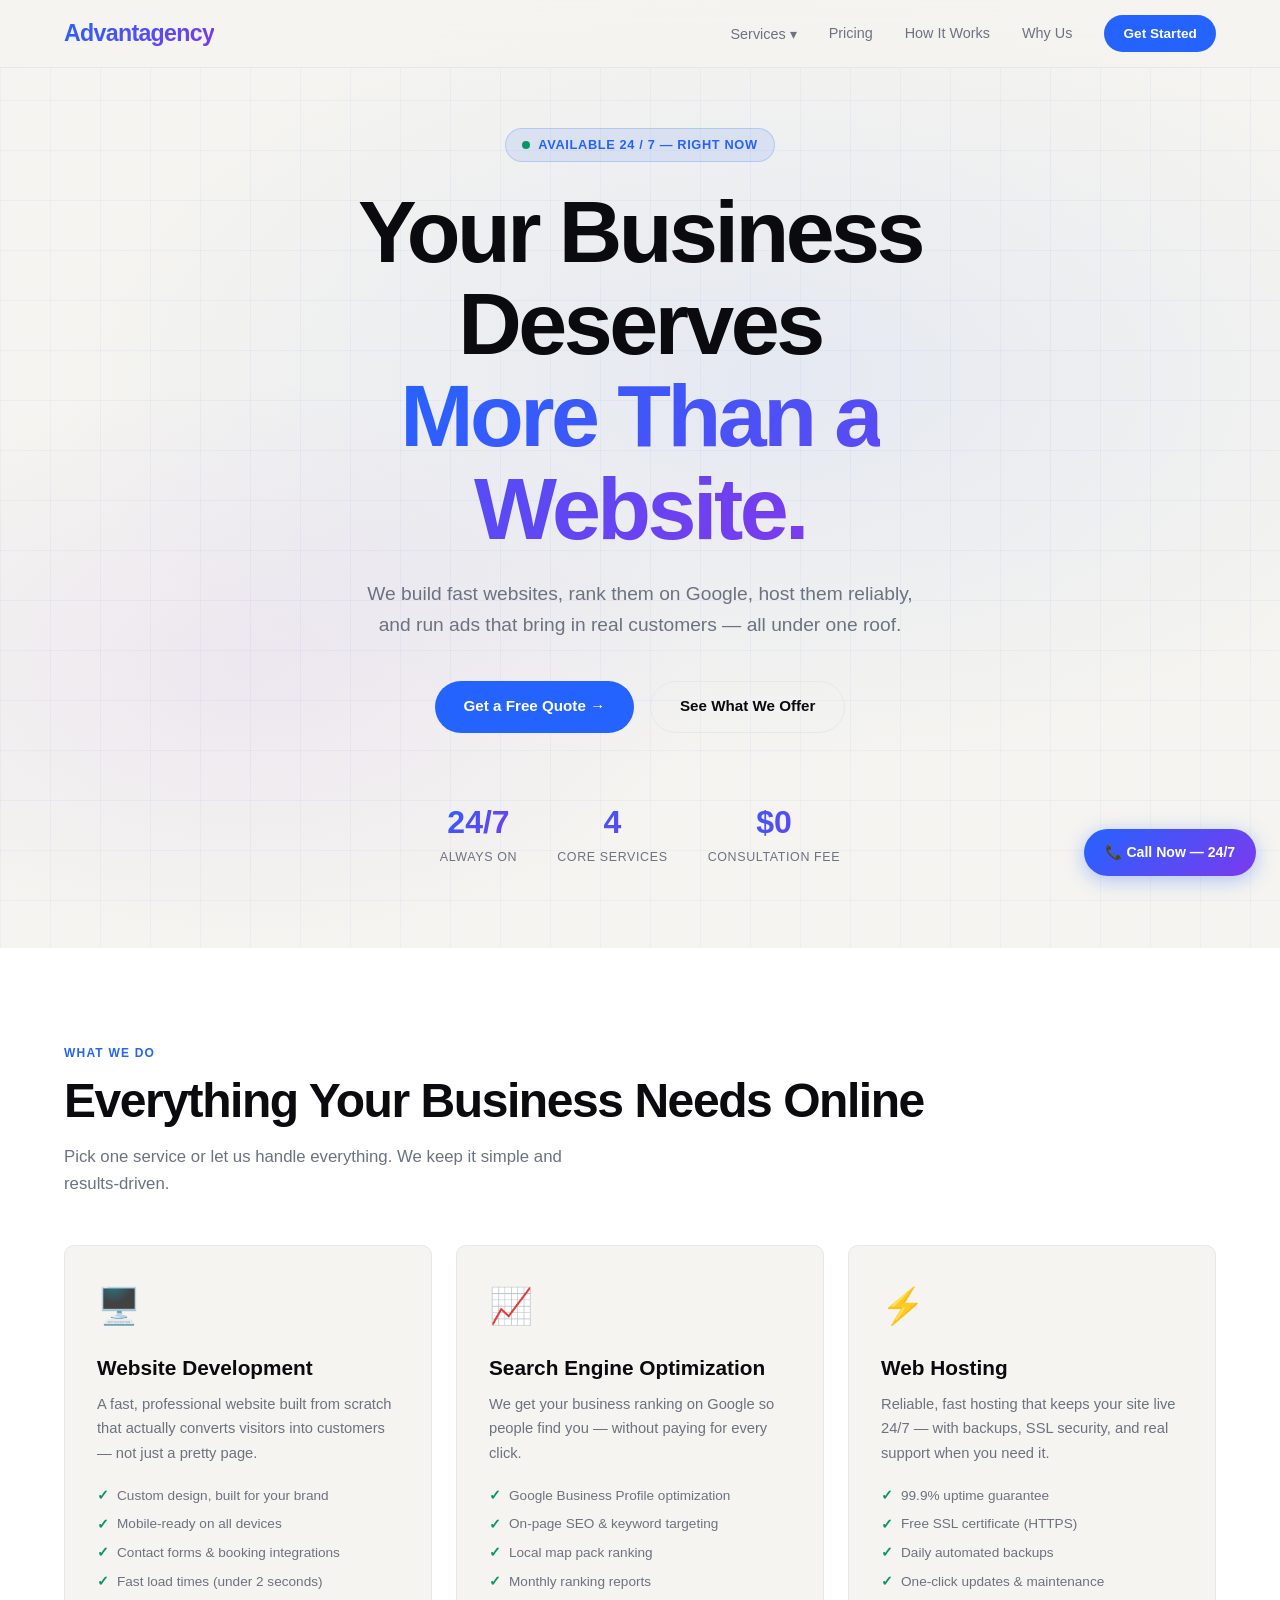
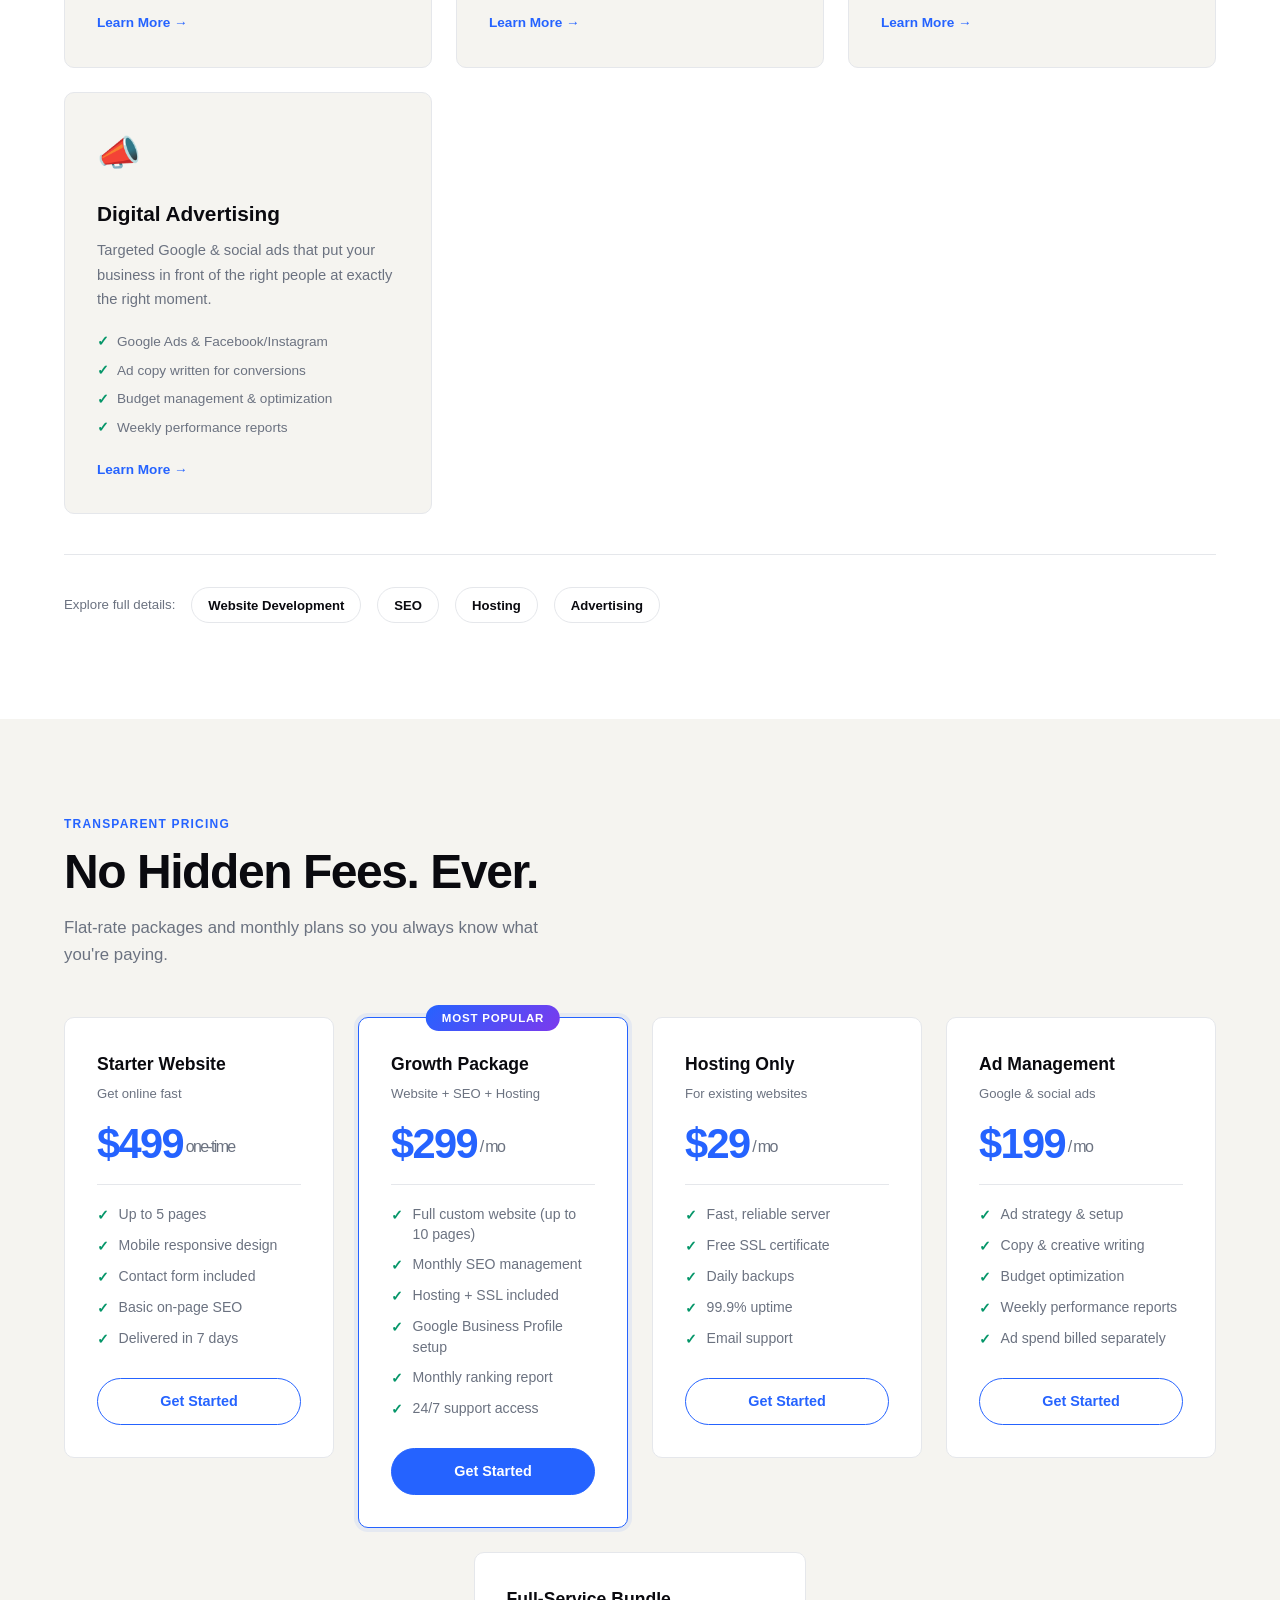
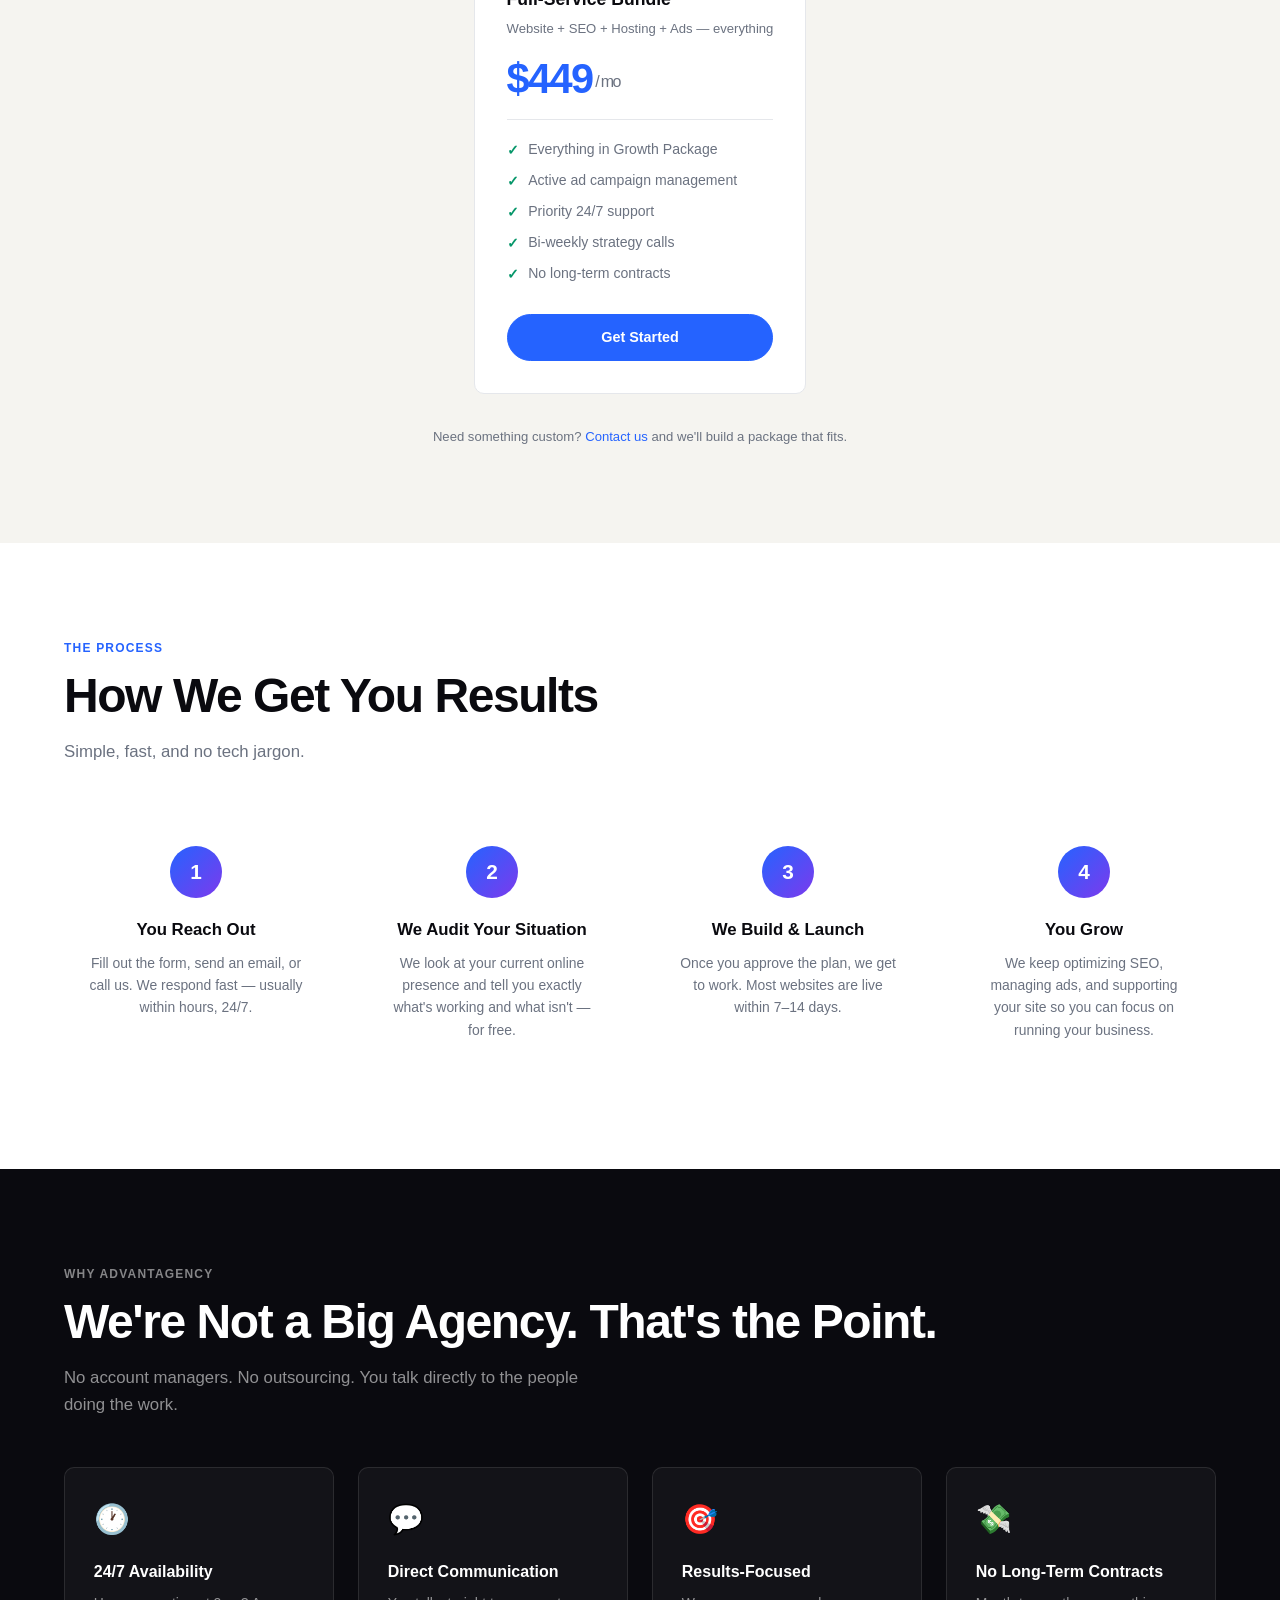
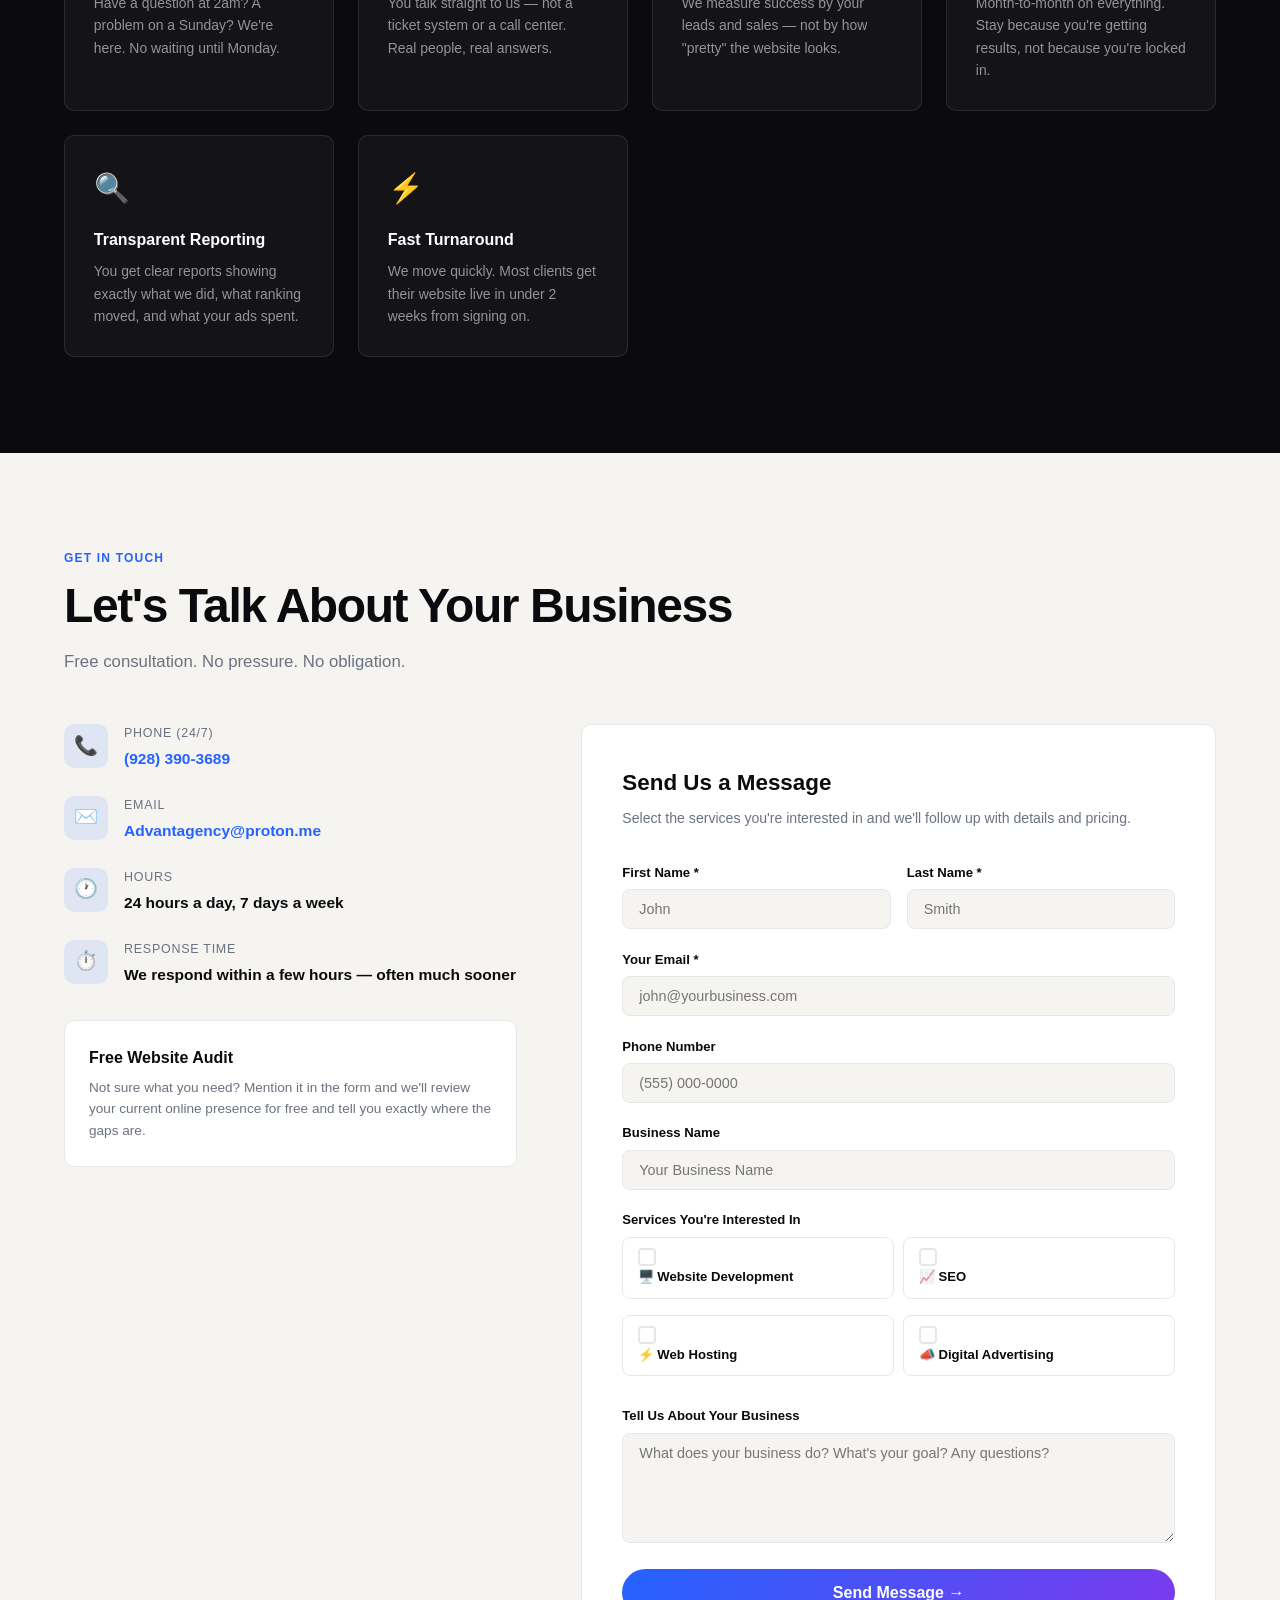
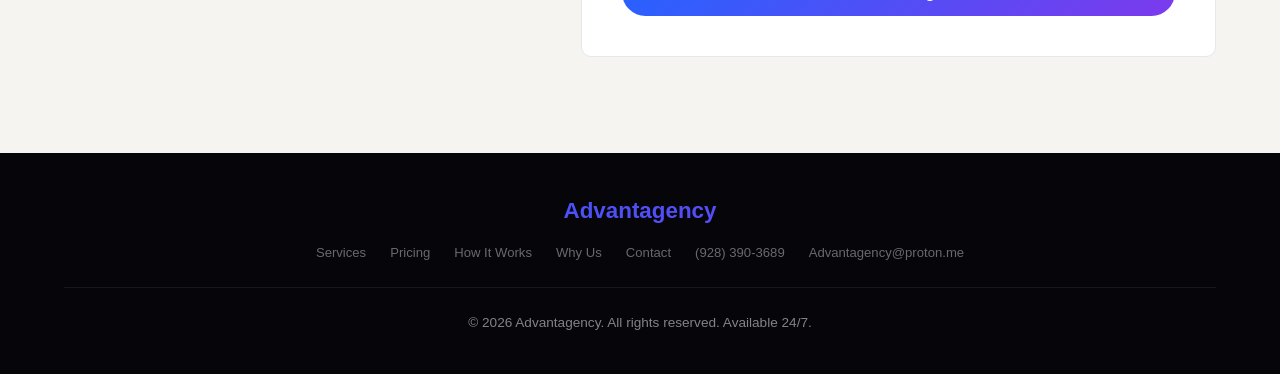
<file: index.html>
<!DOCTYPE html>
<html lang="en">
<head>
  <meta charset="UTF-8" />
  <meta name="viewport" content="width=device-width, initial-scale=1.0" />
  <meta name="google-site-verification" content="wkaRl-4G95Q-BJB6YxEqGeJ7HEYOIULE1aG4z62TIPM" />
  
  <!-- SEO Meta Tags -->
  <title>Advantagency – Web Design, SEO, Hosting & Advertising | Yuma, AZ</title>
  <meta name="description" content="Advantagency offers professional website development, SEO, hosting, and digital advertising services. Available 24/7. Get your business online and growing today." />
  <meta name="keywords" content="website development, SEO, web hosting, digital advertising, local business websites, Yuma AZ web design, affordable SEO, small business marketing" />
  <meta name="author" content="Advantagency" />
  <meta name="robots" content="index, follow" />
  <link rel="canonical" href="https://advantagency.com/" />

  <!-- Open Graph / Facebook -->
  <meta property="og:type" content="website" />
  <meta property="og:url" content="https://advantagency.com/" />
  <meta property="og:title" content="Advantagency – Web Design, SEO, Hosting & Advertising" />
  <meta property="og:description" content="We build websites, rank them on Google, host them, and run ads — all for small businesses. 24/7 available." />
  <meta property="og:image" content="https://advantagency.com/og-image.jpg" />

  <!-- Twitter -->
  <meta name="twitter:card" content="summary_large_image" />
  <meta name="twitter:title" content="Advantagency – Web Design, SEO & Advertising" />
  <meta name="twitter:description" content="Professional websites, SEO, hosting & ads. 24/7 service. Contact us today." />

  <!-- Schema.org Structured Data -->
  <script type="application/ld+json">
  {
    "@context": "https://schema.org",
    "@type": "LocalBusiness",
    "name": "Advantagency",
    "description": "Website development, SEO, hosting, and digital advertising services for local businesses.",
    "telephone": "+19283903689",
    "email": "Advantagency@proton.me",
    "openingHours": "Mo-Su 00:00-24:00",
    "availableLanguage": "English",
    "priceRange": "$$",
    "serviceType": ["Web Design", "SEO", "Web Hosting", "Digital Advertising"]
  }
  </script>

  <style>
    /* ─── DESIGN TOKENS ─────────────────────────────────────────── */
    :root {
      --ink:       #0a0a0f;
      --paper:     #f5f4f0;
      --white:     #ffffff;
      --accent:    #2563ff;
      --accent2:   #7c3aed;
      --muted:     #6b7280;
      --border:    #e5e7eb;
      --success:   #059669;
      --error:     #dc2626;

      --font-display: 'Syne', 'Arial Black', sans-serif;
      --font-body:    'Inter', 'Helvetica Neue', sans-serif;

      --r: 10px;
      --transition: 0.22s cubic-bezier(.4,0,.2,1);
    }

    /* ─── RESET ─────────────────────────────────────────────────── */
    *, *::before, *::after { box-sizing: border-box; margin: 0; padding: 0; }
    html { scroll-behavior: smooth; font-size: 16px; }
    body {
      font-family: var(--font-body);
      background: var(--paper);
      color: var(--ink);
      line-height: 1.6;
      overflow-x: hidden;
    }
    img { max-width: 100%; display: block; }
    a { color: inherit; text-decoration: none; }
    ul { list-style: none; }

    @import url('https://fonts.googleapis.com/css2?family=Syne:wght@700;800&family=Inter:wght@400;500;600&display=swap');

    /* ─── NAV ────────────────────────────────────────────────────── */
    nav {
      position: fixed; top: 0; left: 0; right: 0; z-index: 999;
      display: flex; align-items: center; justify-content: space-between;
      padding: 0 5vw;
      height: 68px;
      background: rgba(245,244,240,0.92);
      backdrop-filter: blur(12px);
      border-bottom: 1px solid var(--border);
      transition: background var(--transition);
    }
    .nav-logo {
      font-family: var(--font-display);
      font-size: 1.45rem;
      font-weight: 800;
      letter-spacing: -0.03em;
      background: linear-gradient(135deg, var(--accent), var(--accent2));
      -webkit-background-clip: text;
      -webkit-text-fill-color: transparent;
    }
    .nav-links { display: flex; gap: 2rem; align-items: center; }
    .nav-links a {
      font-size: 0.9rem;
      font-weight: 500;
      color: var(--muted);
      transition: color var(--transition);
    }
    .nav-links a:hover { color: var(--ink); }
    .nav-cta {
      background: var(--accent);
      color: var(--white) !important;
      padding: 0.45rem 1.2rem;
      border-radius: 50px;
      font-weight: 600 !important;
      font-size: 0.85rem !important;
      transition: background var(--transition), transform var(--transition) !important;
    }
    .nav-cta:hover { background: #1d4ed8 !important; transform: translateY(-1px); }

    .hamburger {
      display: none;
      flex-direction: column;
      gap: 5px;
      cursor: pointer;
      padding: 6px;
    }
    .hamburger span {
      width: 24px; height: 2px;
      background: var(--ink);
      border-radius: 2px;
      transition: var(--transition);
    }
    .mobile-menu {
      display: none;
      position: fixed;
      top: 68px; left: 0; right: 0;
      background: var(--paper);
      border-bottom: 1px solid var(--border);
      z-index: 998;
      flex-direction: column;
      padding: 1.5rem 5vw;
      gap: 1.2rem;
    }
    .mobile-menu.open { display: flex; }
    .mobile-menu a { font-size: 1rem; font-weight: 500; color: var(--ink); }

    /* ─── HERO ───────────────────────────────────────────────────── */
    #hero {
      min-height: 100vh;
      display: flex; align-items: center; justify-content: center;
      padding: 8rem 5vw 5rem;
      position: relative;
      overflow: hidden;
    }
    .hero-bg {
      position: absolute; inset: 0; z-index: 0;
      background: radial-gradient(ellipse 80% 60% at 60% 40%, rgba(37,99,255,0.08) 0%, transparent 70%),
                  radial-gradient(ellipse 60% 50% at 20% 70%, rgba(124,58,237,0.07) 0%, transparent 60%);
    }
    .hero-grid {
      position: absolute; inset: 0; z-index: 0;
      background-image:
        linear-gradient(rgba(37,99,255,0.05) 1px, transparent 1px),
        linear-gradient(90deg, rgba(37,99,255,0.05) 1px, transparent 1px);
      background-size: 50px 50px;
    }
    .hero-content {
      position: relative; z-index: 1;
      max-width: 800px;
      text-align: center;
    }
    .hero-badge {
      display: inline-flex; align-items: center; gap: 0.5rem;
      background: rgba(37,99,255,0.1);
      border: 1px solid rgba(37,99,255,0.2);
      color: var(--accent);
      font-size: 0.8rem;
      font-weight: 600;
      padding: 0.35rem 1rem;
      border-radius: 50px;
      margin-bottom: 1.5rem;
      letter-spacing: 0.05em;
      text-transform: uppercase;
      animation: fadeUp 0.6s ease both;
    }
    .pulse-dot {
      width: 8px; height: 8px;
      background: var(--success);
      border-radius: 50%;
      animation: pulse 2s ease infinite;
    }
    @keyframes pulse {
      0%, 100% { opacity: 1; transform: scale(1); }
      50% { opacity: 0.5; transform: scale(1.4); }
    }
    .hero-h1 {
      font-family: var(--font-display);
      font-size: clamp(2.8rem, 7vw, 5.5rem);
      font-weight: 800;
      line-height: 1.05;
      letter-spacing: -0.04em;
      animation: fadeUp 0.6s 0.1s ease both;
      margin-bottom: 1.5rem;
    }
    .hero-h1 .grad {
      background: linear-gradient(135deg, var(--accent) 0%, var(--accent2) 100%);
      -webkit-background-clip: text;
      -webkit-text-fill-color: transparent;
    }
    .hero-sub {
      font-size: clamp(1rem, 2vw, 1.2rem);
      color: var(--muted);
      max-width: 560px;
      margin: 0 auto 2.5rem;
      animation: fadeUp 0.6s 0.2s ease both;
    }
    .hero-actions {
      display: flex; gap: 1rem; justify-content: center; flex-wrap: wrap;
      animation: fadeUp 0.6s 0.3s ease both;
    }
    .btn {
      display: inline-flex; align-items: center; gap: 0.5rem;
      padding: 0.8rem 1.8rem;
      border-radius: 50px;
      font-weight: 600;
      font-size: 0.95rem;
      transition: all var(--transition);
      cursor: pointer;
      border: none;
    }
    .btn-primary {
      background: var(--accent);
      color: var(--white);
    }
    .btn-primary:hover { background: #1d4ed8; transform: translateY(-2px); box-shadow: 0 8px 24px rgba(37,99,255,0.3); }
    .btn-outline {
      background: transparent;
      color: var(--ink);
      border: 1.5px solid var(--border);
    }
    .btn-outline:hover { border-color: var(--accent); color: var(--accent); transform: translateY(-2px); }
    .hero-stats {
      display: flex; gap: 2.5rem; justify-content: center; flex-wrap: wrap;
      margin-top: 4rem;
      animation: fadeUp 0.6s 0.4s ease both;
    }
    .hero-stat { text-align: center; }
    .hero-stat-num {
      font-family: var(--font-display);
      font-size: 2rem;
      font-weight: 800;
      background: linear-gradient(135deg, var(--accent), var(--accent2));
      -webkit-background-clip: text;
      -webkit-text-fill-color: transparent;
    }
    .hero-stat-label { font-size: 0.78rem; color: var(--muted); text-transform: uppercase; letter-spacing: 0.05em; }

    @keyframes fadeUp {
      from { opacity: 0; transform: translateY(20px); }
      to { opacity: 1; transform: translateY(0); }
    }

    /* ─── SECTIONS SHARED ────────────────────────────────────────── */
    section { padding: 6rem 5vw; }
    .section-label {
      font-size: 0.75rem;
      font-weight: 700;
      text-transform: uppercase;
      letter-spacing: 0.1em;
      color: var(--accent);
      margin-bottom: 0.75rem;
    }
    .section-title {
      font-family: var(--font-display);
      font-size: clamp(2rem, 4vw, 3rem);
      font-weight: 800;
      letter-spacing: -0.03em;
      line-height: 1.1;
      margin-bottom: 1rem;
    }
    .section-sub {
      color: var(--muted);
      font-size: 1.05rem;
      max-width: 520px;
      margin-bottom: 3rem;
    }

    /* ─── SERVICES ───────────────────────────────────────────────── */
    #services { background: var(--white); }
    .services-grid {
      display: grid;
      grid-template-columns: repeat(auto-fit, minmax(280px, 1fr));
      gap: 1.5rem;
    }
    .service-card {
      background: var(--paper);
      border: 1.5px solid var(--border);
      border-radius: var(--r);
      padding: 2rem;
      transition: all var(--transition);
      position: relative;
      overflow: hidden;
      cursor: default;
    }
    .service-card::before {
      content: '';
      position: absolute;
      top: 0; left: 0; right: 0;
      height: 3px;
      background: linear-gradient(90deg, var(--accent), var(--accent2));
      transform: scaleX(0);
      transform-origin: left;
      transition: transform var(--transition);
    }
    .service-card:hover { border-color: var(--accent); transform: translateY(-4px); box-shadow: 0 16px 40px rgba(37,99,255,0.1); }
    .service-card:hover::before { transform: scaleX(1); }
    .service-icon {
      font-size: 2.2rem;
      margin-bottom: 1rem;
    }
    .service-name {
      font-family: var(--font-display);
      font-size: 1.3rem;
      font-weight: 800;
      margin-bottom: 0.5rem;
    }
    .service-desc {
      color: var(--muted);
      font-size: 0.92rem;
      line-height: 1.65;
      margin-bottom: 1.2rem;
    }
    .service-bullets { display: flex; flex-direction: column; gap: 0.35rem; }
    .service-bullet {
      display: flex; align-items: center; gap: 0.5rem;
      font-size: 0.85rem; color: var(--muted);
    }
    .service-bullet::before {
      content: '✓';
      color: var(--success);
      font-weight: 700;
      font-size: 0.9rem;
    }
    .service-learn-more {
      display: inline-flex;
      align-items: center;
      margin-top: 1.2rem;
      font-size: 0.85rem;
      font-weight: 600;
      color: var(--accent);
      transition: gap var(--transition), opacity var(--transition);
      gap: 0.25rem;
    }
    .service-learn-more:hover { opacity: 0.75; gap: 0.5rem; }
    .service-card { cursor: default; }

    .services-browse {
      display: flex;
      align-items: center;
      gap: 1rem;
      flex-wrap: wrap;
      margin-top: 2.5rem;
      padding-top: 2rem;
      border-top: 1px solid var(--border);
      font-size: 0.83rem;
    }
    .services-browse span { color: var(--muted); font-weight: 500; }
    .services-browse a {
      background: var(--white);
      border: 1.5px solid var(--border);
      color: var(--ink);
      padding: 0.4rem 1rem;
      border-radius: 50px;
      font-weight: 600;
      font-size: 0.82rem;
      transition: all var(--transition);
    }
    .services-browse a:hover { border-color: var(--accent); color: var(--accent); transform: translateY(-1px); }

    /* ─── NAV DROPDOWN ───────────────────────────────────────────── */
    .nav-dropdown { position: relative; }
    .nav-dropdown-trigger { cursor: pointer; }
    .nav-dropdown-menu {
      display: none;
      position: absolute;
      top: calc(100% + 12px);
      left: 50%;
      transform: translateX(-50%);
      background: var(--white);
      border: 1.5px solid var(--border);
      border-radius: var(--r);
      box-shadow: 0 8px 32px rgba(0,0,0,0.1);
      min-width: 220px;
      z-index: 1000;
      overflow: hidden;
    }
    .nav-dropdown-menu::before {
      content: '';
      position: absolute;
      top: -6px; left: 50%;
      transform: translateX(-50%);
      width: 10px; height: 10px;
      background: var(--white);
      border-left: 1.5px solid var(--border);
      border-top: 1.5px solid var(--border);
      transform: translateX(-50%) rotate(45deg);
    }
    .nav-dropdown-menu a {
      display: block;
      padding: 0.7rem 1.2rem;
      font-size: 0.88rem;
      font-weight: 500;
      color: var(--ink) !important;
      border-bottom: 1px solid var(--border);
      transition: background var(--transition), color var(--transition);
    }
    .nav-dropdown-menu a:last-child { border-bottom: none; }
    .nav-dropdown-menu a:hover { background: rgba(37,99,255,0.06); color: var(--accent) !important; }
    .nav-dropdown.open .nav-dropdown-menu { display: block; animation: fadeUp 0.15s ease; }

    /* ─── PRICING ────────────────────────────────────────────────── */
    #pricing { background: var(--paper); }
    .pricing-grid {
      display: grid;
      grid-template-columns: repeat(auto-fit, minmax(260px, 1fr));
      gap: 1.5rem;
      align-items: start;
    }
    .pricing-card {
      background: var(--white);
      border: 1.5px solid var(--border);
      border-radius: var(--r);
      padding: 2rem;
      transition: all var(--transition);
      position: relative;
    }
    .pricing-card.featured {
      border-color: var(--accent);
      box-shadow: 0 0 0 4px rgba(37,99,255,0.08);
    }
    .pricing-badge {
      position: absolute;
      top: -13px; left: 50%;
      transform: translateX(-50%);
      background: linear-gradient(135deg, var(--accent), var(--accent2));
      color: white;
      font-size: 0.72rem;
      font-weight: 700;
      padding: 0.25rem 1rem;
      border-radius: 50px;
      text-transform: uppercase;
      letter-spacing: 0.07em;
      white-space: nowrap;
    }
    .pricing-card:hover { transform: translateY(-4px); box-shadow: 0 16px 40px rgba(0,0,0,0.07); }
    .pricing-name {
      font-family: var(--font-display);
      font-size: 1.1rem;
      font-weight: 800;
      margin-bottom: 0.3rem;
    }
    .pricing-tagline { font-size: 0.82rem; color: var(--muted); margin-bottom: 1.2rem; }
    .pricing-price {
      font-family: var(--font-display);
      font-size: 2.6rem;
      font-weight: 800;
      letter-spacing: -0.04em;
      color: var(--accent);
      line-height: 1;
    }
    .pricing-price span { font-size: 1rem; font-weight: 500; color: var(--muted); vertical-align: bottom; line-height: 2.2; }
    .pricing-divider { height: 1px; background: var(--border); margin: 1.2rem 0; }
    .pricing-features { display: flex; flex-direction: column; gap: 0.6rem; margin-bottom: 1.8rem; }
    .pricing-feature {
      display: flex; align-items: flex-start; gap: 0.6rem;
      font-size: 0.88rem; color: var(--muted); line-height: 1.45;
    }
    .pricing-feature .check {
      color: var(--success);
      font-weight: 700;
      flex-shrink: 0;
      margin-top: 1px;
    }
    .btn-full { display: block; width: 100%; text-align: center; }
    .btn-accent-outline {
      background: transparent;
      border: 1.5px solid var(--accent);
      color: var(--accent);
      border-radius: 50px;
      padding: 0.7rem 1.5rem;
      font-weight: 600;
      font-size: 0.9rem;
      transition: all var(--transition);
      cursor: pointer;
    }
    .btn-accent-outline:hover { background: var(--accent); color: white; }
    .btn-accent-solid {
      background: var(--accent);
      border: 1.5px solid var(--accent);
      color: white;
      border-radius: 50px;
      padding: 0.7rem 1.5rem;
      font-weight: 600;
      font-size: 0.9rem;
      transition: all var(--transition);
      cursor: pointer;
    }
    .btn-accent-solid:hover { background: #1d4ed8; }

    /* ─── HOW IT WORKS ───────────────────────────────────────────── */
    #process { background: var(--white); }
    .process-steps {
      display: grid;
      grid-template-columns: repeat(auto-fit, minmax(220px, 1fr));
      gap: 2rem;
      position: relative;
    }
    .process-step {
      text-align: center;
      padding: 2rem 1.5rem;
      opacity: 0;
      transform: translateY(20px);
      transition: opacity 0.5s ease, transform 0.5s ease;
    }
    .process-step.visible { opacity: 1; transform: none; }
    .step-num {
      width: 52px; height: 52px;
      border-radius: 50%;
      background: linear-gradient(135deg, var(--accent), var(--accent2));
      color: white;
      font-family: var(--font-display);
      font-size: 1.3rem;
      font-weight: 800;
      display: flex; align-items: center; justify-content: center;
      margin: 0 auto 1.2rem;
    }
    .step-title {
      font-family: var(--font-display);
      font-size: 1.05rem;
      font-weight: 800;
      margin-bottom: 0.5rem;
    }
    .step-desc { font-size: 0.87rem; color: var(--muted); }

    /* ─── CONTACT ────────────────────────────────────────────────── */
    #contact { background: var(--paper); }
    .contact-wrap {
      display: grid;
      grid-template-columns: 1fr 1.4fr;
      gap: 4rem;
      align-items: start;
    }
    .contact-info { }
    .contact-info-item {
      display: flex; align-items: flex-start; gap: 1rem;
      margin-bottom: 1.5rem;
    }
    .contact-icon {
      width: 44px; height: 44px;
      background: rgba(37,99,255,0.1);
      border-radius: 10px;
      display: flex; align-items: center; justify-content: center;
      font-size: 1.2rem;
      flex-shrink: 0;
    }
    .contact-info-label { font-size: 0.78rem; color: var(--muted); text-transform: uppercase; letter-spacing: 0.06em; margin-bottom: 0.2rem; }
    .contact-info-value { font-weight: 600; font-size: 0.97rem; }
    .contact-info-value a { color: var(--accent); }
    .contact-info-value a:hover { text-decoration: underline; }

    /* ─── CONTACT FORM ───────────────────────────────────────────── */
    .contact-form {
      background: var(--white);
      border: 1.5px solid var(--border);
      border-radius: var(--r);
      padding: 2.5rem;
    }
    .form-title {
      font-family: var(--font-display);
      font-size: 1.4rem;
      font-weight: 800;
      margin-bottom: 0.4rem;
    }
    .form-sub { font-size: 0.88rem; color: var(--muted); margin-bottom: 2rem; }

    .form-row { display: grid; grid-template-columns: 1fr 1fr; gap: 1rem; }
    .form-group { margin-bottom: 1.2rem; }
    .form-group label {
      display: block;
      font-size: 0.82rem;
      font-weight: 600;
      margin-bottom: 0.4rem;
      color: var(--ink);
    }
    .form-group input, .form-group textarea, .form-group select {
      width: 100%;
      padding: 0.7rem 1rem;
      border: 1.5px solid var(--border);
      border-radius: 8px;
      font-family: var(--font-body);
      font-size: 0.9rem;
      color: var(--ink);
      background: var(--paper);
      transition: border-color var(--transition), box-shadow var(--transition);
      outline: none;
      appearance: none;
    }
    .form-group input:focus, .form-group textarea:focus, .form-group select:focus {
      border-color: var(--accent);
      box-shadow: 0 0 0 3px rgba(37,99,255,0.12);
    }
    .form-group textarea { resize: vertical; min-height: 110px; }

    /* Service checkboxes */
    .service-checks {
      display: grid;
      grid-template-columns: 1fr 1fr;
      gap: 0.6rem;
      margin-bottom: 1.4rem;
    }
    .service-check-label {
      display: flex; align-items: center; gap: 0.6rem;
      padding: 0.65rem 0.9rem;
      border: 1.5px solid var(--border);
      border-radius: 8px;
      cursor: pointer;
      font-size: 0.85rem;
      font-weight: 500;
      transition: all var(--transition);
      user-select: none;
    }
    .service-check-label:hover { border-color: var(--accent); background: rgba(37,99,255,0.04); }
    .service-check-label input[type="checkbox"] { display: none; }
    .service-check-label.selected {
      border-color: var(--accent);
      background: rgba(37,99,255,0.08);
      color: var(--accent);
    }
    .check-box {
      width: 18px; height: 18px;
      border: 2px solid var(--border);
      border-radius: 4px;
      display: flex; align-items: center; justify-content: center;
      transition: all var(--transition);
      flex-shrink: 0;
      font-size: 0.7rem;
    }
    .service-check-label.selected .check-box {
      background: var(--accent);
      border-color: var(--accent);
      color: white;
    }

    .submit-btn {
      width: 100%;
      padding: 0.9rem;
      background: linear-gradient(135deg, var(--accent), var(--accent2));
      color: white;
      border: none;
      border-radius: 50px;
      font-family: var(--font-body);
      font-size: 1rem;
      font-weight: 600;
      cursor: pointer;
      transition: all var(--transition);
      display: flex; align-items: center; justify-content: center; gap: 0.5rem;
    }
    .submit-btn:hover { transform: translateY(-2px); box-shadow: 0 10px 30px rgba(37,99,255,0.3); }
    .submit-btn:disabled { opacity: 0.6; cursor: not-allowed; transform: none; }

    .form-msg {
      margin-top: 1rem;
      padding: 0.8rem 1rem;
      border-radius: 8px;
      font-size: 0.88rem;
      font-weight: 500;
      display: none;
    }
    .form-msg.success { background: rgba(5,150,105,0.1); color: var(--success); border: 1px solid rgba(5,150,105,0.2); display: block; }
    .form-msg.error { background: rgba(220,38,38,0.1); color: var(--error); border: 1px solid rgba(220,38,38,0.2); display: block; }

    /* ─── WHY US ─────────────────────────────────────────────────── */
    #why { background: var(--ink); color: var(--white); }
    #why .section-label { color: rgba(255,255,255,0.5); }
    #why .section-title { color: var(--white); }
    #why .section-sub { color: rgba(255,255,255,0.55); }
    .why-grid {
      display: grid;
      grid-template-columns: repeat(auto-fit, minmax(240px, 1fr));
      gap: 1.5rem;
    }
    .why-card {
      background: rgba(255,255,255,0.04);
      border: 1px solid rgba(255,255,255,0.1);
      border-radius: var(--r);
      padding: 1.8rem;
      transition: all var(--transition);
    }
    .why-card:hover { background: rgba(255,255,255,0.07); border-color: rgba(37,99,255,0.4); transform: translateY(-3px); }
    .why-icon { font-size: 1.8rem; margin-bottom: 1rem; }
    .why-title { font-family: var(--font-display); font-size: 1rem; font-weight: 800; margin-bottom: 0.5rem; }
    .why-desc { font-size: 0.87rem; color: rgba(255,255,255,0.55); line-height: 1.6; }

    /* ─── FOOTER ─────────────────────────────────────────────────── */
    footer {
      background: #06060a;
      color: rgba(255,255,255,0.5);
      text-align: center;
      padding: 2.5rem 5vw;
      font-size: 0.85rem;
    }
    .footer-logo {
      font-family: var(--font-display);
      font-size: 1.4rem;
      font-weight: 800;
      background: linear-gradient(135deg, var(--accent), var(--accent2));
      -webkit-background-clip: text;
      -webkit-text-fill-color: transparent;
      margin-bottom: 0.8rem;
    }
    .footer-links { display: flex; gap: 1.5rem; justify-content: center; flex-wrap: wrap; margin-bottom: 1.5rem; }
    .footer-links a { color: rgba(255,255,255,0.4); font-size: 0.82rem; transition: color var(--transition); }
    .footer-links a:hover { color: rgba(255,255,255,0.85); }
    .footer-bottom { border-top: 1px solid rgba(255,255,255,0.07); padding-top: 1.5rem; margin-top: 1.5rem; }

    /* ─── SCROLL REVEAL ──────────────────────────────────────────── */
    .reveal {
      opacity: 0;
      transform: translateY(24px);
      transition: opacity 0.6s ease, transform 0.6s ease;
    }
    .reveal.visible { opacity: 1; transform: none; }

    /* ─── RESPONSIVE ─────────────────────────────────────────────── */
    @media (max-width: 768px) {
      .nav-links { display: none; }
      .hamburger { display: flex; }
      .contact-wrap { grid-template-columns: 1fr; gap: 2rem; }
      .form-row { grid-template-columns: 1fr; }
      .service-checks { grid-template-columns: 1fr; }
      section { padding: 4rem 5vw; }
    }

    @media (max-width: 480px) {
      .hero-stats { gap: 1.5rem; }
      .pricing-grid { grid-template-columns: 1fr; }
    }

    /* ─── FLOATING CTA ───────────────────────────────────────────── */
    .float-cta {
      position: fixed;
      bottom: 1.5rem;
      right: 1.5rem;
      z-index: 900;
      display: flex;
      flex-direction: column;
      align-items: flex-end;
      gap: 0.6rem;
    }
    .float-btn {
      background: linear-gradient(135deg, var(--accent), var(--accent2));
      color: white;
      border: none;
      border-radius: 50px;
      padding: 0.75rem 1.3rem;
      font-family: var(--font-body);
      font-size: 0.88rem;
      font-weight: 600;
      cursor: pointer;
      box-shadow: 0 4px 20px rgba(37,99,255,0.35);
      transition: all var(--transition);
      display: flex; align-items: center; gap: 0.5rem;
      text-decoration: none;
    }
    .float-btn:hover { transform: translateY(-2px); box-shadow: 0 8px 28px rgba(37,99,255,0.45); }
  </style>
</head>
<body>

<!-- NAVIGATION -->
<nav id="mainNav" role="navigation" aria-label="Main navigation">
  <div class="nav-logo">Advantagency</div>
  <div class="nav-links">
    <div class="nav-dropdown" id="servicesDropdown">
      <a href="#services" class="nav-dropdown-trigger" onclick="toggleDropdown(event)">Services ▾</a>
      <div class="nav-dropdown-menu" id="dropdownMenu">
        <a href="website-development.html">🖥️ Website Development</a>
        <a href="seo.html">📈 SEO</a>
        <a href="hosting.html">⚡ Web Hosting</a>
        <a href="advertising.html">📣 Advertising</a>
      </div>
    </div>
    <a href="#pricing">Pricing</a>
    <a href="#process">How It Works</a>
    <a href="#why">Why Us</a>
    <a href="#contact" class="nav-cta">Get Started</a>
  </div>
  <div class="hamburger" id="hamburger" aria-label="Open menu" role="button" tabindex="0">
    <span></span><span></span><span></span>
  </div>
</nav>
<div class="mobile-menu" id="mobileMenu">
  <a href="#services" onclick="closeMobile()">Services Overview</a>
  <a href="website-development.html" onclick="closeMobile()" style="padding-left:1rem;font-size:0.9rem;color:var(--muted);">🖥️ Website Development</a>
  <a href="seo.html" onclick="closeMobile()" style="padding-left:1rem;font-size:0.9rem;color:var(--muted);">📈 SEO</a>
  <a href="hosting.html" onclick="closeMobile()" style="padding-left:1rem;font-size:0.9rem;color:var(--muted);">⚡ Web Hosting</a>
  <a href="advertising.html" onclick="closeMobile()" style="padding-left:1rem;font-size:0.9rem;color:var(--muted);">📣 Advertising</a>
  <a href="#pricing" onclick="closeMobile()">Pricing</a>
  <a href="#process" onclick="closeMobile()">How It Works</a>
  <a href="#why" onclick="closeMobile()">Why Us</a>
  <a href="#contact" onclick="closeMobile()">Get Started</a>
</div>

<!-- HERO -->
<section id="hero" aria-label="Hero">
  <div class="hero-bg"></div>
  <div class="hero-grid"></div>
  <div class="hero-content">
    <div class="hero-badge">
      <span class="pulse-dot"></span>
      Available 24 / 7 — Right Now
    </div>
    <h1 class="hero-h1">
      Your Business Deserves<br>
      <span class="grad">More Than a Website.</span>
    </h1>
    <p class="hero-sub">
      We build fast websites, rank them on Google, host them reliably, and run ads that bring in real customers — all under one roof.
    </p>
    <div class="hero-actions">
      <a href="#contact" class="btn btn-primary">Get a Free Quote →</a>
      <a href="#services" class="btn btn-outline">See What We Offer</a>
    </div>
    <div class="hero-stats">
      <div class="hero-stat">
        <div class="hero-stat-num">24/7</div>
        <div class="hero-stat-label">Always On</div>
      </div>
      <div class="hero-stat">
        <div class="hero-stat-num">4</div>
        <div class="hero-stat-label">Core Services</div>
      </div>
      <div class="hero-stat">
        <div class="hero-stat-num">$0</div>
        <div class="hero-stat-label">Consultation Fee</div>
      </div>
    </div>
  </div>
</section>

<!-- SERVICES -->
<section id="services" aria-label="Services">
  <div class="section-label">What We Do</div>
  <h2 class="section-title reveal">Everything Your Business Needs Online</h2>
  <p class="section-sub reveal">Pick one service or let us handle everything. We keep it simple and results-driven.</p>
  <div class="services-grid">

    <article class="service-card reveal" aria-label="Website Development service">
      <div class="service-icon">🖥️</div>
      <div class="service-name">Website Development</div>
      <p class="service-desc">A fast, professional website built from scratch that actually converts visitors into customers — not just a pretty page.</p>
      <div class="service-bullets">
        <div class="service-bullet">Custom design, built for your brand</div>
        <div class="service-bullet">Mobile-ready on all devices</div>
        <div class="service-bullet">Contact forms & booking integrations</div>
        <div class="service-bullet">Fast load times (under 2 seconds)</div>
      </div>
      <a href="website-development.html" class="service-learn-more">Learn More →</a>
    </article>

    <article class="service-card reveal" aria-label="SEO service">
      <div class="service-icon">📈</div>
      <div class="service-name">Search Engine Optimization</div>
      <p class="service-desc">We get your business ranking on Google so people find you — without paying for every click.</p>
      <div class="service-bullets">
        <div class="service-bullet">Google Business Profile optimization</div>
        <div class="service-bullet">On-page SEO & keyword targeting</div>
        <div class="service-bullet">Local map pack ranking</div>
        <div class="service-bullet">Monthly ranking reports</div>
      </div>
      <a href="seo.html" class="service-learn-more">Learn More →</a>
    </article>

    <article class="service-card reveal" aria-label="Web Hosting service">
      <div class="service-icon">⚡</div>
      <div class="service-name">Web Hosting</div>
      <p class="service-desc">Reliable, fast hosting that keeps your site live 24/7 — with backups, SSL security, and real support when you need it.</p>
      <div class="service-bullets">
        <div class="service-bullet">99.9% uptime guarantee</div>
        <div class="service-bullet">Free SSL certificate (HTTPS)</div>
        <div class="service-bullet">Daily automated backups</div>
        <div class="service-bullet">One-click updates & maintenance</div>
      </div>
      <a href="hosting.html" class="service-learn-more">Learn More →</a>
    </article>

    <article class="service-card reveal" aria-label="Digital Advertising service">
      <div class="service-icon">📣</div>
      <div class="service-name">Digital Advertising</div>
      <p class="service-desc">Targeted Google & social ads that put your business in front of the right people at exactly the right moment.</p>
      <div class="service-bullets">
        <div class="service-bullet">Google Ads & Facebook/Instagram</div>
        <div class="service-bullet">Ad copy written for conversions</div>
        <div class="service-bullet">Budget management & optimization</div>
        <div class="service-bullet">Weekly performance reports</div>
      </div>
      <a href="advertising.html" class="service-learn-more">Learn More →</a>
    </article>

  </div>
  <div class="services-browse reveal">
    <span>Explore full details:</span>
    <a href="website-development.html">Website Development</a>
    <a href="seo.html">SEO</a>
    <a href="hosting.html">Hosting</a>
    <a href="advertising.html">Advertising</a>
  </div>
</section>

<!-- PRICING -->
<section id="pricing" aria-label="Pricing">
  <div class="section-label">Transparent Pricing</div>
  <h2 class="section-title reveal">No Hidden Fees. Ever.</h2>
  <p class="section-sub reveal">Flat-rate packages and monthly plans so you always know what you're paying.</p>
  <div class="pricing-grid">

    <div class="pricing-card reveal">
      <div class="pricing-name">Starter Website</div>
      <div class="pricing-tagline">Get online fast</div>
      <div class="pricing-price">$499<span> one-time</span></div>
      <div class="pricing-divider"></div>
      <div class="pricing-features">
        <div class="pricing-feature"><span class="check">✓</span> Up to 5 pages</div>
        <div class="pricing-feature"><span class="check">✓</span> Mobile responsive design</div>
        <div class="pricing-feature"><span class="check">✓</span> Contact form included</div>
        <div class="pricing-feature"><span class="check">✓</span> Basic on-page SEO</div>
        <div class="pricing-feature"><span class="check">✓</span> Delivered in 7 days</div>
      </div>
      <a href="#contact" class="btn-accent-outline btn-full">Get Started</a>
    </div>

    <div class="pricing-card featured reveal">
      <div class="pricing-badge">Most Popular</div>
      <div class="pricing-name">Growth Package</div>
      <div class="pricing-tagline">Website + SEO + Hosting</div>
      <div class="pricing-price">$299<span> / mo</span></div>
      <div class="pricing-divider"></div>
      <div class="pricing-features">
        <div class="pricing-feature"><span class="check">✓</span> Full custom website (up to 10 pages)</div>
        <div class="pricing-feature"><span class="check">✓</span> Monthly SEO management</div>
        <div class="pricing-feature"><span class="check">✓</span> Hosting + SSL included</div>
        <div class="pricing-feature"><span class="check">✓</span> Google Business Profile setup</div>
        <div class="pricing-feature"><span class="check">✓</span> Monthly ranking report</div>
        <div class="pricing-feature"><span class="check">✓</span> 24/7 support access</div>
      </div>
      <a href="#contact" class="btn-accent-solid btn-full">Get Started</a>
    </div>

    <div class="pricing-card reveal">
      <div class="pricing-name">Hosting Only</div>
      <div class="pricing-tagline">For existing websites</div>
      <div class="pricing-price">$29<span> / mo</span></div>
      <div class="pricing-divider"></div>
      <div class="pricing-features">
        <div class="pricing-feature"><span class="check">✓</span> Fast, reliable server</div>
        <div class="pricing-feature"><span class="check">✓</span> Free SSL certificate</div>
        <div class="pricing-feature"><span class="check">✓</span> Daily backups</div>
        <div class="pricing-feature"><span class="check">✓</span> 99.9% uptime</div>
        <div class="pricing-feature"><span class="check">✓</span> Email support</div>
      </div>
      <a href="#contact" class="btn-accent-outline btn-full">Get Started</a>
    </div>

    <div class="pricing-card reveal">
      <div class="pricing-name">Ad Management</div>
      <div class="pricing-tagline">Google & social ads</div>
      <div class="pricing-price">$199<span> / mo</span></div>
      <div class="pricing-divider"></div>
      <div class="pricing-features">
        <div class="pricing-feature"><span class="check">✓</span> Ad strategy & setup</div>
        <div class="pricing-feature"><span class="check">✓</span> Copy & creative writing</div>
        <div class="pricing-feature"><span class="check">✓</span> Budget optimization</div>
        <div class="pricing-feature"><span class="check">✓</span> Weekly performance reports</div>
        <div class="pricing-feature"><span class="check">✓</span> Ad spend billed separately</div>
      </div>
      <a href="#contact" class="btn-accent-outline btn-full">Get Started</a>
    </div>

    <div class="pricing-card reveal" style="grid-column: 1 / -1; max-width: 500px; margin: 0 auto;">
      <div class="pricing-name">Full-Service Bundle</div>
      <div class="pricing-tagline">Website + SEO + Hosting + Ads — everything</div>
      <div class="pricing-price">$449<span> / mo</span></div>
      <div class="pricing-divider"></div>
      <div class="pricing-features">
        <div class="pricing-feature"><span class="check">✓</span> Everything in Growth Package</div>
        <div class="pricing-feature"><span class="check">✓</span> Active ad campaign management</div>
        <div class="pricing-feature"><span class="check">✓</span> Priority 24/7 support</div>
        <div class="pricing-feature"><span class="check">✓</span> Bi-weekly strategy calls</div>
        <div class="pricing-feature"><span class="check">✓</span> No long-term contracts</div>
      </div>
      <a href="#contact" class="btn-accent-solid btn-full">Get Started</a>
    </div>

  </div>
  <p style="text-align:center; color: var(--muted); font-size: 0.82rem; margin-top: 2rem;">Need something custom? <a href="#contact" style="color: var(--accent);">Contact us</a> and we'll build a package that fits.</p>
</section>

<!-- HOW IT WORKS -->
<section id="process" aria-label="How it works">
  <div class="section-label">The Process</div>
  <h2 class="section-title reveal">How We Get You Results</h2>
  <p class="section-sub reveal">Simple, fast, and no tech jargon.</p>
  <div class="process-steps">
    <div class="process-step">
      <div class="step-num">1</div>
      <div class="step-title">You Reach Out</div>
      <p class="step-desc">Fill out the form, send an email, or call us. We respond fast — usually within hours, 24/7.</p>
    </div>
    <div class="process-step">
      <div class="step-num">2</div>
      <div class="step-title">We Audit Your Situation</div>
      <p class="step-desc">We look at your current online presence and tell you exactly what's working and what isn't — for free.</p>
    </div>
    <div class="process-step">
      <div class="step-num">3</div>
      <div class="step-title">We Build & Launch</div>
      <p class="step-desc">Once you approve the plan, we get to work. Most websites are live within 7–14 days.</p>
    </div>
    <div class="process-step">
      <div class="step-num">4</div>
      <div class="step-title">You Grow</div>
      <p class="step-desc">We keep optimizing SEO, managing ads, and supporting your site so you can focus on running your business.</p>
    </div>
  </div>
</section>

<!-- WHY US -->
<section id="why" aria-label="Why choose Advantagency">
  <div class="section-label">Why Advantagency</div>
  <h2 class="section-title reveal">We're Not a Big Agency. That's the Point.</h2>
  <p class="section-sub reveal">No account managers. No outsourcing. You talk directly to the people doing the work.</p>
  <div class="why-grid">
    <div class="why-card reveal">
      <div class="why-icon">🕐</div>
      <div class="why-title">24/7 Availability</div>
      <p class="why-desc">Have a question at 2am? A problem on a Sunday? We're here. No waiting until Monday.</p>
    </div>
    <div class="why-card reveal">
      <div class="why-icon">💬</div>
      <div class="why-title">Direct Communication</div>
      <p class="why-desc">You talk straight to us — not a ticket system or a call center. Real people, real answers.</p>
    </div>
    <div class="why-card reveal">
      <div class="why-icon">🎯</div>
      <div class="why-title">Results-Focused</div>
      <p class="why-desc">We measure success by your leads and sales — not by how "pretty" the website looks.</p>
    </div>
    <div class="why-card reveal">
      <div class="why-icon">💸</div>
      <div class="why-title">No Long-Term Contracts</div>
      <p class="why-desc">Month-to-month on everything. Stay because you're getting results, not because you're locked in.</p>
    </div>
    <div class="why-card reveal">
      <div class="why-icon">🔍</div>
      <div class="why-title">Transparent Reporting</div>
      <p class="why-desc">You get clear reports showing exactly what we did, what ranking moved, and what your ads spent.</p>
    </div>
    <div class="why-card reveal">
      <div class="why-icon">⚡</div>
      <div class="why-title">Fast Turnaround</div>
      <p class="why-desc">We move quickly. Most clients get their website live in under 2 weeks from signing on.</p>
    </div>
  </div>
</section>

<!-- CONTACT -->
<section id="contact" aria-label="Contact form">
  <div class="section-label">Get in Touch</div>
  <h2 class="section-title reveal">Let's Talk About Your Business</h2>
  <p class="section-sub reveal">Free consultation. No pressure. No obligation.</p>

  <div class="contact-wrap">

    <!-- INFO SIDE -->
    <div class="contact-info reveal">
      <div class="contact-info-item">
        <div class="contact-icon">📞</div>
        <div>
          <div class="contact-info-label">Phone (24/7)</div>
          <div class="contact-info-value"><a href="tel:+19283903689">(928) 390-3689</a></div>
        </div>
      </div>
      <div class="contact-info-item">
        <div class="contact-icon">✉️</div>
        <div>
          <div class="contact-info-label">Email</div>
          <div class="contact-info-value"><a href="mailto:Advantagency@proton.me">Advantagency@proton.me</a></div>
        </div>
      </div>
      <div class="contact-info-item">
        <div class="contact-icon">🕐</div>
        <div>
          <div class="contact-info-label">Hours</div>
          <div class="contact-info-value">24 hours a day, 7 days a week</div>
        </div>
      </div>
      <div class="contact-info-item">
        <div class="contact-icon">⏱️</div>
        <div>
          <div class="contact-info-label">Response Time</div>
          <div class="contact-info-value">We respond within a few hours — often much sooner</div>
        </div>
      </div>

      <div style="margin-top: 2rem; padding: 1.5rem; background: var(--white); border-radius: var(--r); border: 1.5px solid var(--border);">
        <div style="font-family: var(--font-display); font-size: 1rem; font-weight: 800; margin-bottom: 0.4rem;">Free Website Audit</div>
        <p style="font-size: 0.85rem; color: var(--muted); line-height: 1.6;">Not sure what you need? Mention it in the form and we'll review your current online presence for free and tell you exactly where the gaps are.</p>
      </div>
    </div>

    <!-- FORM SIDE -->
    <div class="contact-form reveal" role="form" aria-label="Contact form">
      <div class="form-title">Send Us a Message</div>
      <p class="form-sub">Select the services you're interested in and we'll follow up with details and pricing.</p>

      <div class="form-row">
        <div class="form-group">
          <label for="fname">First Name *</label>
          <input type="text" id="fname" name="fname" placeholder="John" required autocomplete="given-name" />
        </div>
        <div class="form-group">
          <label for="lname">Last Name *</label>
          <input type="text" id="lname" name="lname" placeholder="Smith" required autocomplete="family-name" />
        </div>
      </div>

      <div class="form-group">
        <label for="email">Your Email *</label>
        <input type="email" id="email" name="email" placeholder="john@yourbusiness.com" required autocomplete="email" />
      </div>

      <div class="form-group">
        <label for="phone">Phone Number</label>
        <input type="tel" id="phone" name="phone" placeholder="(555) 000-0000" autocomplete="tel" />
      </div>

      <div class="form-group">
        <label for="business">Business Name</label>
        <input type="text" id="business" name="business" placeholder="Your Business Name" />
      </div>

      <div class="form-group">
        <label>Services You're Interested In</label>
        <div class="service-checks" id="serviceChecks">
          <label class="service-check-label" onclick="toggleCheck(this)">
            <input type="checkbox" name="services" value="Website Development" />
            <span class="check-box"></span>
            🖥️ Website Development
          </label>
          <label class="service-check-label" onclick="toggleCheck(this)">
            <input type="checkbox" name="services" value="SEO" />
            <span class="check-box"></span>
            📈 SEO
          </label>
          <label class="service-check-label" onclick="toggleCheck(this)">
            <input type="checkbox" name="services" value="Web Hosting" />
            <span class="check-box"></span>
            ⚡ Web Hosting
          </label>
          <label class="service-check-label" onclick="toggleCheck(this)">
            <input type="checkbox" name="services" value="Digital Advertising" />
            <span class="check-box"></span>
            📣 Digital Advertising
          </label>
        </div>
      </div>

      <div class="form-group">
        <label for="message">Tell Us About Your Business</label>
        <textarea id="message" name="message" placeholder="What does your business do? What's your goal? Any questions?"></textarea>
      </div>

      <button type="button" class="submit-btn" id="submitBtn" onclick="submitForm()">
        <span id="submitText">Send Message →</span>
      </button>

      <div class="form-msg" id="formMsg"></div>
    </div>

  </div>
</section>

<!-- FOOTER -->
<footer role="contentinfo">
  <div class="footer-logo">Advantagency</div>
  <div class="footer-links">
    <a href="#services">Services</a>
    <a href="#pricing">Pricing</a>
    <a href="#process">How It Works</a>
    <a href="#why">Why Us</a>
    <a href="#contact">Contact</a>
    <a href="tel:+19283903689">(928) 390-3689</a>
    <a href="mailto:Advantagency@proton.me">Advantagency@proton.me</a>
  </div>
  <div class="footer-bottom">
    <p>&copy; <span id="year"></span> Advantagency. All rights reserved. Available 24/7.</p>
  </div>
</footer>

<!-- FLOATING CTA -->
<div class="float-cta" aria-hidden="true">
  <a href="tel:+19283903689" class="float-btn">📞 Call Now — 24/7</a>
</div>

<script>
  // Year
  document.getElementById('year').textContent = new Date().getFullYear();

  // Hamburger menu
  const hamburger = document.getElementById('hamburger');
  const mobileMenu = document.getElementById('mobileMenu');
  hamburger.addEventListener('click', () => {
    mobileMenu.classList.toggle('open');
  });
  hamburger.addEventListener('keydown', e => {
    if (e.key === 'Enter' || e.key === ' ') mobileMenu.classList.toggle('open');
  });
  function closeMobile() { mobileMenu.classList.remove('open'); }

  // Services dropdown
  function toggleDropdown(e) {
    e.preventDefault();
    const dd = document.getElementById('servicesDropdown');
    dd.classList.toggle('open');
  }
  document.addEventListener('click', (e) => {
    const dd = document.getElementById('servicesDropdown');
    if (!dd.contains(e.target)) dd.classList.remove('open');
  });

  // Scroll reveal
  const reveals = document.querySelectorAll('.reveal, .process-step');
  const observer = new IntersectionObserver((entries) => {
    entries.forEach((entry, i) => {
      if (entry.isIntersecting) {
        setTimeout(() => entry.target.classList.add('visible'), i * 80);
        observer.unobserve(entry.target);
      }
    });
  }, { threshold: 0.12 });
  reveals.forEach(el => observer.observe(el));

  // Service checkboxes
  function toggleCheck(label) {
    const cb = label.querySelector('input[type="checkbox"]');
    const box = label.querySelector('.check-box');
    cb.checked = !cb.checked;
    if (cb.checked) {
      label.classList.add('selected');
      box.textContent = '✓';
    } else {
      label.classList.remove('selected');
      box.textContent = '';
    }
  }

  // Collect selected services
  function getSelectedServices() {
    const checked = document.querySelectorAll('#serviceChecks input[type="checkbox"]:checked');
    return Array.from(checked).map(c => c.value);
  }

  // Submit form — mailto fallback (works without a server)
  function submitForm() {
    const fname    = document.getElementById('fname').value.trim();
    const lname    = document.getElementById('lname').value.trim();
    const email    = document.getElementById('email').value.trim();
    const phone    = document.getElementById('phone').value.trim();
    const business = document.getElementById('business').value.trim();
    const message  = document.getElementById('message').value.trim();
    const services = getSelectedServices();
    const btn      = document.getElementById('submitBtn');
    const msgEl    = document.getElementById('formMsg');

    // Validation
    if (!fname || !lname || !email) {
      msgEl.className = 'form-msg error';
      msgEl.textContent = 'Please fill in your name and email before sending.';
      return;
    }
    const emailRe = /^[^\s@]+@[^\s@]+\.[^\s@]+$/;
    if (!emailRe.test(email)) {
      msgEl.className = 'form-msg error';
      msgEl.textContent = 'That email address doesn\'t look right. Please double-check it.';
      return;
    }

    // Build email body
    const serviceList = services.length ? services.join(', ') : 'None selected';
    const body = [
      `New inquiry from Advantagency website`,
      ``,
      `Name: ${fname} ${lname}`,
      `Email: ${email}`,
      `Phone: ${phone || 'Not provided'}`,
      `Business: ${business || 'Not provided'}`,
      ``,
      `Services Interested In: ${serviceList}`,
      ``,
      `Message:`,
      message || '(none)',
    ].join('\n');

    const subject = encodeURIComponent(`New Inquiry from ${fname} ${lname} — Advantagency`);
    const encodedBody = encodeURIComponent(body);
    const mailtoLink = `mailto:Advantagency@proton.me?subject=${subject}&body=${encodedBody}`;

    // Open mailto
    window.location.href = mailtoLink;

    // Show success
    msgEl.className = 'form-msg success';
    msgEl.textContent = '✓ Your email client just opened with the message ready to send. Hit Send and we\'ll get back to you fast!';
    btn.disabled = true;
    btn.querySelector('#submitText').textContent = '✓ Message Ready to Send';

    setTimeout(() => {
      btn.disabled = false;
      btn.querySelector('#submitText').textContent = 'Send Message →';
    }, 6000);
  }

  // Active nav link on scroll
  const sections = document.querySelectorAll('section[id]');
  const navLinks = document.querySelectorAll('.nav-links a');
  window.addEventListener('scroll', () => {
    let current = '';
    sections.forEach(s => {
      if (window.scrollY >= s.offsetTop - 100) current = s.id;
    });
    navLinks.forEach(a => {
      a.style.color = a.getAttribute('href') === '#' + current ? 'var(--accent)' : '';
    });
  });

  // Smooth scroll for all internal links
  document.querySelectorAll('a[href^="#"]').forEach(a => {
    a.addEventListener('click', e => {
      const target = document.querySelector(a.getAttribute('href'));
      if (target) {
        e.preventDefault();
        target.scrollIntoView({ behavior: 'smooth', block: 'start' });
      }
    });
  });
</script>
</body>
</html>
</file>
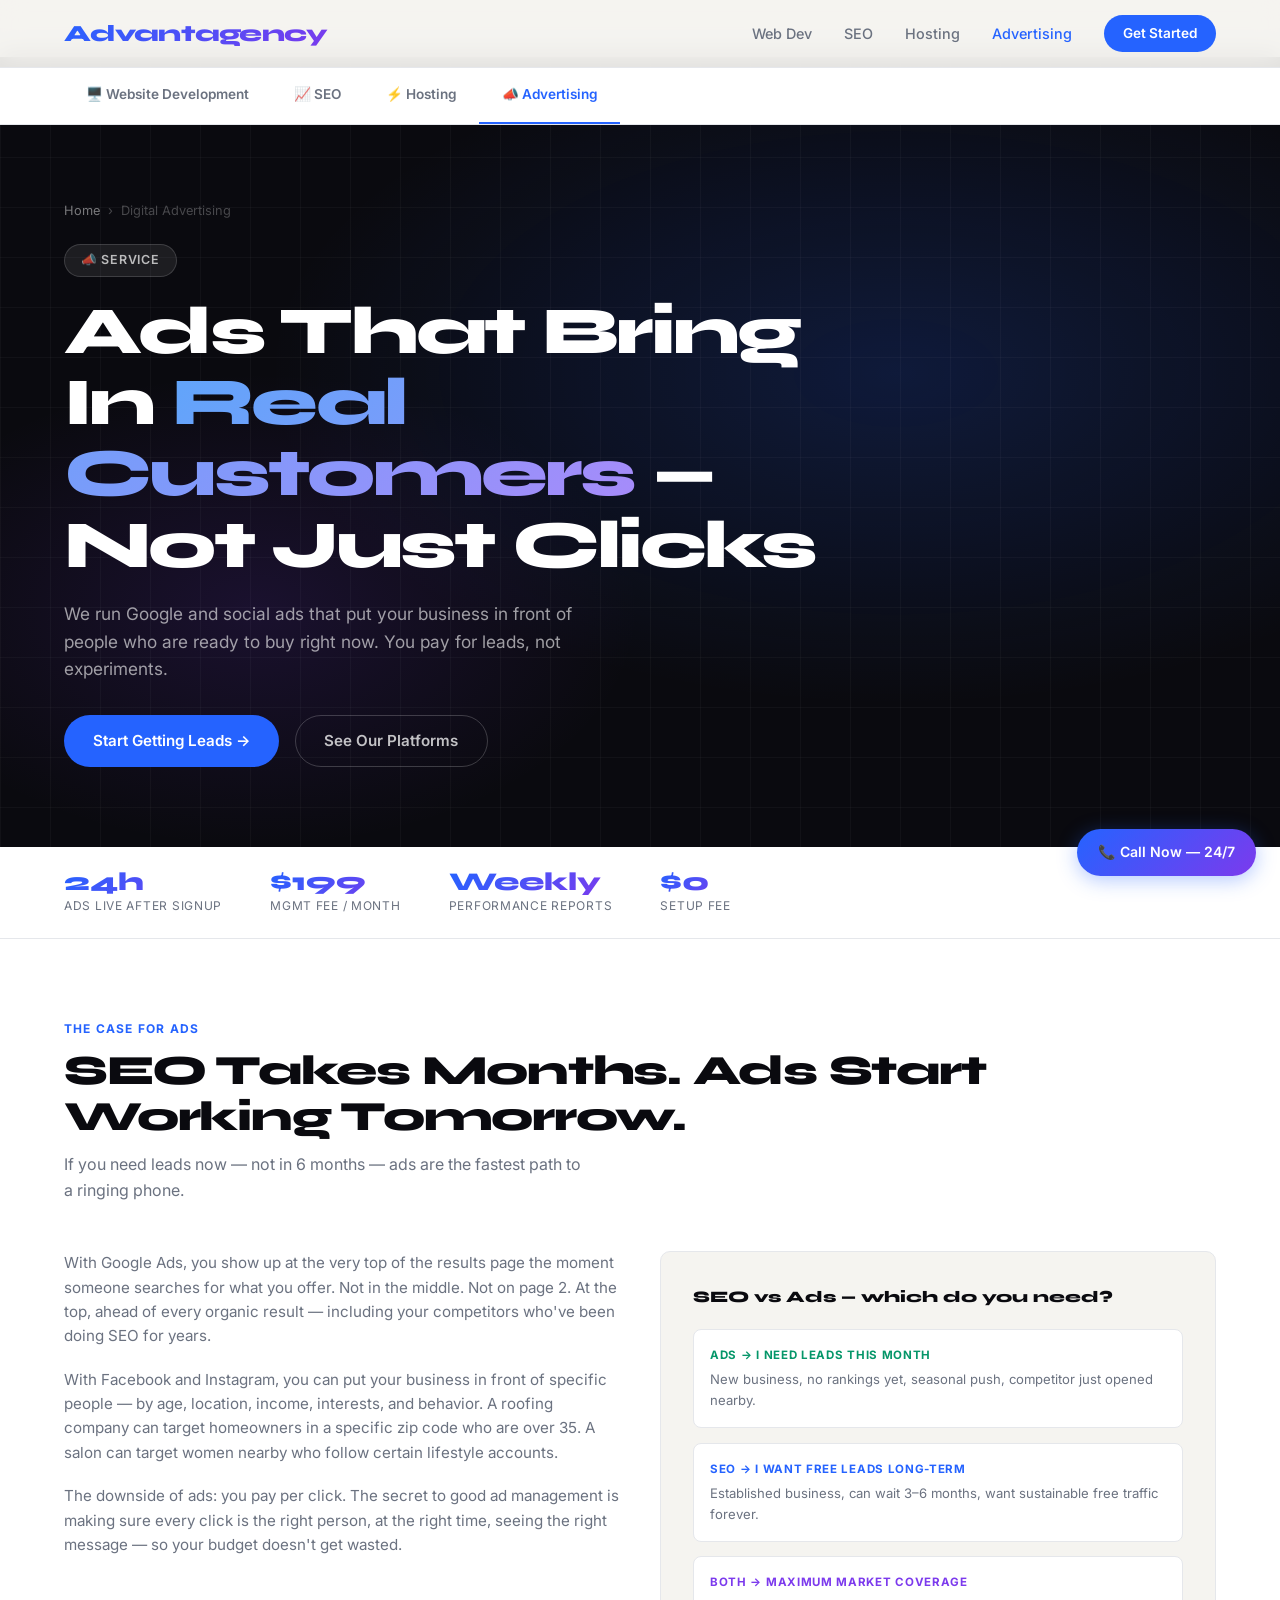
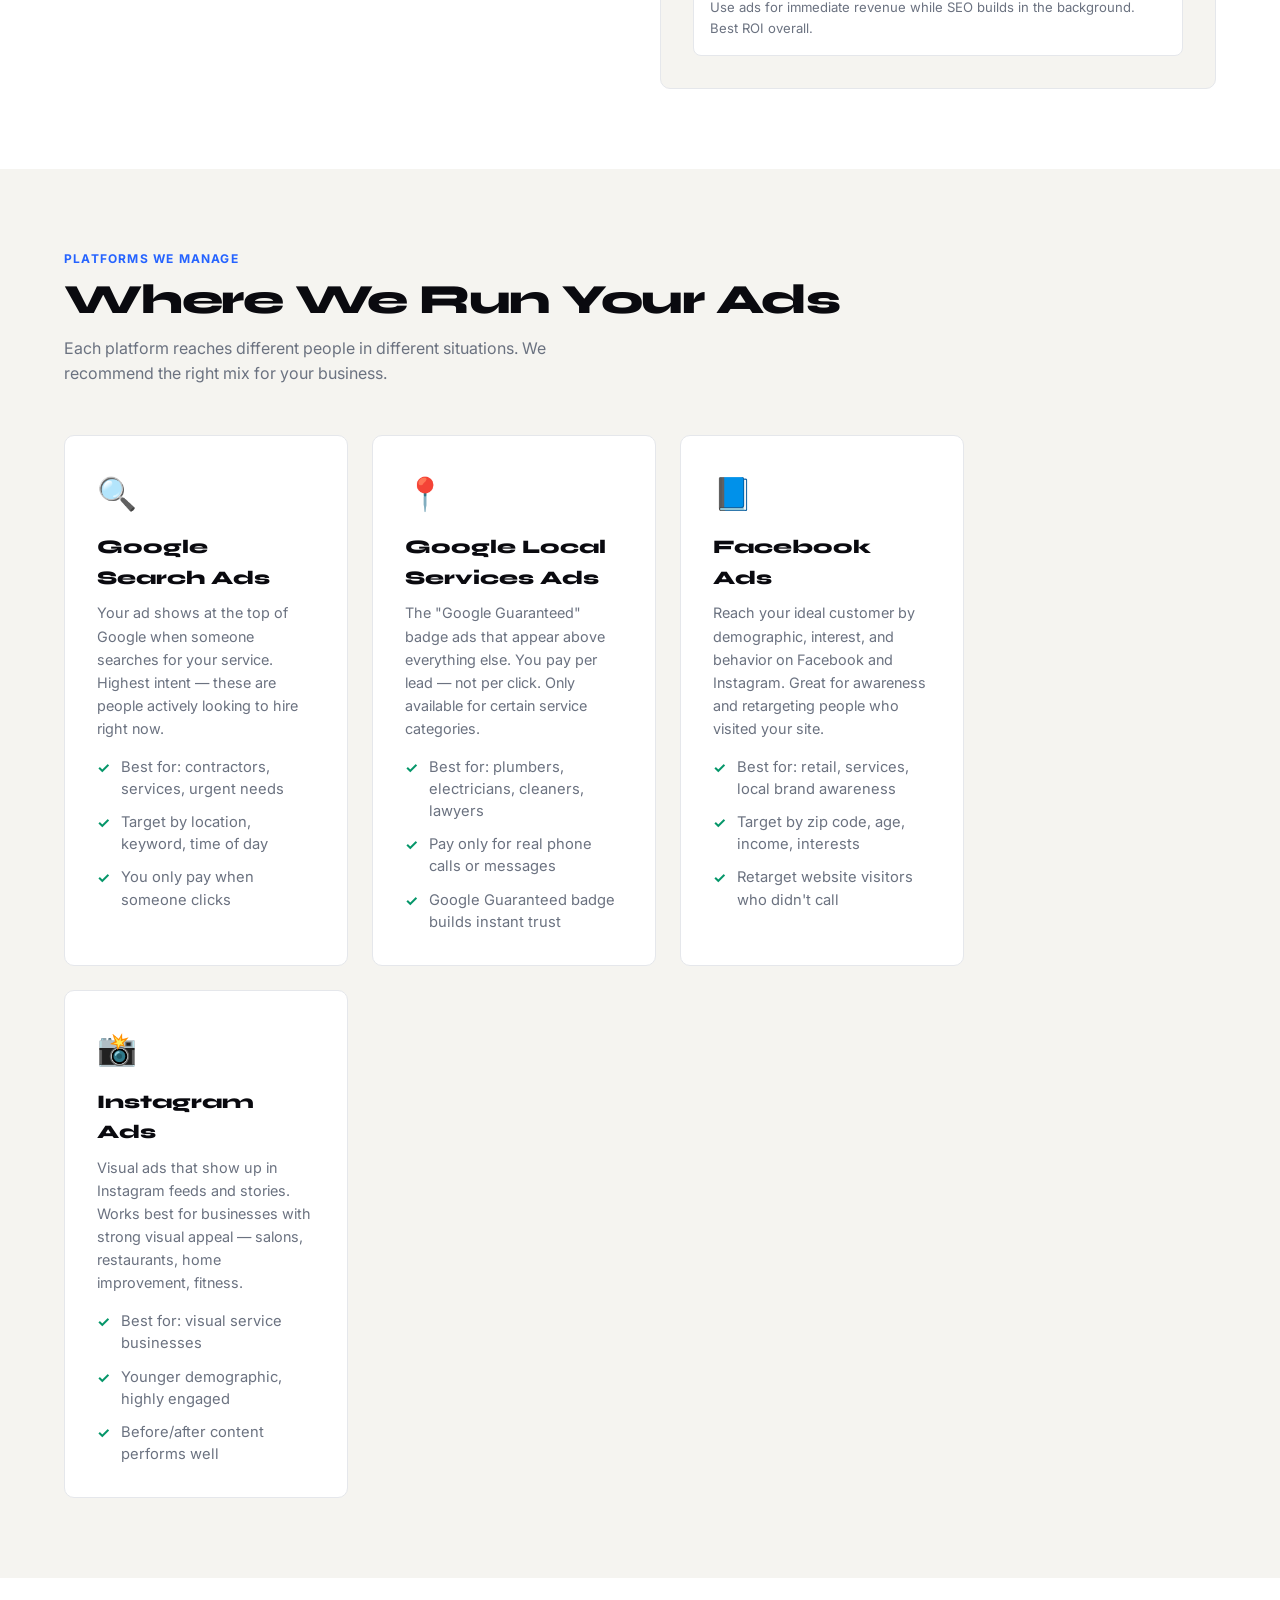
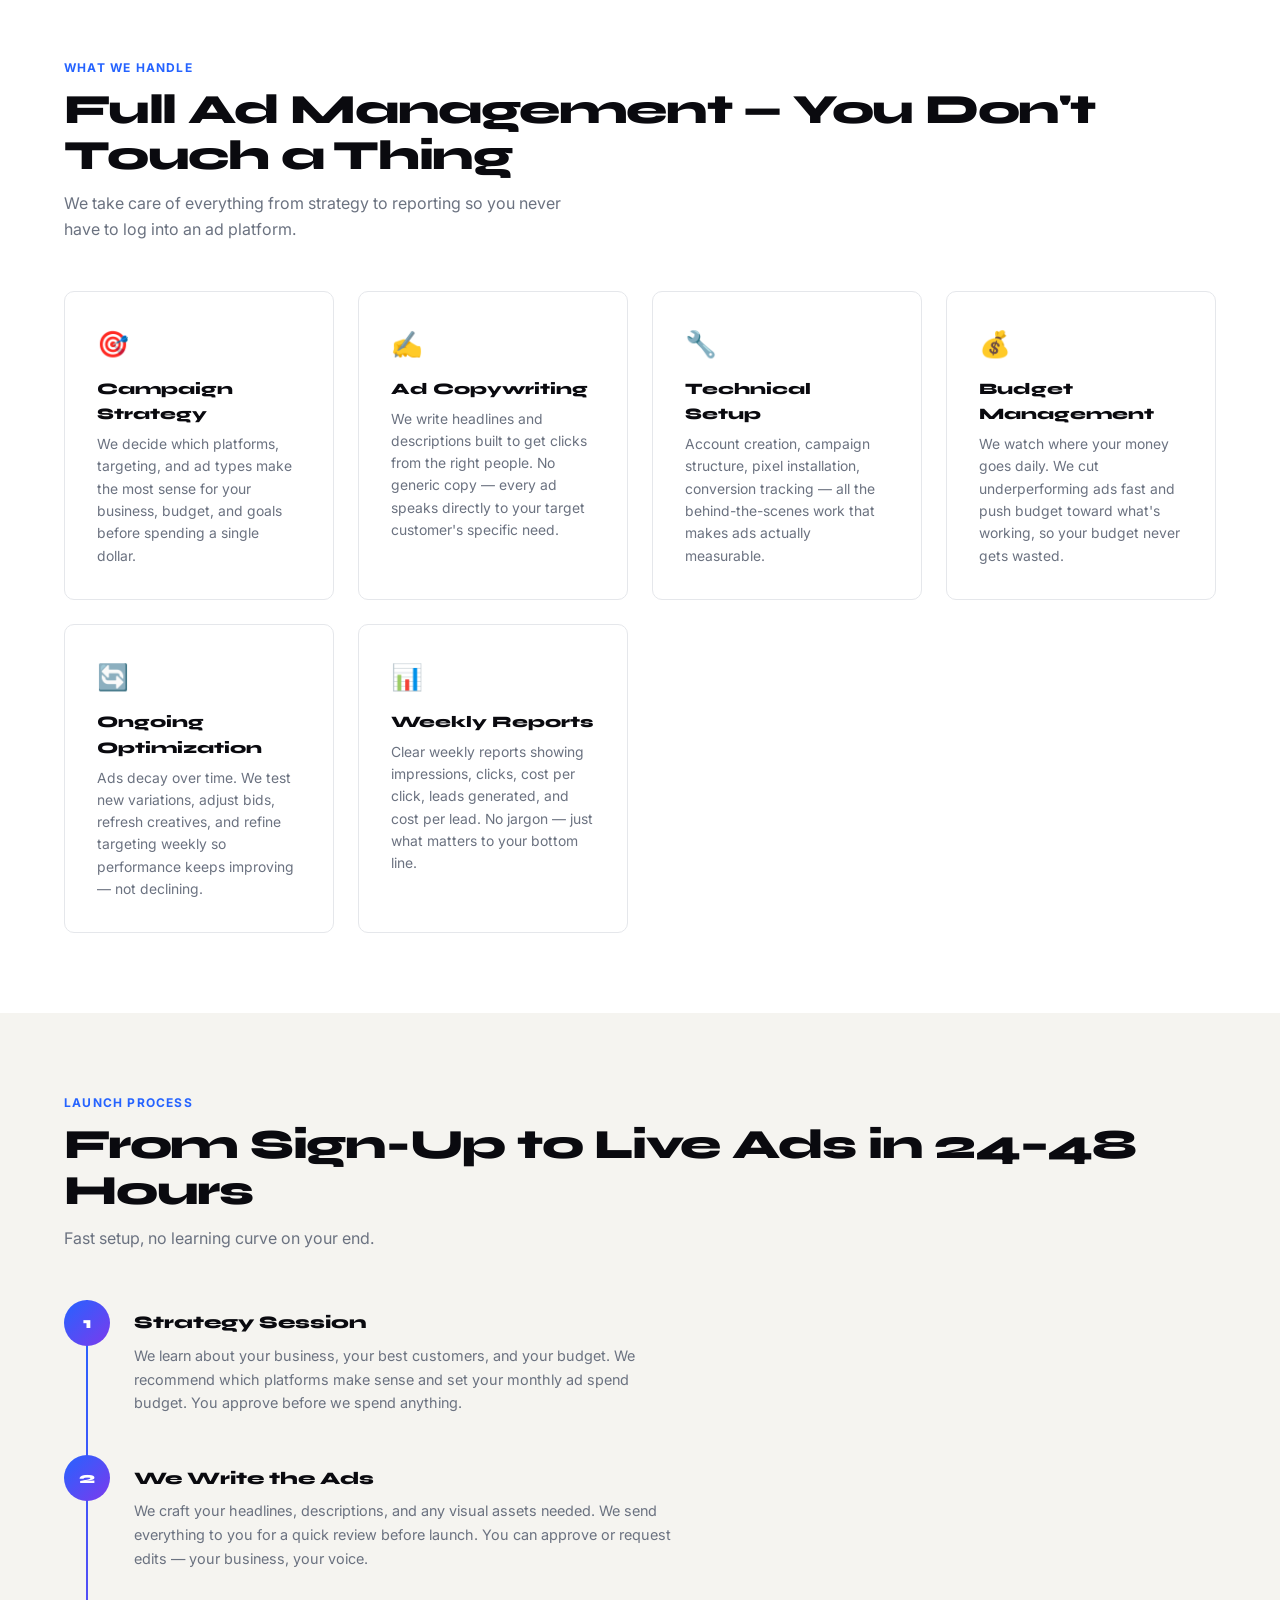
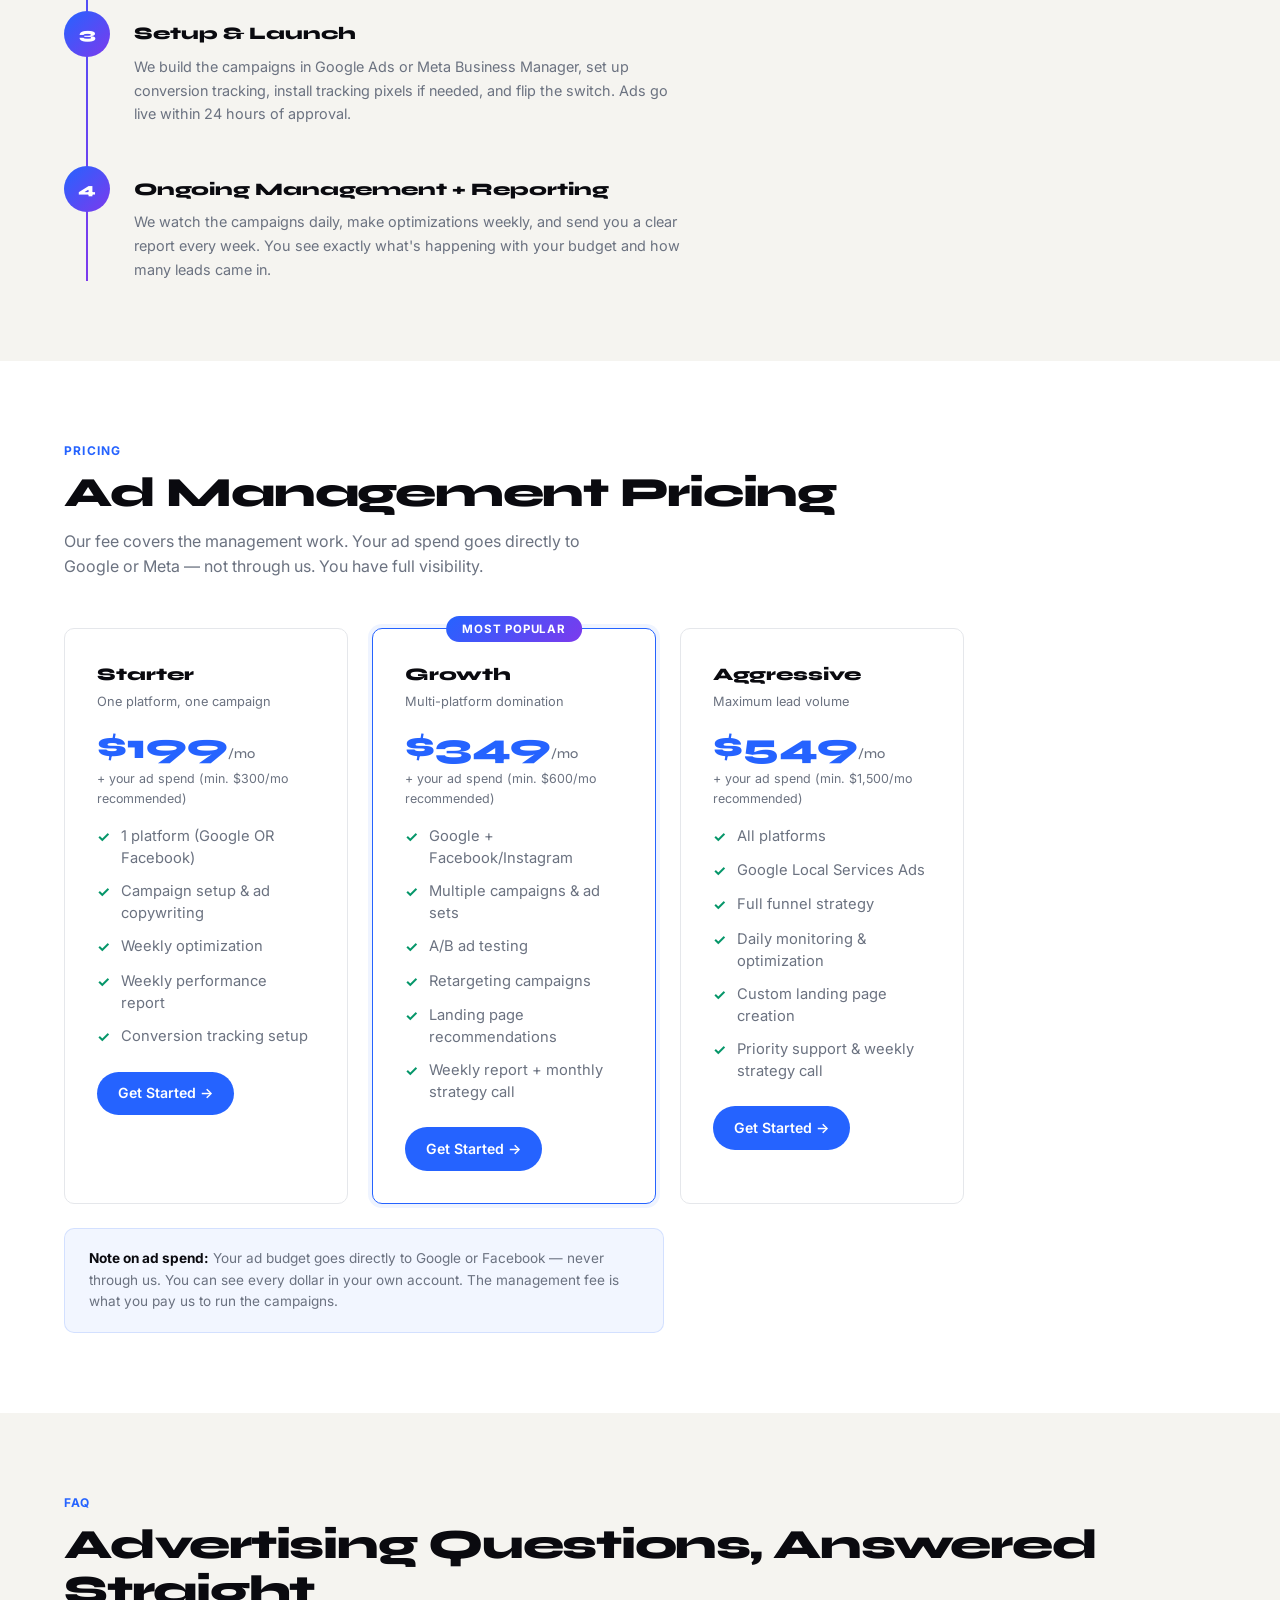
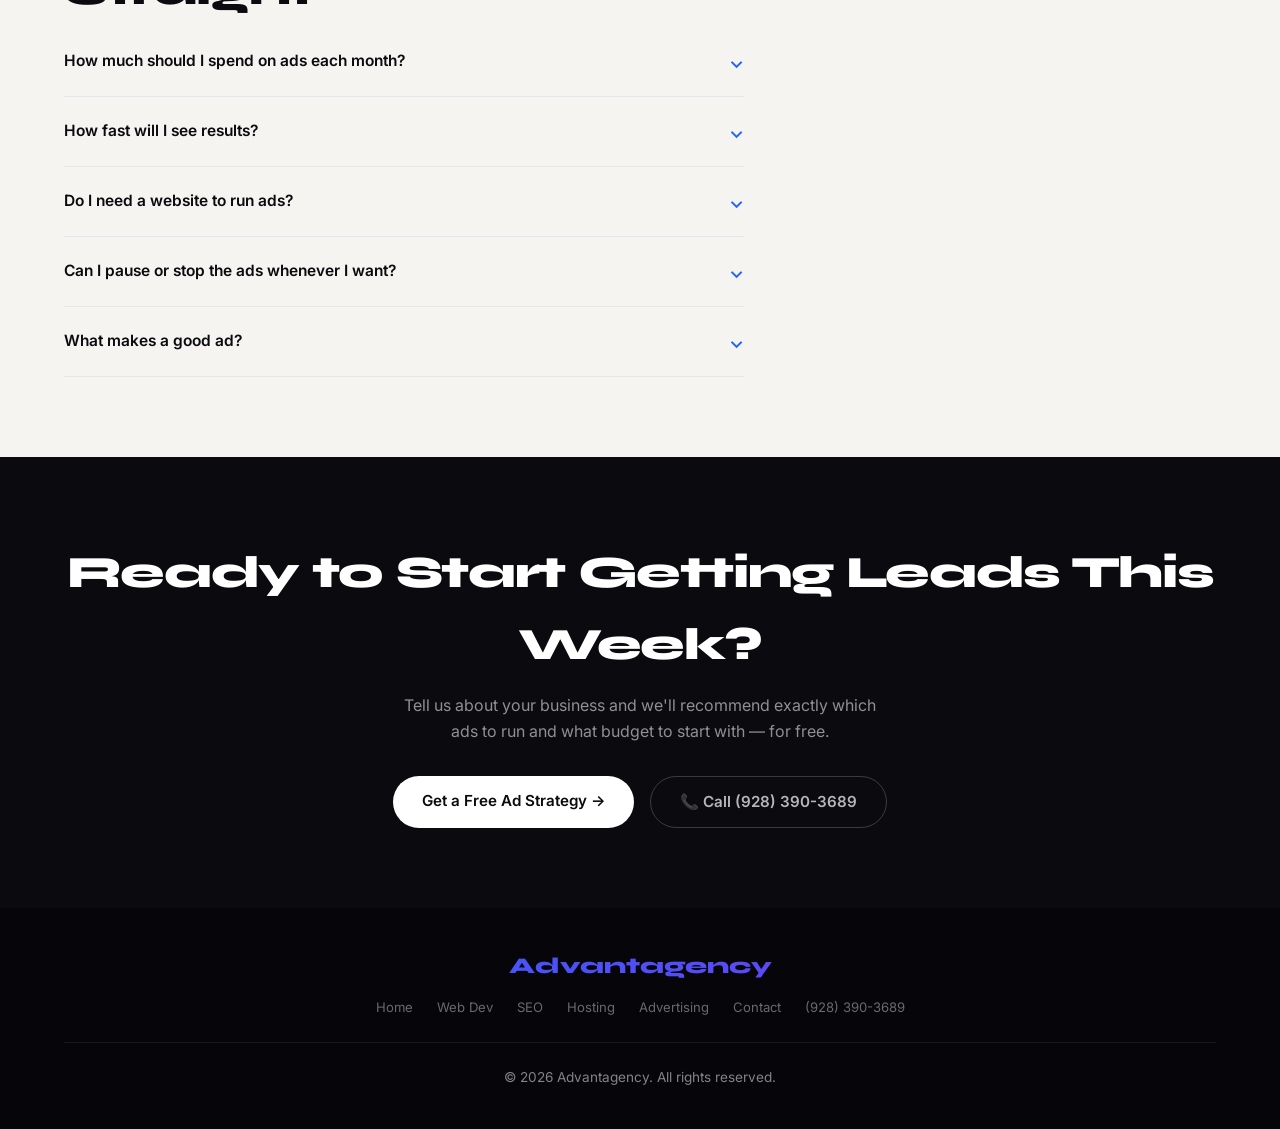
<file: advertising.html>
<!DOCTYPE html>
<html lang="en">
<head>
  <meta charset="UTF-8" />
  <meta name="viewport" content="width=device-width, initial-scale=1.0" />
  <title>Digital Advertising Services | Google & Social Ads | Advantagency</title>
  <meta name="description" content="Google Ads, Facebook, and Instagram advertising managed for local businesses. We write the ads, manage the budget, and bring in leads. Starting at $199/month." />
  <meta name="keywords" content="Google Ads management, Facebook advertising, Instagram ads, digital advertising Yuma AZ, pay per click, local business ads, Google Local Services Ads" />
  <meta name="robots" content="index, follow" />
  <link rel="canonical" href="https://advantagency.com/advertising" />
  <meta property="og:title" content="Digital Advertising Services | Advantagency" />
  <meta property="og:description" content="Google and social ads managed for local businesses. We bring in leads — you close them." />
  <meta property="og:type" content="website" />
  <script type="application/ld+json">
  {
    "@context": "https://schema.org",
    "@type": "Service",
    "serviceType": "Digital Advertising",
    "provider": { "@type": "LocalBusiness", "name": "Advantagency", "telephone": "+19283903689", "email": "Advantagency@proton.me" },
    "name": "Digital Advertising Management",
    "description": "Google Ads and social media advertising for local businesses. Full management including strategy, copywriting, budget optimization, and reporting.",
    "offers": { "@type": "Offer", "price": "199", "priceCurrency": "USD" }
  }
  </script>
  <link rel="stylesheet" href="shared.css" />
</head>
<body>

<!-- NAV -->
<nav role="navigation" aria-label="Main navigation">
  <a class="nav-logo" href="index.html">Advantagency</a>
  <div class="nav-links">
    <a href="website-development.html">Web Dev</a>
    <a href="seo.html">SEO</a>
    <a href="hosting.html">Hosting</a>
    <a href="advertising.html" style="color:var(--accent)">Advertising</a>
    <a href="index.html#contact" class="nav-cta">Get Started</a>
  </div>
  <div class="hamburger" id="hamburger"><span></span><span></span><span></span></div>
</nav>
<div class="mobile-menu" id="mobileMenu">
  <a href="index.html">Home</a>
  <a href="website-development.html" onclick="closeMobile()">Website Development</a>
  <a href="seo.html" onclick="closeMobile()">SEO</a>
  <a href="hosting.html" onclick="closeMobile()">Hosting</a>
  <a href="advertising.html" onclick="closeMobile()">Advertising</a>
  <a href="index.html#contact" onclick="closeMobile()">Get Started</a>
</div>

<!-- SERVICE NAV -->
<div class="svc-nav" role="navigation" aria-label="Services navigation">
  <a href="website-development.html">🖥️ Website Development</a>
  <a href="seo.html">📈 SEO</a>
  <a href="hosting.html">⚡ Hosting</a>
  <a href="advertising.html" class="active">📣 Advertising</a>
</div>

<!-- HERO -->
<div class="svc-hero" aria-label="Advertising hero">
  <div class="svc-hero-bg"></div>
  <div class="svc-hero-grid"></div>
  <div class="svc-hero-inner">
    <div class="breadcrumb">
      <a href="index.html">Home</a><span>›</span><span>Digital Advertising</span>
    </div>
    <div class="svc-badge">📣 Service</div>
    <h1>Ads That Bring In <span class="grad">Real Customers</span> — Not Just Clicks</h1>
    <p>We run Google and social ads that put your business in front of people who are ready to buy right now. You pay for leads, not experiments.</p>
    <div class="hero-actions">
      <a href="index.html#contact" class="btn-hero-primary">Start Getting Leads →</a>
      <a href="#platforms" class="btn-hero-outline">See Our Platforms</a>
    </div>
  </div>
</div>

<!-- STATS BAR -->
<div class="stats-bar" aria-label="Advertising key stats">
  <div class="stat-item"><div class="stat-num">24h</div><div class="stat-label">Ads live after signup</div></div>
  <div class="stat-item"><div class="stat-num">$199</div><div class="stat-label">Mgmt fee / month</div></div>
  <div class="stat-item"><div class="stat-num">Weekly</div><div class="stat-label">Performance reports</div></div>
  <div class="stat-item"><div class="stat-num">$0</div><div class="stat-label">Setup fee</div></div>
</div>

<!-- WHY ADS -->
<section style="background:var(--white);" aria-label="Why run ads">
  <div class="section-label">The Case for Ads</div>
  <h2 class="section-title reveal">SEO Takes Months. Ads Start Working Tomorrow.</h2>
  <p class="section-sub reveal">If you need leads now — not in 6 months — ads are the fastest path to a ringing phone.</p>
  <div class="grid-2" style="gap:2.5rem;align-items:start;">
    <div class="reveal">
      <p style="color:var(--muted);font-size:0.95rem;margin-bottom:1.2rem;">With Google Ads, you show up at the very top of the results page the moment someone searches for what you offer. Not in the middle. Not on page 2. At the top, ahead of every organic result — including your competitors who've been doing SEO for years.</p>
      <p style="color:var(--muted);font-size:0.95rem;margin-bottom:1.2rem;">With Facebook and Instagram, you can put your business in front of specific people — by age, location, income, interests, and behavior. A roofing company can target homeowners in a specific zip code who are over 35. A salon can target women nearby who follow certain lifestyle accounts.</p>
      <p style="color:var(--muted);font-size:0.95rem;">The downside of ads: you pay per click. The secret to good ad management is making sure every click is the right person, at the right time, seeing the right message — so your budget doesn't get wasted.</p>
    </div>
    <div class="card reveal" style="background:var(--paper);">
      <div style="font-family:var(--font-display);font-weight:800;margin-bottom:1.2rem;font-size:1rem;">SEO vs Ads — which do you need?</div>
      <div style="display:flex;flex-direction:column;gap:0.9rem;">
        <div style="background:white;border:1.5px solid var(--border);border-radius:8px;padding:1rem;">
          <div style="font-size:0.72rem;text-transform:uppercase;letter-spacing:0.06em;color:var(--success);font-weight:700;margin-bottom:0.3rem;">Ads → I need leads THIS month</div>
          <p style="font-size:0.82rem;color:var(--muted);">New business, no rankings yet, seasonal push, competitor just opened nearby.</p>
        </div>
        <div style="background:white;border:1.5px solid var(--border);border-radius:8px;padding:1rem;">
          <div style="font-size:0.72rem;text-transform:uppercase;letter-spacing:0.06em;color:var(--accent);font-weight:700;margin-bottom:0.3rem;">SEO → I want free leads long-term</div>
          <p style="font-size:0.82rem;color:var(--muted);">Established business, can wait 3–6 months, want sustainable free traffic forever.</p>
        </div>
        <div style="background:white;border:1.5px solid var(--border);border-radius:8px;padding:1rem;">
          <div style="font-size:0.72rem;text-transform:uppercase;letter-spacing:0.06em;color:var(--accent2);font-weight:700;margin-bottom:0.3rem;">Both → Maximum market coverage</div>
          <p style="font-size:0.82rem;color:var(--muted);">Use ads for immediate revenue while SEO builds in the background. Best ROI overall.</p>
        </div>
      </div>
    </div>
  </div>
</section>

<!-- PLATFORMS -->
<section id="platforms" style="background:var(--paper);" aria-label="Advertising platforms">
  <div class="section-label">Platforms We Manage</div>
  <h2 class="section-title reveal">Where We Run Your Ads</h2>
  <p class="section-sub reveal">Each platform reaches different people in different situations. We recommend the right mix for your business.</p>
  <div class="grid-2" style="max-width:900px;">
    <div class="card reveal">
      <div style="font-size:2rem;margin-bottom:0.8rem;">🔍</div>
      <div style="font-family:var(--font-display);font-size:1.2rem;font-weight:800;margin-bottom:0.5rem;">Google Search Ads</div>
      <p style="font-size:0.9rem;color:var(--muted);margin-bottom:1rem;">Your ad shows at the top of Google when someone searches for your service. Highest intent — these are people actively looking to hire right now.</p>
      <div class="check-list">
        <div class="check-item"><span class="ck">✓</span> Best for: contractors, services, urgent needs</div>
        <div class="check-item"><span class="ck">✓</span> Target by location, keyword, time of day</div>
        <div class="check-item"><span class="ck">✓</span> You only pay when someone clicks</div>
      </div>
    </div>
    <div class="card reveal">
      <div style="font-size:2rem;margin-bottom:0.8rem;">📍</div>
      <div style="font-family:var(--font-display);font-size:1.2rem;font-weight:800;margin-bottom:0.5rem;">Google Local Services Ads</div>
      <p style="font-size:0.9rem;color:var(--muted);margin-bottom:1rem;">The "Google Guaranteed" badge ads that appear above everything else. You pay per lead — not per click. Only available for certain service categories.</p>
      <div class="check-list">
        <div class="check-item"><span class="ck">✓</span> Best for: plumbers, electricians, cleaners, lawyers</div>
        <div class="check-item"><span class="ck">✓</span> Pay only for real phone calls or messages</div>
        <div class="check-item"><span class="ck">✓</span> Google Guaranteed badge builds instant trust</div>
      </div>
    </div>
    <div class="card reveal">
      <div style="font-size:2rem;margin-bottom:0.8rem;">📘</div>
      <div style="font-family:var(--font-display);font-size:1.2rem;font-weight:800;margin-bottom:0.5rem;">Facebook Ads</div>
      <p style="font-size:0.9rem;color:var(--muted);margin-bottom:1rem;">Reach your ideal customer by demographic, interest, and behavior on Facebook and Instagram. Great for awareness and retargeting people who visited your site.</p>
      <div class="check-list">
        <div class="check-item"><span class="ck">✓</span> Best for: retail, services, local brand awareness</div>
        <div class="check-item"><span class="ck">✓</span> Target by zip code, age, income, interests</div>
        <div class="check-item"><span class="ck">✓</span> Retarget website visitors who didn't call</div>
      </div>
    </div>
    <div class="card reveal">
      <div style="font-size:2rem;margin-bottom:0.8rem;">📸</div>
      <div style="font-family:var(--font-display);font-size:1.2rem;font-weight:800;margin-bottom:0.5rem;">Instagram Ads</div>
      <p style="font-size:0.9rem;color:var(--muted);margin-bottom:1rem;">Visual ads that show up in Instagram feeds and stories. Works best for businesses with strong visual appeal — salons, restaurants, home improvement, fitness.</p>
      <div class="check-list">
        <div class="check-item"><span class="ck">✓</span> Best for: visual service businesses</div>
        <div class="check-item"><span class="ck">✓</span> Younger demographic, highly engaged</div>
        <div class="check-item"><span class="ck">✓</span> Before/after content performs well</div>
      </div>
    </div>
  </div>
</section>

<!-- WHAT WE HANDLE -->
<section style="background:var(--white);" aria-label="What we manage">
  <div class="section-label">What We Handle</div>
  <h2 class="section-title reveal">Full Ad Management — You Don't Touch a Thing</h2>
  <p class="section-sub reveal">We take care of everything from strategy to reporting so you never have to log into an ad platform.</p>
  <div class="grid-3">
    <div class="card reveal">
      <div style="font-size:1.6rem;margin-bottom:0.7rem;">🎯</div>
      <div style="font-family:var(--font-display);font-weight:800;margin-bottom:0.4rem;">Campaign Strategy</div>
      <p style="font-size:0.87rem;color:var(--muted);">We decide which platforms, targeting, and ad types make the most sense for your business, budget, and goals before spending a single dollar.</p>
    </div>
    <div class="card reveal">
      <div style="font-size:1.6rem;margin-bottom:0.7rem;">✍️</div>
      <div style="font-family:var(--font-display);font-weight:800;margin-bottom:0.4rem;">Ad Copywriting</div>
      <p style="font-size:0.87rem;color:var(--muted);">We write headlines and descriptions built to get clicks from the right people. No generic copy — every ad speaks directly to your target customer's specific need.</p>
    </div>
    <div class="card reveal">
      <div style="font-size:1.6rem;margin-bottom:0.7rem;">🔧</div>
      <div style="font-family:var(--font-display);font-weight:800;margin-bottom:0.4rem;">Technical Setup</div>
      <p style="font-size:0.87rem;color:var(--muted);">Account creation, campaign structure, pixel installation, conversion tracking — all the behind-the-scenes work that makes ads actually measurable.</p>
    </div>
    <div class="card reveal">
      <div style="font-size:1.6rem;margin-bottom:0.7rem;">💰</div>
      <div style="font-family:var(--font-display);font-weight:800;margin-bottom:0.4rem;">Budget Management</div>
      <p style="font-size:0.87rem;color:var(--muted);">We watch where your money goes daily. We cut underperforming ads fast and push budget toward what's working, so your budget never gets wasted.</p>
    </div>
    <div class="card reveal">
      <div style="font-size:1.6rem;margin-bottom:0.7rem;">🔄</div>
      <div style="font-family:var(--font-display);font-weight:800;margin-bottom:0.4rem;">Ongoing Optimization</div>
      <p style="font-size:0.87rem;color:var(--muted);">Ads decay over time. We test new variations, adjust bids, refresh creatives, and refine targeting weekly so performance keeps improving — not declining.</p>
    </div>
    <div class="card reveal">
      <div style="font-size:1.6rem;margin-bottom:0.7rem;">📊</div>
      <div style="font-family:var(--font-display);font-weight:800;margin-bottom:0.4rem;">Weekly Reports</div>
      <p style="font-size:0.87rem;color:var(--muted);">Clear weekly reports showing impressions, clicks, cost per click, leads generated, and cost per lead. No jargon — just what matters to your bottom line.</p>
    </div>
  </div>
</section>

<!-- PROCESS -->
<section style="background:var(--paper);" aria-label="How ads get launched">
  <div class="section-label">Launch Process</div>
  <h2 class="section-title reveal">From Sign-Up to Live Ads in 24–48 Hours</h2>
  <p class="section-sub reveal">Fast setup, no learning curve on your end.</p>
  <div style="max-width:620px;">
    <div class="timeline">
      <div class="tl-step reveal">
        <div class="tl-dot">1</div>
        <div class="tl-body">
          <div class="tl-title">Strategy Session</div>
          <p class="tl-desc">We learn about your business, your best customers, and your budget. We recommend which platforms make sense and set your monthly ad spend budget. You approve before we spend anything.</p>
        </div>
      </div>
      <div class="tl-step reveal">
        <div class="tl-dot">2</div>
        <div class="tl-body">
          <div class="tl-title">We Write the Ads</div>
          <p class="tl-desc">We craft your headlines, descriptions, and any visual assets needed. We send everything to you for a quick review before launch. You can approve or request edits — your business, your voice.</p>
        </div>
      </div>
      <div class="tl-step reveal">
        <div class="tl-dot">3</div>
        <div class="tl-body">
          <div class="tl-title">Setup & Launch</div>
          <p class="tl-desc">We build the campaigns in Google Ads or Meta Business Manager, set up conversion tracking, install tracking pixels if needed, and flip the switch. Ads go live within 24 hours of approval.</p>
        </div>
      </div>
      <div class="tl-step reveal" style="padding-bottom:0;">
        <div class="tl-dot">4</div>
        <div class="tl-body">
          <div class="tl-title">Ongoing Management + Reporting</div>
          <p class="tl-desc">We watch the campaigns daily, make optimizations weekly, and send you a clear report every week. You see exactly what's happening with your budget and how many leads came in.</p>
        </div>
      </div>
    </div>
  </div>
</section>

<!-- PRICING -->
<section style="background:var(--white);" aria-label="Advertising pricing">
  <div class="section-label">Pricing</div>
  <h2 class="section-title reveal">Ad Management Pricing</h2>
  <p class="section-sub reveal">Our fee covers the management work. Your ad spend goes directly to Google or Meta — not through us. You have full visibility.</p>
  <div class="grid-3" style="max-width:900px;">
    <div class="card reveal">
      <div style="font-family:var(--font-display);font-size:1.1rem;font-weight:800;margin-bottom:0.2rem;">Starter</div>
      <div style="font-size:0.8rem;color:var(--muted);margin-bottom:1rem;">One platform, one campaign</div>
      <div style="font-family:var(--font-display);font-size:2.2rem;font-weight:800;color:var(--accent);line-height:1;margin-bottom:0.3rem;">$199<span style="font-size:0.85rem;font-weight:500;color:var(--muted);">/mo</span></div>
      <div style="font-size:0.78rem;color:var(--muted);margin-bottom:1rem;">+ your ad spend (min. $300/mo recommended)</div>
      <div class="check-list" style="margin-bottom:1.5rem;">
        <div class="check-item"><span class="ck">✓</span> 1 platform (Google OR Facebook)</div>
        <div class="check-item"><span class="ck">✓</span> Campaign setup & ad copywriting</div>
        <div class="check-item"><span class="ck">✓</span> Weekly optimization</div>
        <div class="check-item"><span class="ck">✓</span> Weekly performance report</div>
        <div class="check-item"><span class="ck">✓</span> Conversion tracking setup</div>
      </div>
      <a href="index.html#contact" class="btn-hero-primary" style="display:inline-flex;font-size:0.88rem;padding:0.65rem 1.3rem;">Get Started →</a>
    </div>
    <div class="card reveal" style="border-color:var(--accent);box-shadow:0 0 0 4px rgba(37,99,255,0.07);position:relative;">
      <div style="position:absolute;top:-13px;left:50%;transform:translateX(-50%);background:linear-gradient(135deg,var(--accent),var(--accent2));color:white;font-size:0.72rem;font-weight:700;padding:0.25rem 1rem;border-radius:50px;text-transform:uppercase;letter-spacing:0.07em;white-space:nowrap;">Most Popular</div>
      <div style="font-family:var(--font-display);font-size:1.1rem;font-weight:800;margin-bottom:0.2rem;">Growth</div>
      <div style="font-size:0.8rem;color:var(--muted);margin-bottom:1rem;">Multi-platform domination</div>
      <div style="font-family:var(--font-display);font-size:2.2rem;font-weight:800;color:var(--accent);line-height:1;margin-bottom:0.3rem;">$349<span style="font-size:0.85rem;font-weight:500;color:var(--muted);">/mo</span></div>
      <div style="font-size:0.78rem;color:var(--muted);margin-bottom:1rem;">+ your ad spend (min. $600/mo recommended)</div>
      <div class="check-list" style="margin-bottom:1.5rem;">
        <div class="check-item"><span class="ck">✓</span> Google + Facebook/Instagram</div>
        <div class="check-item"><span class="ck">✓</span> Multiple campaigns & ad sets</div>
        <div class="check-item"><span class="ck">✓</span> A/B ad testing</div>
        <div class="check-item"><span class="ck">✓</span> Retargeting campaigns</div>
        <div class="check-item"><span class="ck">✓</span> Landing page recommendations</div>
        <div class="check-item"><span class="ck">✓</span> Weekly report + monthly strategy call</div>
      </div>
      <a href="index.html#contact" class="btn-hero-primary" style="display:inline-flex;font-size:0.88rem;padding:0.65rem 1.3rem;">Get Started →</a>
    </div>
    <div class="card reveal">
      <div style="font-family:var(--font-display);font-size:1.1rem;font-weight:800;margin-bottom:0.2rem;">Aggressive</div>
      <div style="font-size:0.8rem;color:var(--muted);margin-bottom:1rem;">Maximum lead volume</div>
      <div style="font-family:var(--font-display);font-size:2.2rem;font-weight:800;color:var(--accent);line-height:1;margin-bottom:0.3rem;">$549<span style="font-size:0.85rem;font-weight:500;color:var(--muted);">/mo</span></div>
      <div style="font-size:0.78rem;color:var(--muted);margin-bottom:1rem;">+ your ad spend (min. $1,500/mo recommended)</div>
      <div class="check-list" style="margin-bottom:1.5rem;">
        <div class="check-item"><span class="ck">✓</span> All platforms</div>
        <div class="check-item"><span class="ck">✓</span> Google Local Services Ads</div>
        <div class="check-item"><span class="ck">✓</span> Full funnel strategy</div>
        <div class="check-item"><span class="ck">✓</span> Daily monitoring & optimization</div>
        <div class="check-item"><span class="ck">✓</span> Custom landing page creation</div>
        <div class="check-item"><span class="ck">✓</span> Priority support & weekly strategy call</div>
      </div>
      <a href="index.html#contact" class="btn-hero-primary" style="display:inline-flex;font-size:0.88rem;padding:0.65rem 1.3rem;">Get Started →</a>
    </div>
  </div>
  <div style="margin-top:1.5rem;padding:1.2rem 1.5rem;background:rgba(37,99,255,0.06);border:1.5px solid rgba(37,99,255,0.15);border-radius:var(--r);max-width:600px;font-size:0.85rem;color:var(--muted);">
    <strong style="color:var(--ink);">Note on ad spend:</strong> Your ad budget goes directly to Google or Facebook — never through us. You can see every dollar in your own account. The management fee is what you pay us to run the campaigns.
  </div>
</section>

<!-- FAQ -->
<section style="background:var(--paper);" aria-label="Advertising FAQ">
  <div class="section-label">FAQ</div>
  <h2 class="section-title reveal">Advertising Questions, Answered Straight</h2>
  <div style="max-width:680px;" class="reveal">
    <div class="faq-item" onclick="toggleFaq(this)">
      <div class="faq-q">How much should I spend on ads each month?<span class="faq-arrow">⌄</span></div>
      <div class="faq-a">For most local businesses, $300–$600/month in ad spend is a realistic starting point. That's enough to get consistent data and generate real leads. We can work with less, but very small budgets limit what's possible. We'll give you a specific recommendation for your market before you commit to anything.</div>
    </div>
    <div class="faq-item" onclick="toggleFaq(this)">
      <div class="faq-q">How fast will I see results?<span class="faq-arrow">⌄</span></div>
      <div class="faq-a">Google Search Ads can start generating calls within the first 24–72 hours of going live. Facebook ads typically take 5–7 days to exit the learning phase and start performing efficiently. Most clients see their first leads within the first week.</div>
    </div>
    <div class="faq-item" onclick="toggleFaq(this)">
      <div class="faq-q">Do I need a website to run ads?<span class="faq-arrow">⌄</span></div>
      <div class="faq-a">For Google Search Ads — yes, you need somewhere to send the traffic. A landing page or full site works. For Google Local Services Ads, you don't need a website. For Facebook Lead Ads, you can collect leads directly inside Facebook without sending anyone to a website. We'll tell you what you need for your specific situation.</div>
    </div>
    <div class="faq-item" onclick="toggleFaq(this)">
      <div class="faq-q">Can I pause or stop the ads whenever I want?<span class="faq-arrow">⌄</span></div>
      <div class="faq-a">Yes. You own the ad accounts. Ads can be paused or stopped anytime. If you want to pause for a slow month or stop entirely, just let us know. There's no penalty and no contract. The ad accounts remain yours even if you stop working with us.</div>
    </div>
    <div class="faq-item" onclick="toggleFaq(this)">
      <div class="faq-q">What makes a good ad?<span class="faq-arrow">⌄</span></div>
      <div class="faq-a">The right message, to the right person, at the right moment. Most businesses waste money with generic ads targeting everyone. We write specific ads aimed at your actual customer, with a clear offer and a single call to action. Then we test variations and keep what works.</div>
    </div>
  </div>
</section>

<!-- CTA BAND -->
<div class="cta-band">
  <h2>Ready to Start Getting Leads This Week?</h2>
  <p>Tell us about your business and we'll recommend exactly which ads to run and what budget to start with — for free.</p>
  <div class="cta-btns">
    <a href="index.html#contact" class="btn-white">Get a Free Ad Strategy →</a>
    <a href="tel:+19283903689" class="btn-ghost">📞 Call (928) 390-3689</a>
  </div>
</div>

<!-- FOOTER -->
<footer role="contentinfo">
  <div class="footer-logo">Advantagency</div>
  <div class="footer-links">
    <a href="index.html">Home</a>
    <a href="website-development.html">Web Dev</a>
    <a href="seo.html">SEO</a>
    <a href="hosting.html">Hosting</a>
    <a href="advertising.html">Advertising</a>
    <a href="index.html#contact">Contact</a>
    <a href="tel:+19283903689">(928) 390-3689</a>
  </div>
  <div class="footer-bottom"><p>&copy; <span class="yr"></span> Advantagency. All rights reserved.</p></div>
</footer>

<div class="float-cta"><a href="tel:+19283903689" class="float-btn">📞 Call Now — 24/7</a></div>

<script>
  document.querySelectorAll('.yr').forEach(el => el.textContent = new Date().getFullYear());
  const hamburger = document.getElementById('hamburger');
  const mobileMenu = document.getElementById('mobileMenu');
  hamburger.addEventListener('click', () => mobileMenu.classList.toggle('open'));
  function closeMobile() { mobileMenu.classList.remove('open'); }
  const reveals = document.querySelectorAll('.reveal');
  const observer = new IntersectionObserver(entries => {
    entries.forEach((e, i) => { if (e.isIntersecting) { setTimeout(() => e.target.classList.add('visible'), i * 70); observer.unobserve(e.target); } });
  }, { threshold: 0.1 });
  reveals.forEach(el => observer.observe(el));
  function toggleFaq(el) {
    const isOpen = el.classList.contains('open');
    document.querySelectorAll('.faq-item').forEach(f => f.classList.remove('open'));
    if (!isOpen) el.classList.add('open');
  }
</script>
</body>
</html>
</file>
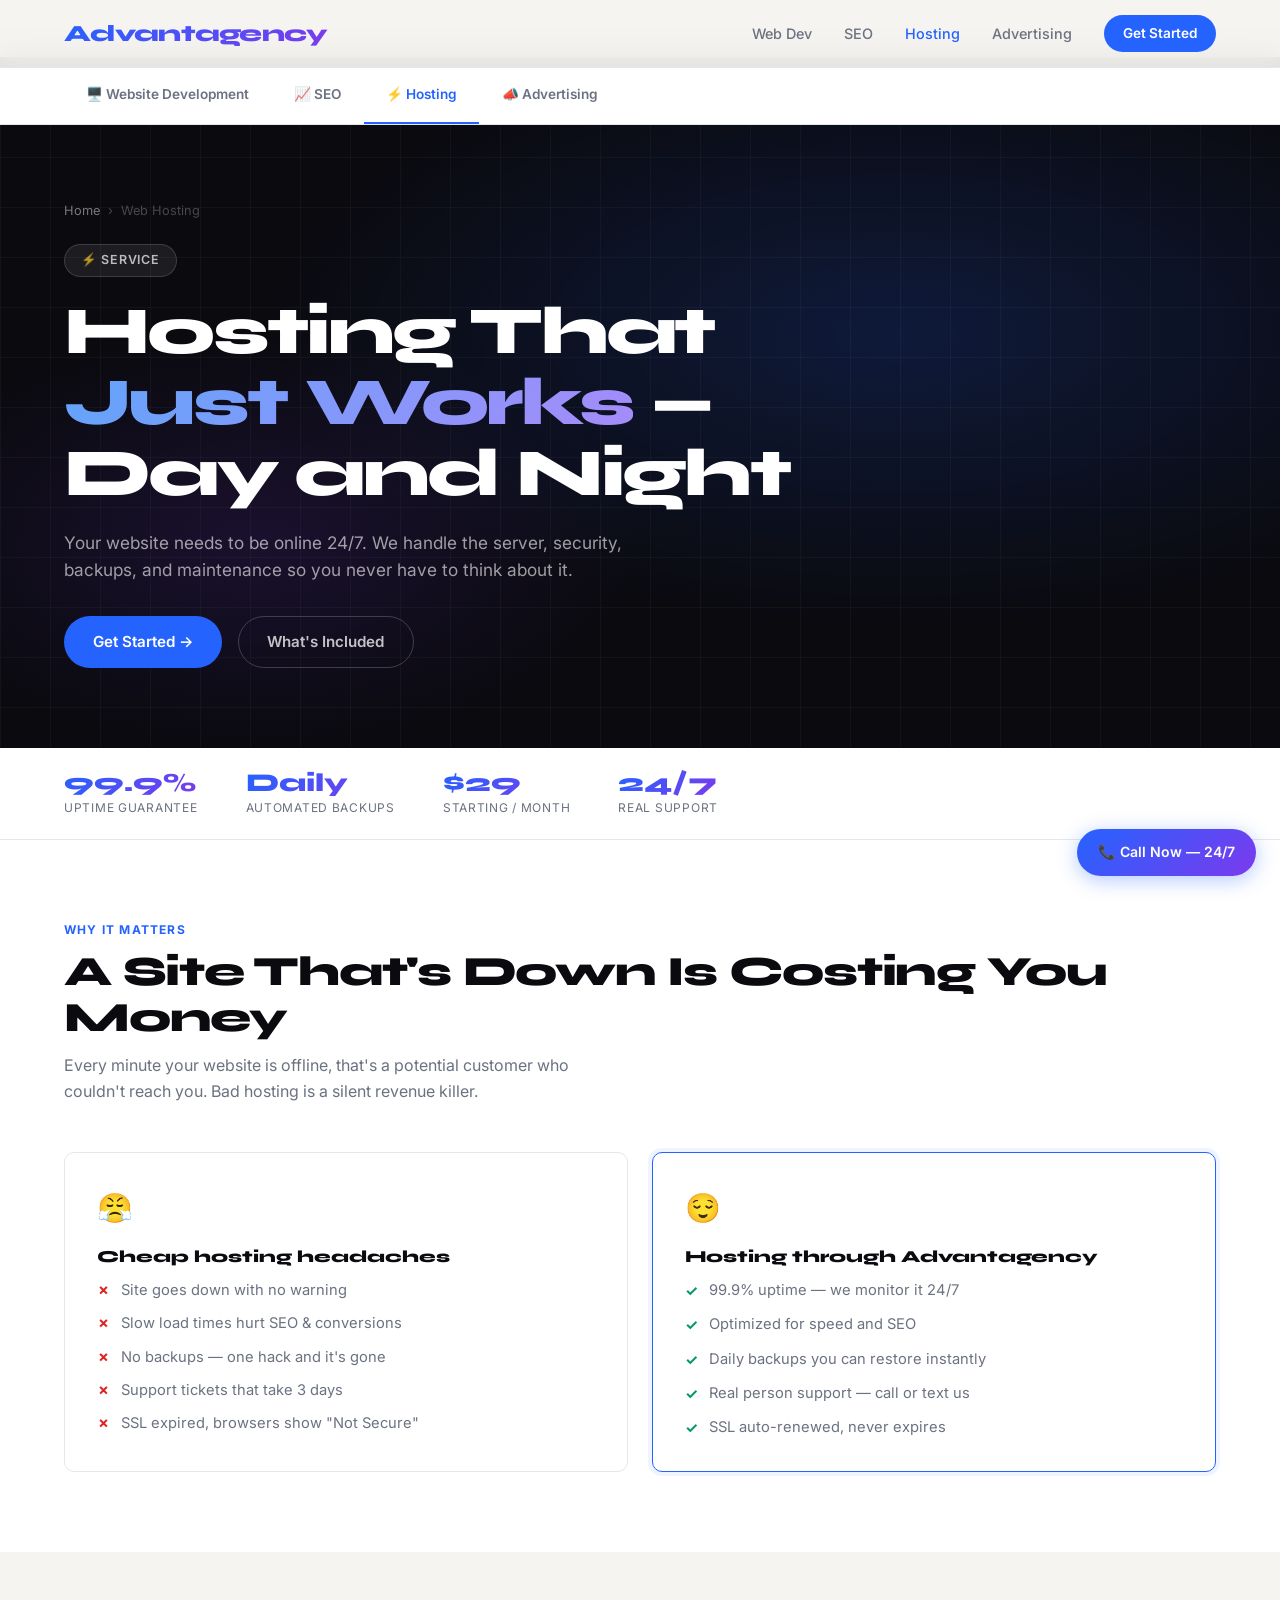
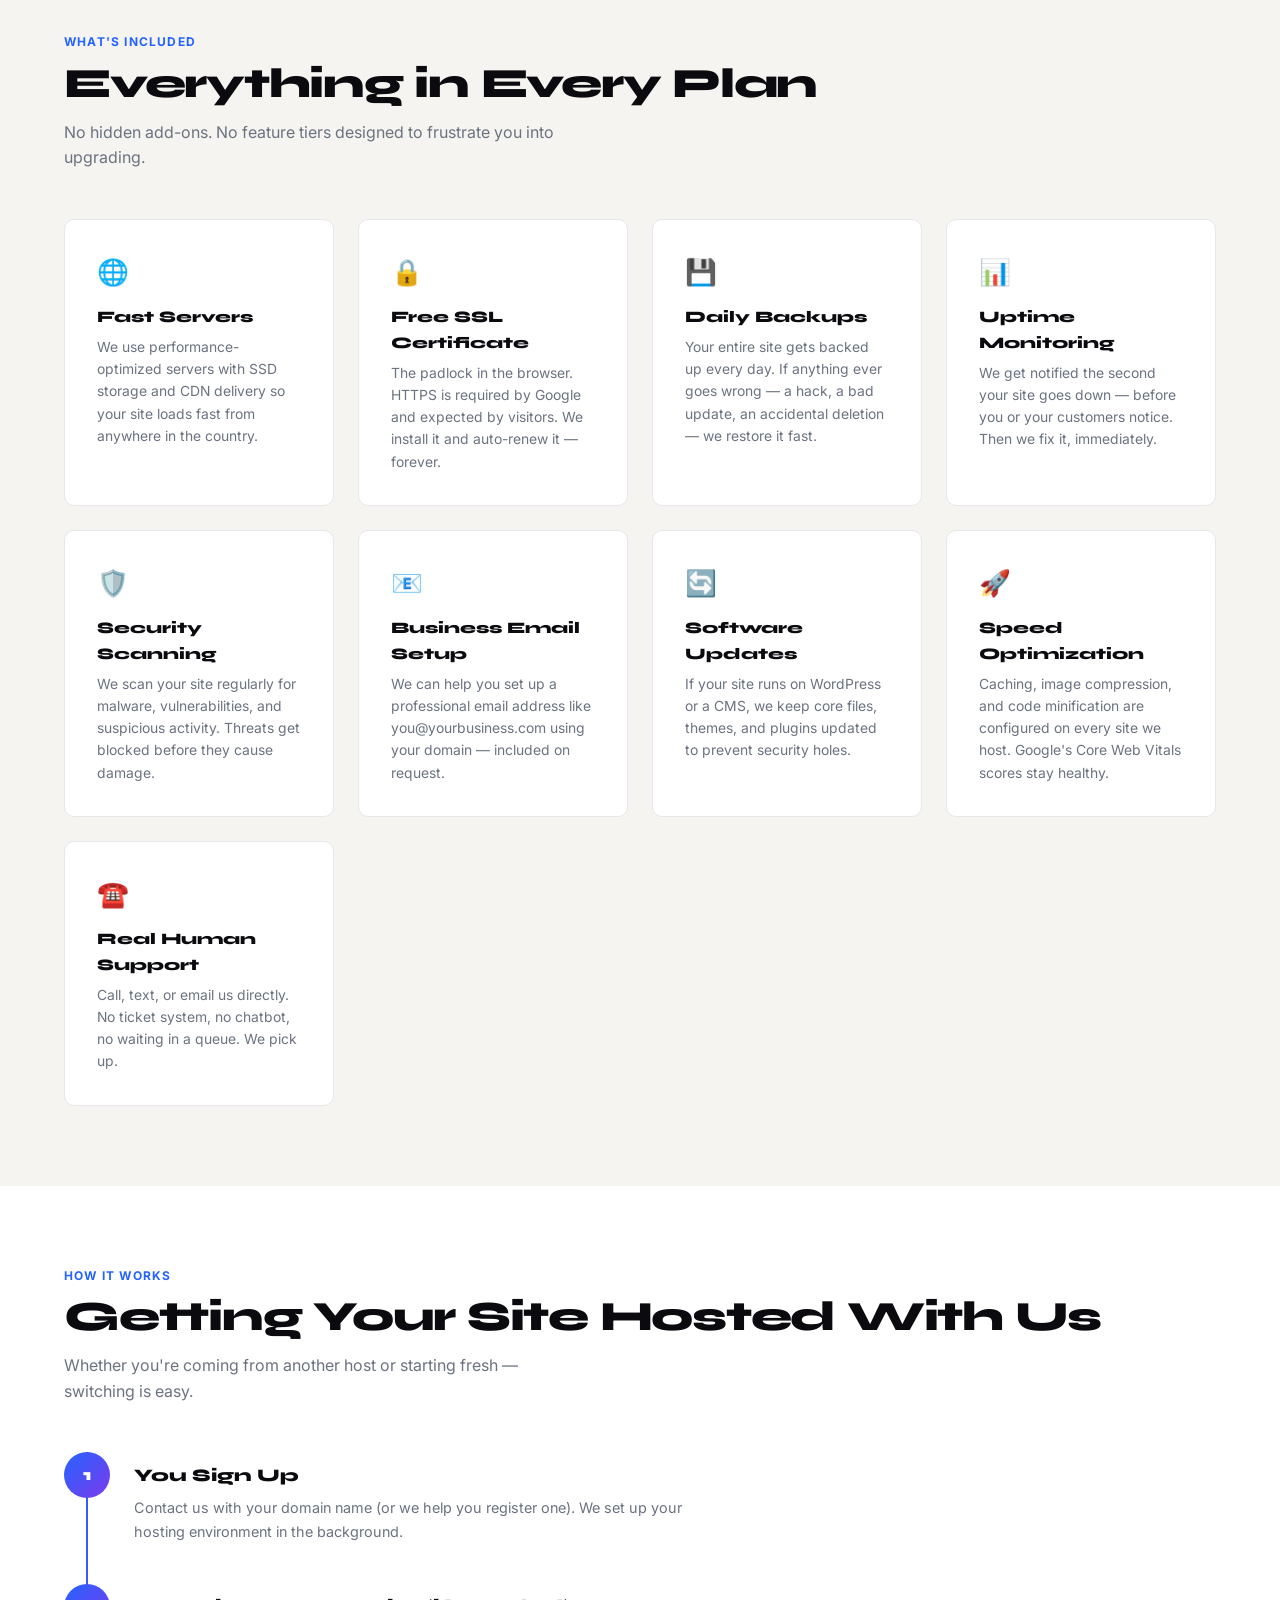
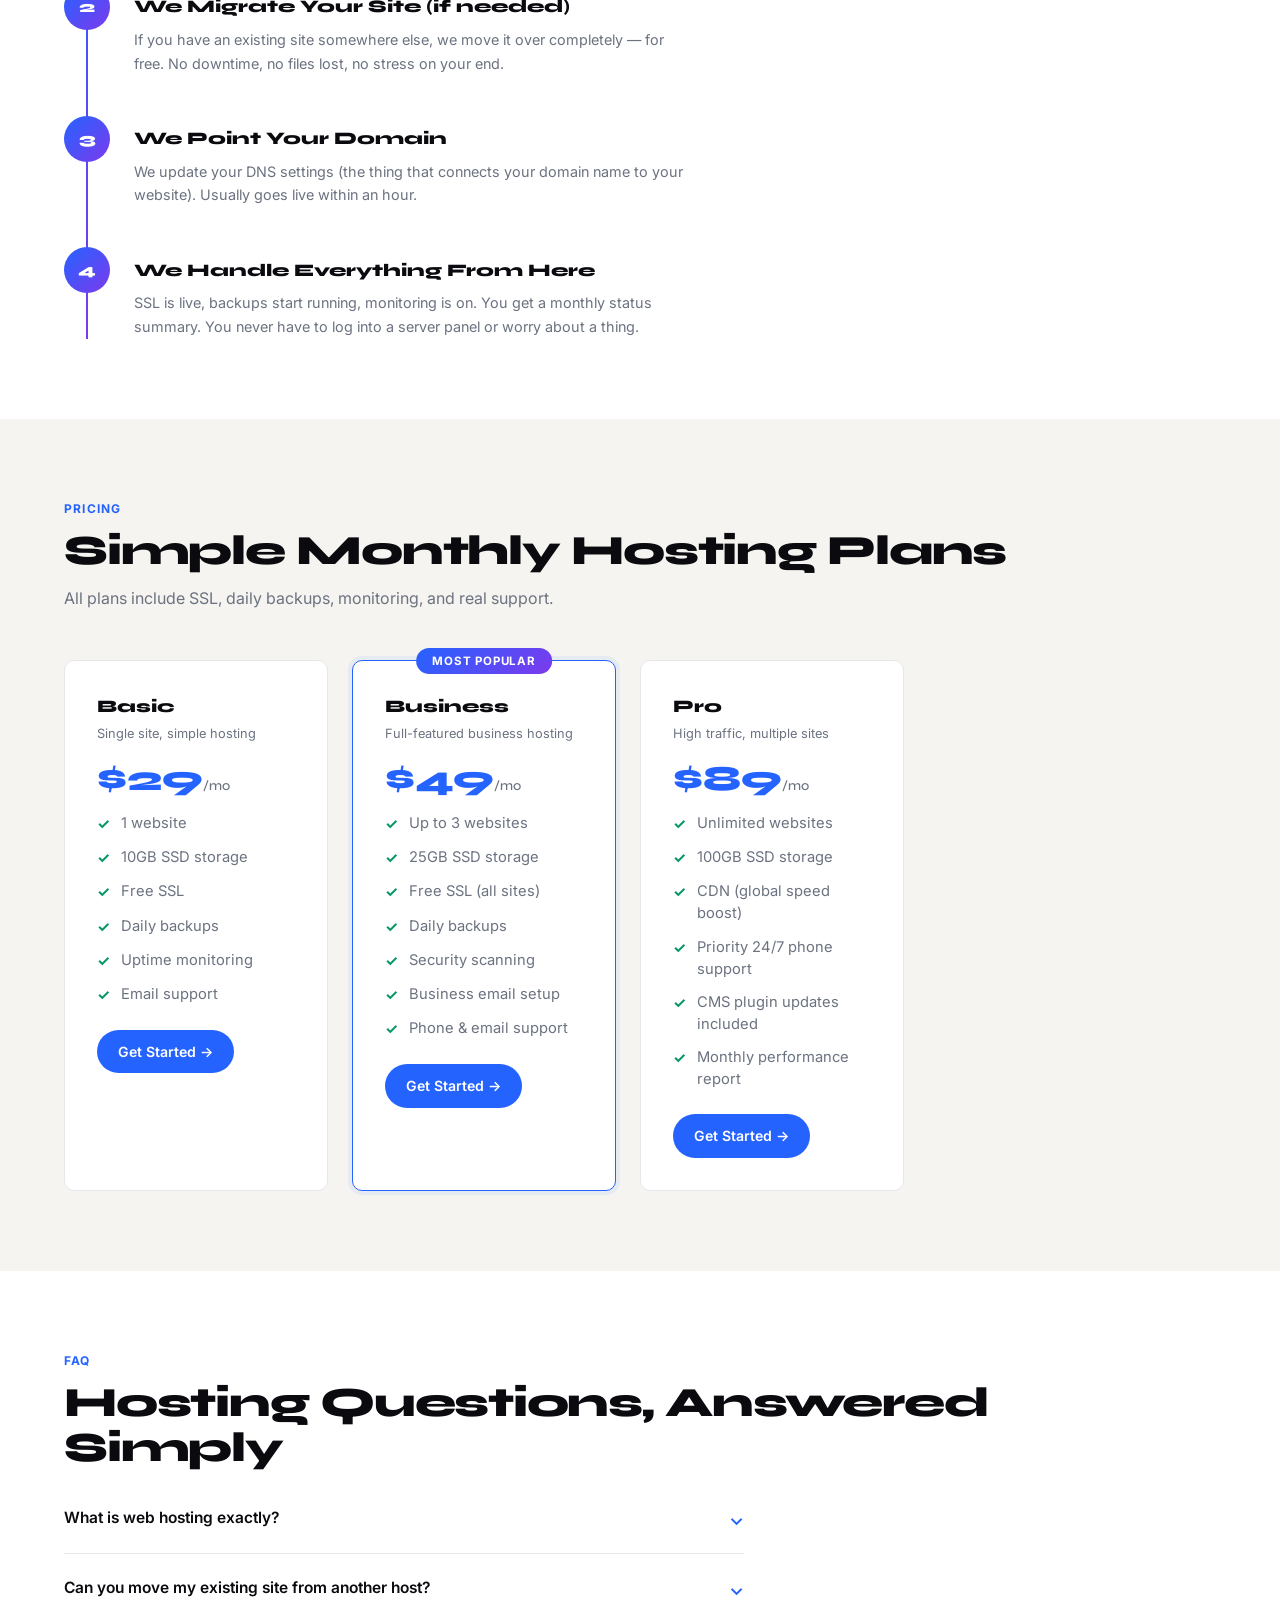
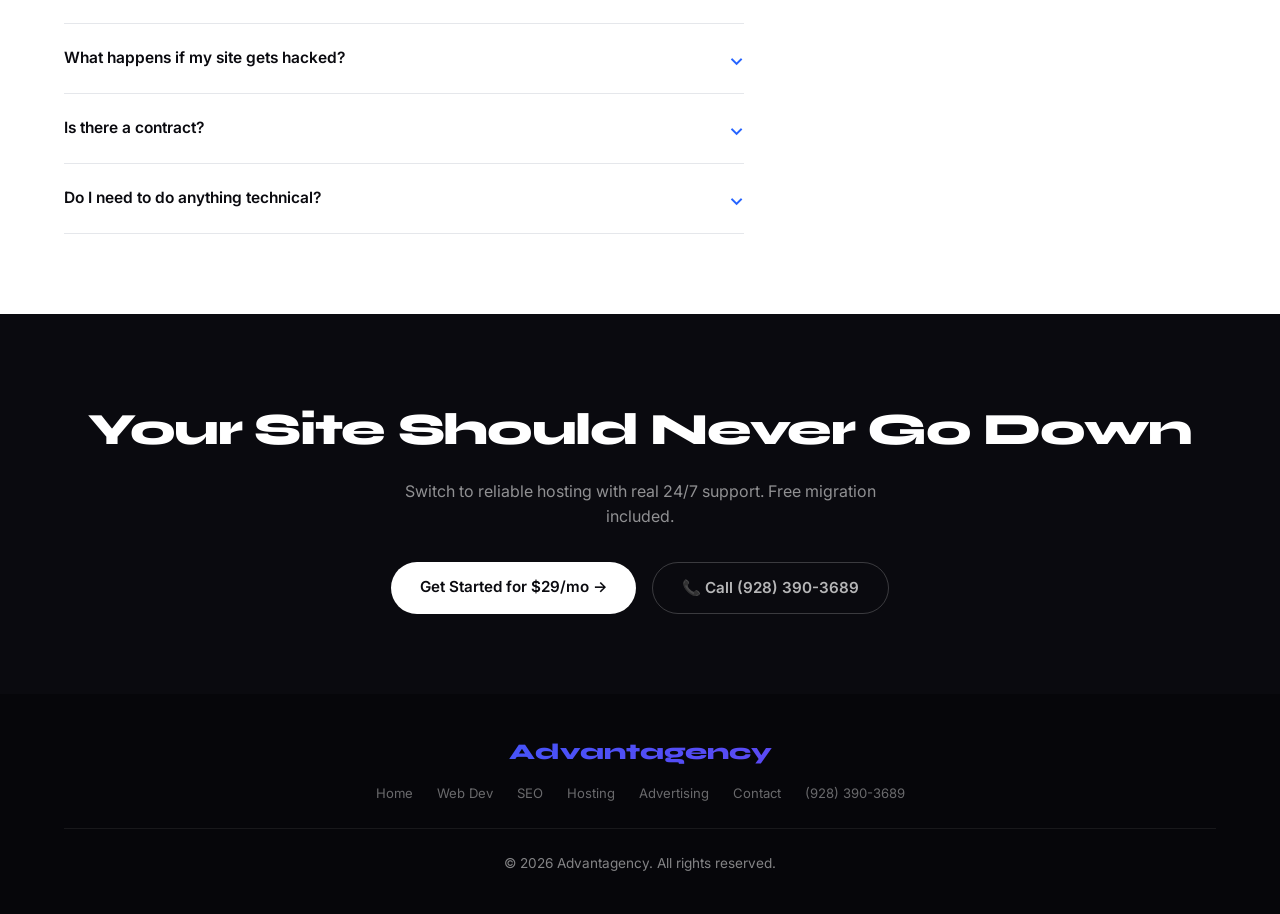
<file: hosting.html>
<!DOCTYPE html>
<html lang="en">
<head>
  <meta charset="UTF-8" />
  <meta name="viewport" content="width=device-width, initial-scale=1.0" />
  <title>Web Hosting Services | Advantagency – Fast, Reliable, 24/7 Support</title>
  <meta name="description" content="Reliable web hosting with 99.9% uptime, free SSL, daily backups, and 24/7 real-person support. Starting at just $29/month. No technical headaches." />
  <meta name="keywords" content="web hosting, business website hosting, fast web hosting, affordable hosting, SSL certificate, daily backups, 24/7 hosting support, Yuma AZ" />
  <meta name="robots" content="index, follow" />
  <link rel="canonical" href="https://advantagency.com/hosting" />
  <meta property="og:title" content="Web Hosting Services | Advantagency" />
  <meta property="og:description" content="Fast, reliable hosting with real 24/7 support. Your site stays up — guaranteed." />
  <meta property="og:type" content="website" />
  <script type="application/ld+json">
  {
    "@context": "https://schema.org",
    "@type": "Service",
    "serviceType": "Web Hosting",
    "provider": { "@type": "LocalBusiness", "name": "Advantagency", "telephone": "+19283903689", "email": "Advantagency@proton.me" },
    "name": "Business Web Hosting",
    "description": "Reliable web hosting with 99.9% uptime, free SSL, daily backups, and 24/7 real-person support.",
    "offers": { "@type": "Offer", "price": "29", "priceCurrency": "USD" }
  }
  </script>
  <link rel="stylesheet" href="shared.css" />
</head>
<body>

<!-- NAV -->
<nav role="navigation" aria-label="Main navigation">
  <a class="nav-logo" href="index.html">Advantagency</a>
  <div class="nav-links">
    <a href="website-development.html">Web Dev</a>
    <a href="seo.html">SEO</a>
    <a href="hosting.html" style="color:var(--accent)">Hosting</a>
    <a href="advertising.html">Advertising</a>
    <a href="index.html#contact" class="nav-cta">Get Started</a>
  </div>
  <div class="hamburger" id="hamburger"><span></span><span></span><span></span></div>
</nav>
<div class="mobile-menu" id="mobileMenu">
  <a href="index.html">Home</a>
  <a href="website-development.html" onclick="closeMobile()">Website Development</a>
  <a href="seo.html" onclick="closeMobile()">SEO</a>
  <a href="hosting.html" onclick="closeMobile()">Hosting</a>
  <a href="advertising.html" onclick="closeMobile()">Advertising</a>
  <a href="index.html#contact" onclick="closeMobile()">Get Started</a>
</div>

<!-- SERVICE NAV -->
<div class="svc-nav" role="navigation" aria-label="Services navigation">
  <a href="website-development.html">🖥️ Website Development</a>
  <a href="seo.html">📈 SEO</a>
  <a href="hosting.html" class="active">⚡ Hosting</a>
  <a href="advertising.html">📣 Advertising</a>
</div>

<!-- HERO -->
<div class="svc-hero" aria-label="Hosting hero">
  <div class="svc-hero-bg"></div>
  <div class="svc-hero-grid"></div>
  <div class="svc-hero-inner">
    <div class="breadcrumb">
      <a href="index.html">Home</a><span>›</span><span>Web Hosting</span>
    </div>
    <div class="svc-badge">⚡ Service</div>
    <h1>Hosting That <span class="grad">Just Works</span> — Day and Night</h1>
    <p>Your website needs to be online 24/7. We handle the server, security, backups, and maintenance so you never have to think about it.</p>
    <div class="hero-actions">
      <a href="index.html#contact" class="btn-hero-primary">Get Started →</a>
      <a href="#included" class="btn-hero-outline">What's Included</a>
    </div>
  </div>
</div>

<!-- STATS BAR -->
<div class="stats-bar" aria-label="Hosting key stats">
  <div class="stat-item"><div class="stat-num">99.9%</div><div class="stat-label">Uptime guarantee</div></div>
  <div class="stat-item"><div class="stat-num">Daily</div><div class="stat-label">Automated backups</div></div>
  <div class="stat-item"><div class="stat-num">$29</div><div class="stat-label">Starting / month</div></div>
  <div class="stat-item"><div class="stat-num">24/7</div><div class="stat-label">Real support</div></div>
</div>

<!-- THE PROBLEM -->
<section style="background:var(--white);" aria-label="Why hosting matters">
  <div class="section-label">Why It Matters</div>
  <h2 class="section-title reveal">A Site That's Down Is Costing You Money</h2>
  <p class="section-sub reveal">Every minute your website is offline, that's a potential customer who couldn't reach you. Bad hosting is a silent revenue killer.</p>
  <div class="grid-2">
    <div class="card reveal">
      <div style="font-size:1.8rem;margin-bottom:0.8rem;">😤</div>
      <div style="font-family:var(--font-display);font-size:1.05rem;font-weight:800;margin-bottom:0.5rem;">Cheap hosting headaches</div>
      <div class="check-list">
        <div class="check-item"><span style="color:var(--error);font-weight:700;">✗</span> Site goes down with no warning</div>
        <div class="check-item"><span style="color:var(--error);font-weight:700;">✗</span> Slow load times hurt SEO & conversions</div>
        <div class="check-item"><span style="color:var(--error);font-weight:700;">✗</span> No backups — one hack and it's gone</div>
        <div class="check-item"><span style="color:var(--error);font-weight:700;">✗</span> Support tickets that take 3 days</div>
        <div class="check-item"><span style="color:var(--error);font-weight:700;">✗</span> SSL expired, browsers show "Not Secure"</div>
      </div>
    </div>
    <div class="card reveal" style="border-color:var(--accent);box-shadow:0 0 0 4px rgba(37,99,255,0.07);">
      <div style="font-size:1.8rem;margin-bottom:0.8rem;">😌</div>
      <div style="font-family:var(--font-display);font-size:1.05rem;font-weight:800;margin-bottom:0.5rem;">Hosting through Advantagency</div>
      <div class="check-list">
        <div class="check-item"><span class="ck">✓</span> 99.9% uptime — we monitor it 24/7</div>
        <div class="check-item"><span class="ck">✓</span> Optimized for speed and SEO</div>
        <div class="check-item"><span class="ck">✓</span> Daily backups you can restore instantly</div>
        <div class="check-item"><span class="ck">✓</span> Real person support — call or text us</div>
        <div class="check-item"><span class="ck">✓</span> SSL auto-renewed, never expires</div>
      </div>
    </div>
  </div>
</section>

<!-- WHAT'S INCLUDED -->
<section id="included" style="background:var(--paper);" aria-label="Hosting features">
  <div class="section-label">What's Included</div>
  <h2 class="section-title reveal">Everything in Every Plan</h2>
  <p class="section-sub reveal">No hidden add-ons. No feature tiers designed to frustrate you into upgrading.</p>
  <div class="grid-3">
    <div class="card reveal">
      <div style="font-size:1.6rem;margin-bottom:0.7rem;">🌐</div>
      <div style="font-family:var(--font-display);font-weight:800;margin-bottom:0.4rem;">Fast Servers</div>
      <p style="font-size:0.87rem;color:var(--muted);">We use performance-optimized servers with SSD storage and CDN delivery so your site loads fast from anywhere in the country.</p>
    </div>
    <div class="card reveal">
      <div style="font-size:1.6rem;margin-bottom:0.7rem;">🔒</div>
      <div style="font-family:var(--font-display);font-weight:800;margin-bottom:0.4rem;">Free SSL Certificate</div>
      <p style="font-size:0.87rem;color:var(--muted);">The padlock in the browser. HTTPS is required by Google and expected by visitors. We install it and auto-renew it — forever.</p>
    </div>
    <div class="card reveal">
      <div style="font-size:1.6rem;margin-bottom:0.7rem;">💾</div>
      <div style="font-family:var(--font-display);font-weight:800;margin-bottom:0.4rem;">Daily Backups</div>
      <p style="font-size:0.87rem;color:var(--muted);">Your entire site gets backed up every day. If anything ever goes wrong — a hack, a bad update, an accidental deletion — we restore it fast.</p>
    </div>
    <div class="card reveal">
      <div style="font-size:1.6rem;margin-bottom:0.7rem;">📊</div>
      <div style="font-family:var(--font-display);font-weight:800;margin-bottom:0.4rem;">Uptime Monitoring</div>
      <p style="font-size:0.87rem;color:var(--muted);">We get notified the second your site goes down — before you or your customers notice. Then we fix it, immediately.</p>
    </div>
    <div class="card reveal">
      <div style="font-size:1.6rem;margin-bottom:0.7rem;">🛡️</div>
      <div style="font-family:var(--font-display);font-weight:800;margin-bottom:0.4rem;">Security Scanning</div>
      <p style="font-size:0.87rem;color:var(--muted);">We scan your site regularly for malware, vulnerabilities, and suspicious activity. Threats get blocked before they cause damage.</p>
    </div>
    <div class="card reveal">
      <div style="font-size:1.6rem;margin-bottom:0.7rem;">📧</div>
      <div style="font-family:var(--font-display);font-weight:800;margin-bottom:0.4rem;">Business Email Setup</div>
      <p style="font-size:0.87rem;color:var(--muted);">We can help you set up a professional email address like you@yourbusiness.com using your domain — included on request.</p>
    </div>
    <div class="card reveal">
      <div style="font-size:1.6rem;margin-bottom:0.7rem;">🔄</div>
      <div style="font-family:var(--font-display);font-weight:800;margin-bottom:0.4rem;">Software Updates</div>
      <p style="font-size:0.87rem;color:var(--muted);">If your site runs on WordPress or a CMS, we keep core files, themes, and plugins updated to prevent security holes.</p>
    </div>
    <div class="card reveal">
      <div style="font-size:1.6rem;margin-bottom:0.7rem;">🚀</div>
      <div style="font-family:var(--font-display);font-weight:800;margin-bottom:0.4rem;">Speed Optimization</div>
      <p style="font-size:0.87rem;color:var(--muted);">Caching, image compression, and code minification are configured on every site we host. Google's Core Web Vitals scores stay healthy.</p>
    </div>
    <div class="card reveal">
      <div style="font-size:1.6rem;margin-bottom:0.7rem;">☎️</div>
      <div style="font-family:var(--font-display);font-weight:800;margin-bottom:0.4rem;">Real Human Support</div>
      <p style="font-size:0.87rem;color:var(--muted);">Call, text, or email us directly. No ticket system, no chatbot, no waiting in a queue. We pick up.</p>
    </div>
  </div>
</section>

<!-- HOW IT WORKS -->
<section style="background:var(--white);" aria-label="How hosting works">
  <div class="section-label">How It Works</div>
  <h2 class="section-title reveal">Getting Your Site Hosted With Us</h2>
  <p class="section-sub reveal">Whether you're coming from another host or starting fresh — switching is easy.</p>
  <div style="max-width:620px;">
    <div class="timeline">
      <div class="tl-step reveal">
        <div class="tl-dot">1</div>
        <div class="tl-body">
          <div class="tl-title">You Sign Up</div>
          <p class="tl-desc">Contact us with your domain name (or we help you register one). We set up your hosting environment in the background.</p>
        </div>
      </div>
      <div class="tl-step reveal">
        <div class="tl-dot">2</div>
        <div class="tl-body">
          <div class="tl-title">We Migrate Your Site (if needed)</div>
          <p class="tl-desc">If you have an existing site somewhere else, we move it over completely — for free. No downtime, no files lost, no stress on your end.</p>
        </div>
      </div>
      <div class="tl-step reveal">
        <div class="tl-dot">3</div>
        <div class="tl-body">
          <div class="tl-title">We Point Your Domain</div>
          <p class="tl-desc">We update your DNS settings (the thing that connects your domain name to your website). Usually goes live within an hour.</p>
        </div>
      </div>
      <div class="tl-step reveal" style="padding-bottom:0;">
        <div class="tl-dot">4</div>
        <div class="tl-body">
          <div class="tl-title">We Handle Everything From Here</div>
          <p class="tl-desc">SSL is live, backups start running, monitoring is on. You get a monthly status summary. You never have to log into a server panel or worry about a thing.</p>
        </div>
      </div>
    </div>
  </div>
</section>

<!-- PRICING -->
<section style="background:var(--paper);" aria-label="Hosting pricing">
  <div class="section-label">Pricing</div>
  <h2 class="section-title reveal">Simple Monthly Hosting Plans</h2>
  <p class="section-sub reveal">All plans include SSL, daily backups, monitoring, and real support.</p>
  <div class="grid-3" style="max-width:840px;">
    <div class="card reveal">
      <div style="font-family:var(--font-display);font-size:1.1rem;font-weight:800;margin-bottom:0.2rem;">Basic</div>
      <div style="font-size:0.8rem;color:var(--muted);margin-bottom:1rem;">Single site, simple hosting</div>
      <div style="font-family:var(--font-display);font-size:2.2rem;font-weight:800;color:var(--accent);line-height:1;margin-bottom:1rem;">$29<span style="font-size:0.85rem;font-weight:500;color:var(--muted);">/mo</span></div>
      <div class="check-list" style="margin-bottom:1.5rem;">
        <div class="check-item"><span class="ck">✓</span> 1 website</div>
        <div class="check-item"><span class="ck">✓</span> 10GB SSD storage</div>
        <div class="check-item"><span class="ck">✓</span> Free SSL</div>
        <div class="check-item"><span class="ck">✓</span> Daily backups</div>
        <div class="check-item"><span class="ck">✓</span> Uptime monitoring</div>
        <div class="check-item"><span class="ck">✓</span> Email support</div>
      </div>
      <a href="index.html#contact" class="btn-hero-primary" style="display:inline-flex;font-size:0.88rem;padding:0.65rem 1.3rem;">Get Started →</a>
    </div>
    <div class="card reveal" style="border-color:var(--accent);box-shadow:0 0 0 4px rgba(37,99,255,0.07);position:relative;">
      <div style="position:absolute;top:-13px;left:50%;transform:translateX(-50%);background:linear-gradient(135deg,var(--accent),var(--accent2));color:white;font-size:0.72rem;font-weight:700;padding:0.25rem 1rem;border-radius:50px;text-transform:uppercase;letter-spacing:0.07em;white-space:nowrap;">Most Popular</div>
      <div style="font-family:var(--font-display);font-size:1.1rem;font-weight:800;margin-bottom:0.2rem;">Business</div>
      <div style="font-size:0.8rem;color:var(--muted);margin-bottom:1rem;">Full-featured business hosting</div>
      <div style="font-family:var(--font-display);font-size:2.2rem;font-weight:800;color:var(--accent);line-height:1;margin-bottom:1rem;">$49<span style="font-size:0.85rem;font-weight:500;color:var(--muted);">/mo</span></div>
      <div class="check-list" style="margin-bottom:1.5rem;">
        <div class="check-item"><span class="ck">✓</span> Up to 3 websites</div>
        <div class="check-item"><span class="ck">✓</span> 25GB SSD storage</div>
        <div class="check-item"><span class="ck">✓</span> Free SSL (all sites)</div>
        <div class="check-item"><span class="ck">✓</span> Daily backups</div>
        <div class="check-item"><span class="ck">✓</span> Security scanning</div>
        <div class="check-item"><span class="ck">✓</span> Business email setup</div>
        <div class="check-item"><span class="ck">✓</span> Phone & email support</div>
      </div>
      <a href="index.html#contact" class="btn-hero-primary" style="display:inline-flex;font-size:0.88rem;padding:0.65rem 1.3rem;">Get Started →</a>
    </div>
    <div class="card reveal">
      <div style="font-family:var(--font-display);font-size:1.1rem;font-weight:800;margin-bottom:0.2rem;">Pro</div>
      <div style="font-size:0.8rem;color:var(--muted);margin-bottom:1rem;">High traffic, multiple sites</div>
      <div style="font-family:var(--font-display);font-size:2.2rem;font-weight:800;color:var(--accent);line-height:1;margin-bottom:1rem;">$89<span style="font-size:0.85rem;font-weight:500;color:var(--muted);">/mo</span></div>
      <div class="check-list" style="margin-bottom:1.5rem;">
        <div class="check-item"><span class="ck">✓</span> Unlimited websites</div>
        <div class="check-item"><span class="ck">✓</span> 100GB SSD storage</div>
        <div class="check-item"><span class="ck">✓</span> CDN (global speed boost)</div>
        <div class="check-item"><span class="ck">✓</span> Priority 24/7 phone support</div>
        <div class="check-item"><span class="ck">✓</span> CMS plugin updates included</div>
        <div class="check-item"><span class="ck">✓</span> Monthly performance report</div>
      </div>
      <a href="index.html#contact" class="btn-hero-primary" style="display:inline-flex;font-size:0.88rem;padding:0.65rem 1.3rem;">Get Started →</a>
    </div>
  </div>
</section>

<!-- FAQ -->
<section style="background:var(--white);" aria-label="Hosting FAQ">
  <div class="section-label">FAQ</div>
  <h2 class="section-title reveal">Hosting Questions, Answered Simply</h2>
  <div style="max-width:680px;" class="reveal">
    <div class="faq-item" onclick="toggleFaq(this)">
      <div class="faq-q">What is web hosting exactly?<span class="faq-arrow">⌄</span></div>
      <div class="faq-a">Think of it like renting space on a powerful computer (server) that's connected to the internet 24/7. Your website files live there. When someone types your web address, they're connecting to that server and loading your site. Without hosting, your website doesn't exist online.</div>
    </div>
    <div class="faq-item" onclick="toggleFaq(this)">
      <div class="faq-q">Can you move my existing site from another host?<span class="faq-arrow">⌄</span></div>
      <div class="faq-a">Yes, and we do it for free. We copy every file, every database, every email account over to our servers. During the migration your old site stays live so there's no downtime for your visitors. The switch usually happens overnight when traffic is lowest.</div>
    </div>
    <div class="faq-item" onclick="toggleFaq(this)">
      <div class="faq-q">What happens if my site gets hacked?<span class="faq-arrow">⌄</span></div>
      <div class="faq-a">We've got you covered two ways. First, our security scanning catches most threats before they cause damage. Second, if something does get through, we restore your site from yesterday's backup — completely clean — usually within a couple hours.</div>
    </div>
    <div class="faq-item" onclick="toggleFaq(this)">
      <div class="faq-q">Is there a contract?<span class="faq-arrow">⌄</span></div>
      <div class="faq-a">No. Month-to-month billing. Cancel anytime. If you cancel, we help you move your files to a new host so you're never stuck or left without your own site.</div>
    </div>
    <div class="faq-item" onclick="toggleFaq(this)">
      <div class="faq-q">Do I need to do anything technical?<span class="faq-arrow">⌄</span></div>
      <div class="faq-a">Nothing. You never need to log into a server, touch a file manager, or deal with DNS records. We handle 100% of the technical side. The only time you hear from us is a monthly status email and if we proactively catch something that needs your attention.</div>
    </div>
  </div>
</section>

<!-- CTA BAND -->
<div class="cta-band">
  <h2>Your Site Should Never Go Down</h2>
  <p>Switch to reliable hosting with real 24/7 support. Free migration included.</p>
  <div class="cta-btns">
    <a href="index.html#contact" class="btn-white">Get Started for $29/mo →</a>
    <a href="tel:+19283903689" class="btn-ghost">📞 Call (928) 390-3689</a>
  </div>
</div>

<!-- FOOTER -->
<footer role="contentinfo">
  <div class="footer-logo">Advantagency</div>
  <div class="footer-links">
    <a href="index.html">Home</a>
    <a href="website-development.html">Web Dev</a>
    <a href="seo.html">SEO</a>
    <a href="hosting.html">Hosting</a>
    <a href="advertising.html">Advertising</a>
    <a href="index.html#contact">Contact</a>
    <a href="tel:+19283903689">(928) 390-3689</a>
  </div>
  <div class="footer-bottom"><p>&copy; <span class="yr"></span> Advantagency. All rights reserved.</p></div>
</footer>

<div class="float-cta"><a href="tel:+19283903689" class="float-btn">📞 Call Now — 24/7</a></div>

<script>
  document.querySelectorAll('.yr').forEach(el => el.textContent = new Date().getFullYear());
  const hamburger = document.getElementById('hamburger');
  const mobileMenu = document.getElementById('mobileMenu');
  hamburger.addEventListener('click', () => mobileMenu.classList.toggle('open'));
  function closeMobile() { mobileMenu.classList.remove('open'); }
  const reveals = document.querySelectorAll('.reveal');
  const observer = new IntersectionObserver(entries => {
    entries.forEach((e, i) => { if (e.isIntersecting) { setTimeout(() => e.target.classList.add('visible'), i * 70); observer.unobserve(e.target); } });
  }, { threshold: 0.1 });
  reveals.forEach(el => observer.observe(el));
  function toggleFaq(el) {
    const isOpen = el.classList.contains('open');
    document.querySelectorAll('.faq-item').forEach(f => f.classList.remove('open'));
    if (!isOpen) el.classList.add('open');
  }
</script>
</body>
</html>
</file>
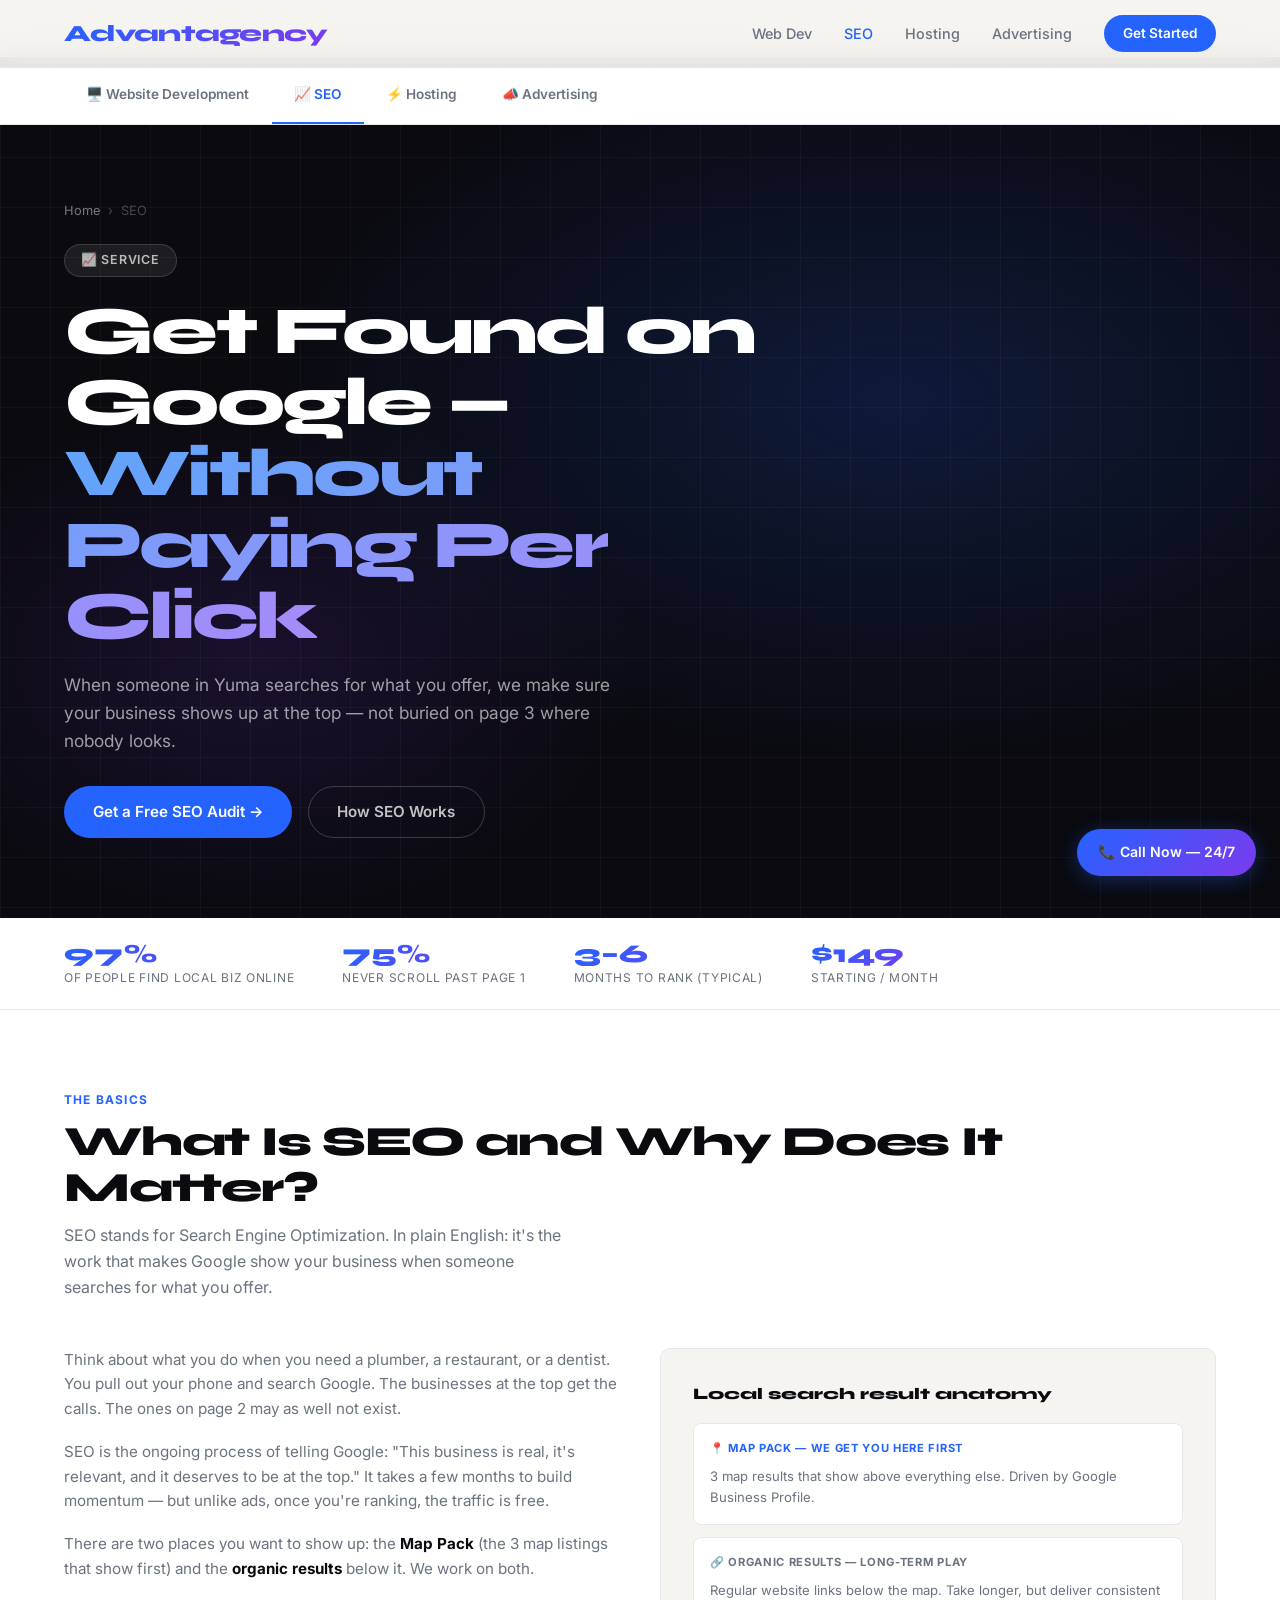
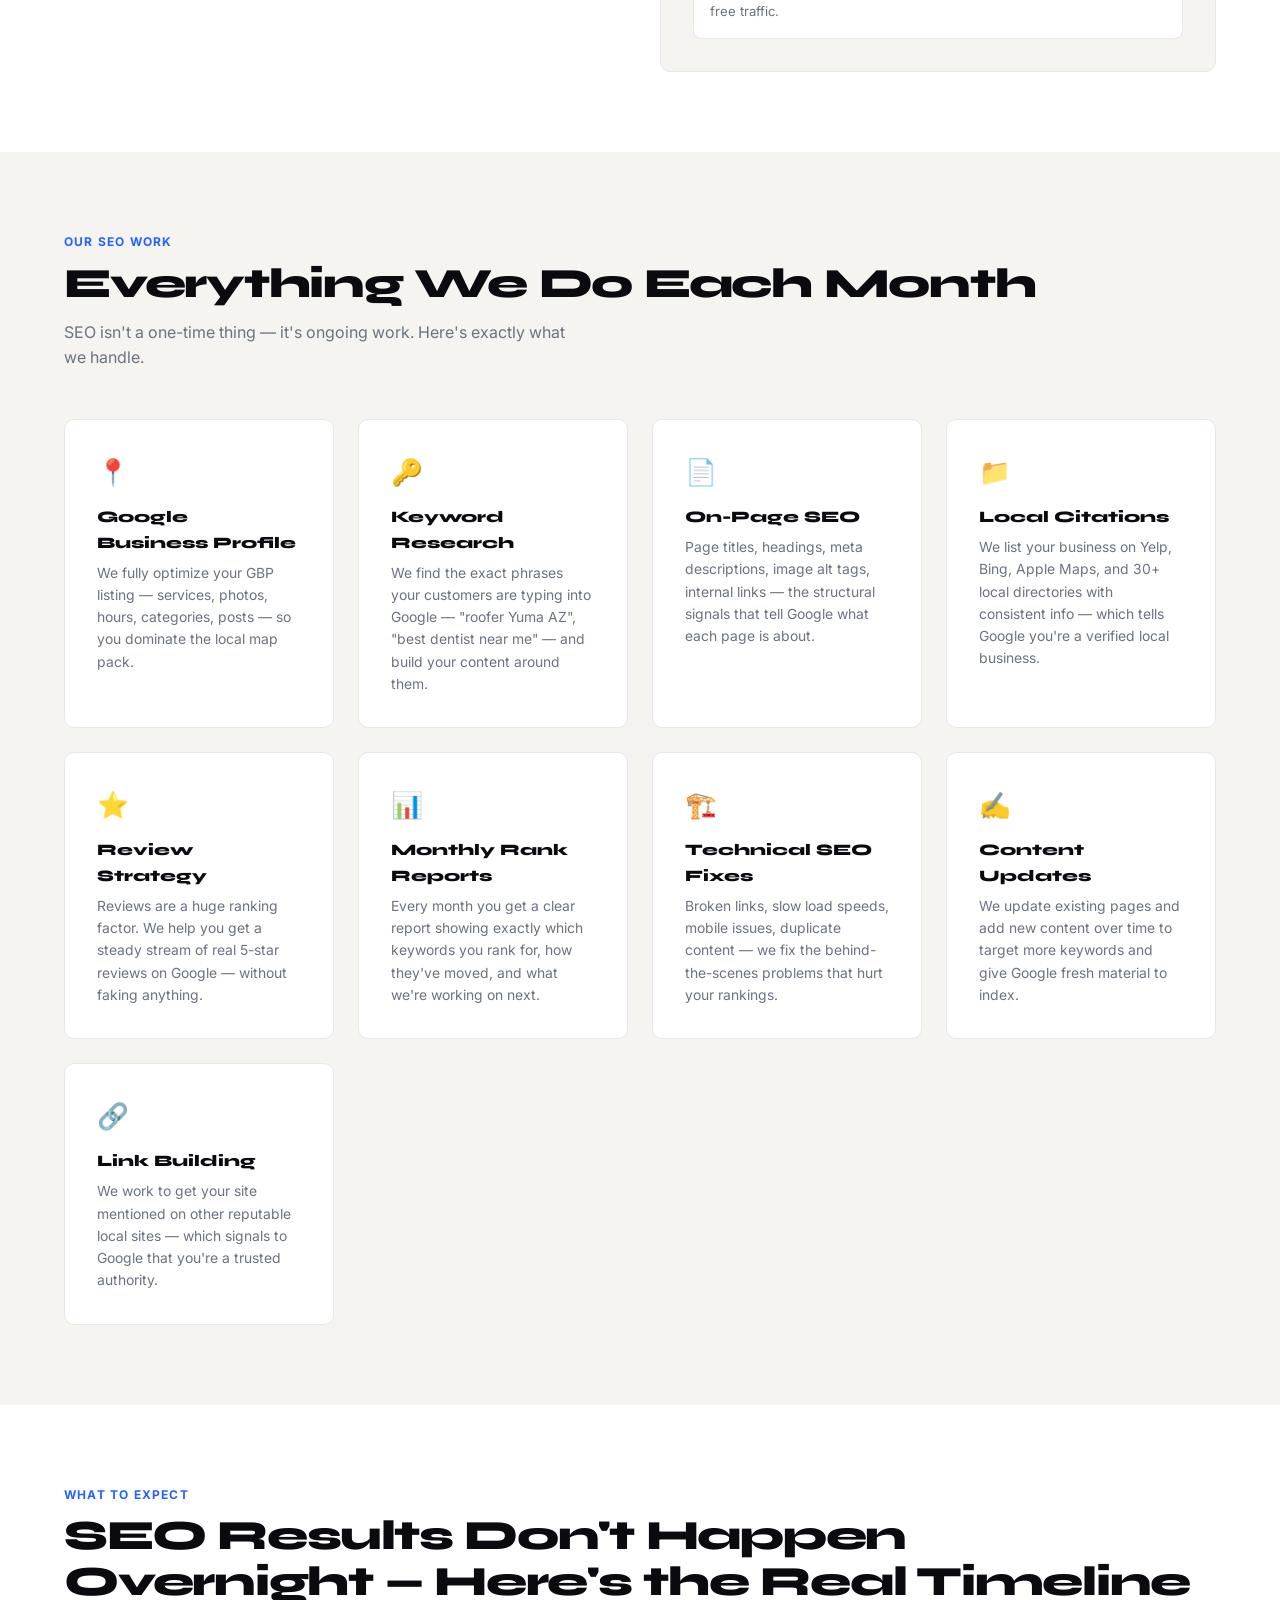
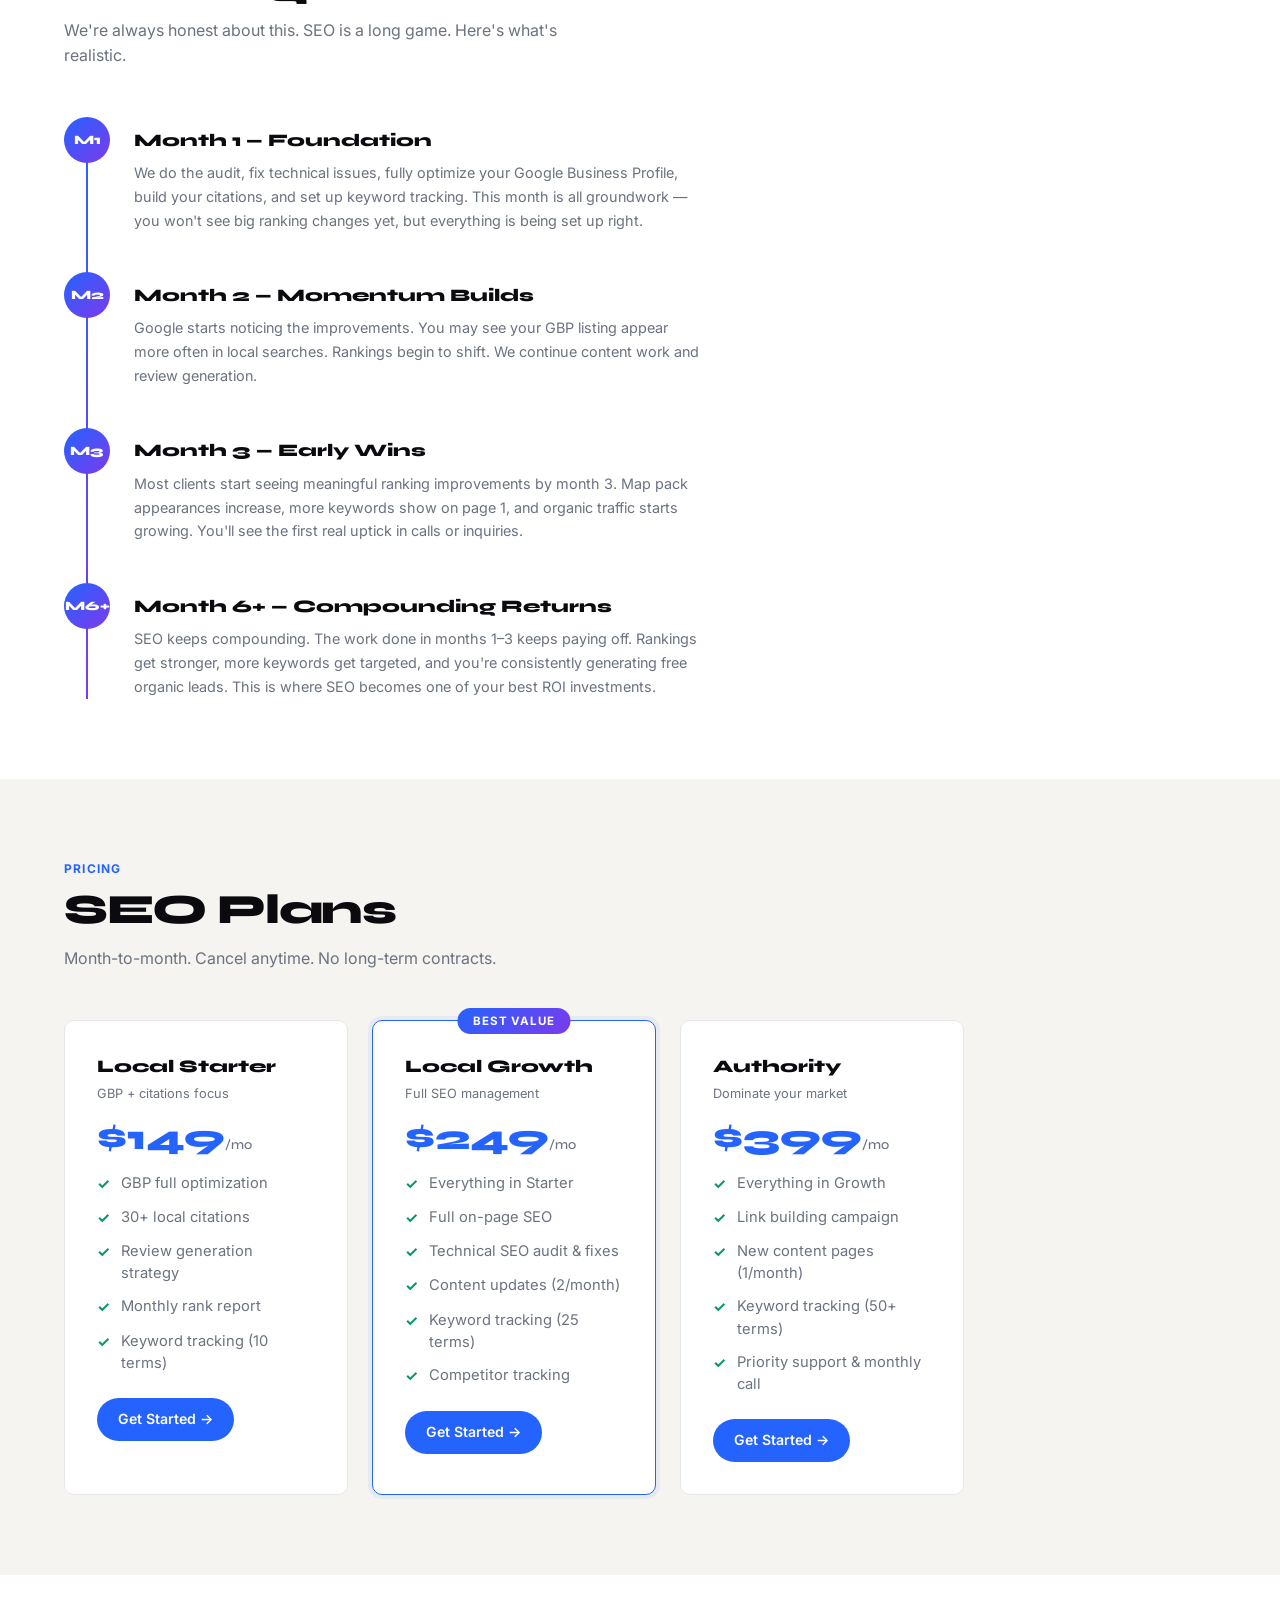
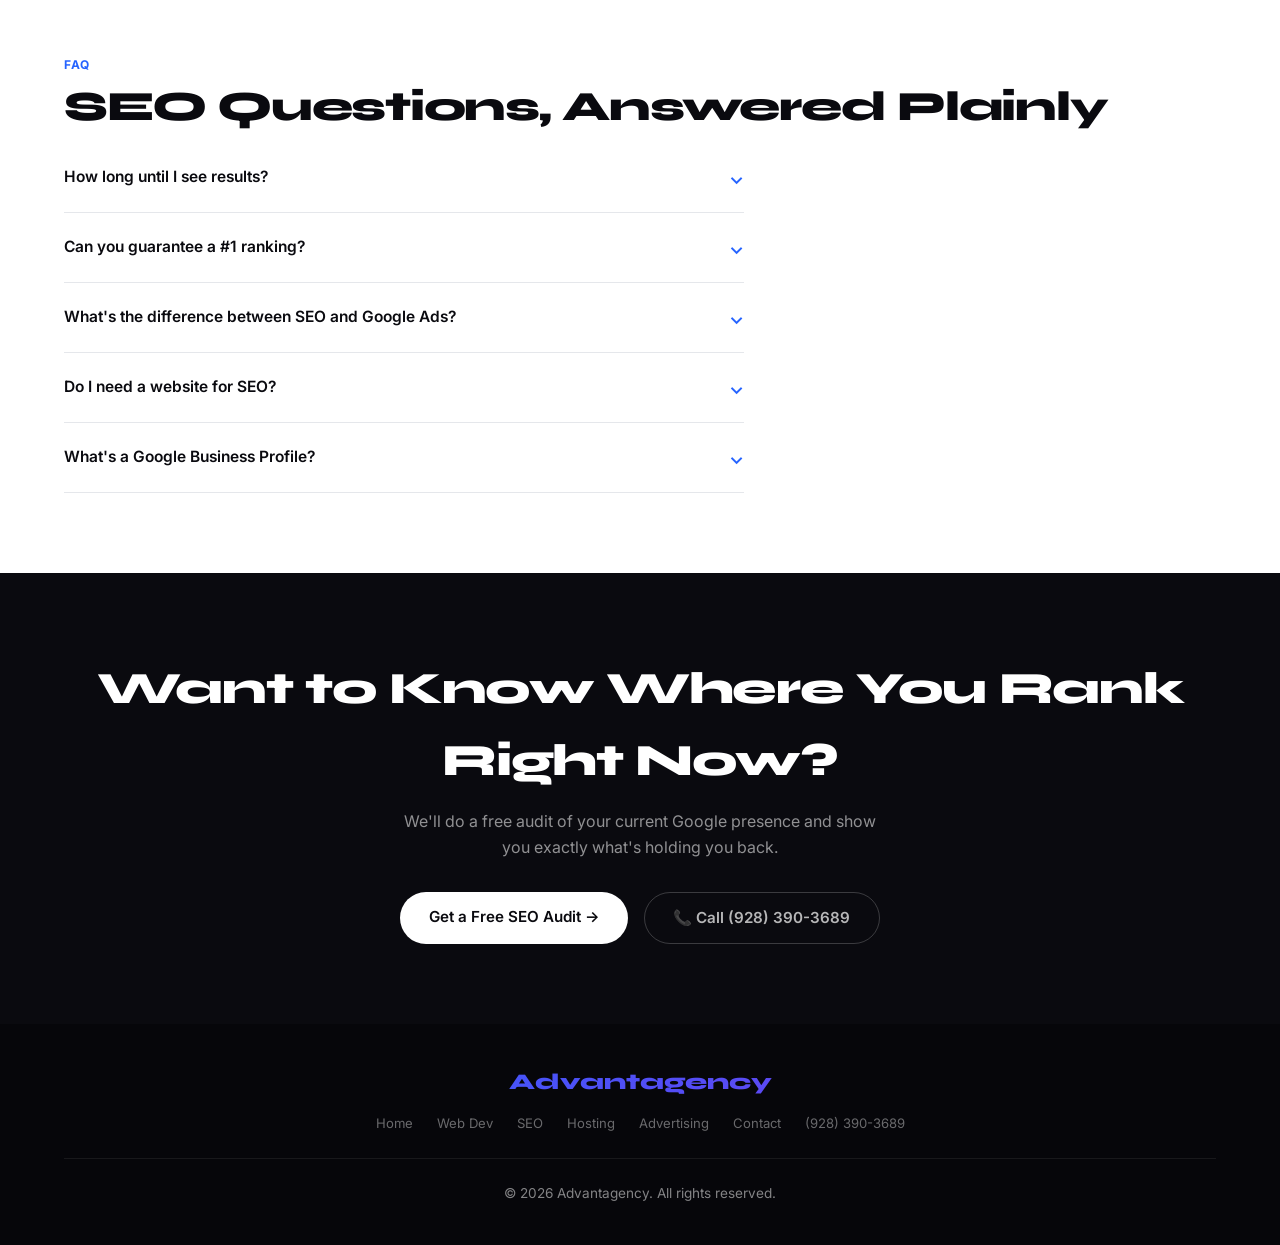
<file: seo.html>
<!DOCTYPE html>
<html lang="en">
<head>
  <meta charset="UTF-8" />
  <meta name="viewport" content="width=device-width, initial-scale=1.0" />
  <title>SEO Services for Local Businesses | Advantagency – Yuma, AZ</title>
  <meta name="description" content="Local SEO services in Yuma, AZ. We rank your business on Google Maps and search results so customers find you first — not your competitor." />
  <meta name="keywords" content="SEO Yuma AZ, local SEO, Google Business Profile optimization, search engine optimization small business, rank on Google, local map pack" />
  <meta name="robots" content="index, follow" />
  <link rel="canonical" href="https://advantagency.com/seo" />
  <meta property="og:title" content="SEO Services | Advantagency" />
  <meta property="og:description" content="Get found on Google. We handle local SEO so your business shows up when customers search." />
  <meta property="og:type" content="website" />
  <script type="application/ld+json">
  {
    "@context": "https://schema.org",
    "@type": "Service",
    "serviceType": "Search Engine Optimization",
    "provider": { "@type": "LocalBusiness", "name": "Advantagency", "telephone": "+19283903689", "email": "Advantagency@proton.me" },
    "name": "Local SEO Services",
    "description": "Google Business Profile optimization, on-page SEO, local citations, and monthly ranking management for small businesses.",
    "areaServed": "Yuma, AZ",
    "offers": { "@type": "Offer", "price": "149", "priceCurrency": "USD" }
  }
  </script>
  <link rel="stylesheet" href="shared.css" />
</head>
<body>

<!-- NAV -->
<nav role="navigation" aria-label="Main navigation">
  <a class="nav-logo" href="index.html">Advantagency</a>
  <div class="nav-links">
    <a href="website-development.html">Web Dev</a>
    <a href="seo.html" style="color:var(--accent)">SEO</a>
    <a href="hosting.html">Hosting</a>
    <a href="advertising.html">Advertising</a>
    <a href="index.html#contact" class="nav-cta">Get Started</a>
  </div>
  <div class="hamburger" id="hamburger"><span></span><span></span><span></span></div>
</nav>
<div class="mobile-menu" id="mobileMenu">
  <a href="index.html">Home</a>
  <a href="website-development.html" onclick="closeMobile()">Website Development</a>
  <a href="seo.html" onclick="closeMobile()">SEO</a>
  <a href="hosting.html" onclick="closeMobile()">Hosting</a>
  <a href="advertising.html" onclick="closeMobile()">Advertising</a>
  <a href="index.html#contact" onclick="closeMobile()">Get Started</a>
</div>

<!-- SERVICE NAV -->
<div class="svc-nav" role="navigation" aria-label="Services navigation">
  <a href="website-development.html">🖥️ Website Development</a>
  <a href="seo.html" class="active">📈 SEO</a>
  <a href="hosting.html">⚡ Hosting</a>
  <a href="advertising.html">📣 Advertising</a>
</div>

<!-- HERO -->
<div class="svc-hero" aria-label="SEO hero">
  <div class="svc-hero-bg"></div>
  <div class="svc-hero-grid"></div>
  <div class="svc-hero-inner">
    <div class="breadcrumb">
      <a href="index.html">Home</a><span>›</span><span>SEO</span>
    </div>
    <div class="svc-badge">📈 Service</div>
    <h1>Get Found on Google — <span class="grad">Without Paying Per Click</span></h1>
    <p>When someone in Yuma searches for what you offer, we make sure your business shows up at the top — not buried on page 3 where nobody looks.</p>
    <div class="hero-actions">
      <a href="index.html#contact" class="btn-hero-primary">Get a Free SEO Audit →</a>
      <a href="#howseo" class="btn-hero-outline">How SEO Works</a>
    </div>
  </div>
</div>

<!-- STATS BAR -->
<div class="stats-bar" aria-label="SEO key facts">
  <div class="stat-item"><div class="stat-num">97%</div><div class="stat-label">of people find local biz online</div></div>
  <div class="stat-item"><div class="stat-num">75%</div><div class="stat-label">never scroll past page 1</div></div>
  <div class="stat-item"><div class="stat-num">3–6</div><div class="stat-label">months to rank (typical)</div></div>
  <div class="stat-item"><div class="stat-num">$149</div><div class="stat-label">Starting / month</div></div>
</div>

<!-- WHAT IS SEO -->
<section id="howseo" style="background:var(--white);" aria-label="What is SEO">
  <div class="section-label">The Basics</div>
  <h2 class="section-title reveal">What Is SEO and Why Does It Matter?</h2>
  <p class="section-sub reveal">SEO stands for Search Engine Optimization. In plain English: it's the work that makes Google show your business when someone searches for what you offer.</p>
  <div class="grid-2" style="gap:2.5rem; align-items:start;">
    <div class="reveal">
      <p style="color:var(--muted);font-size:0.95rem;margin-bottom:1.2rem;">Think about what you do when you need a plumber, a restaurant, or a dentist. You pull out your phone and search Google. The businesses at the top get the calls. The ones on page 2 may as well not exist.</p>
      <p style="color:var(--muted);font-size:0.95rem;margin-bottom:1.2rem;">SEO is the ongoing process of telling Google: "This business is real, it's relevant, and it deserves to be at the top." It takes a few months to build momentum — but unlike ads, once you're ranking, the traffic is free.</p>
      <p style="color:var(--muted);font-size:0.95rem;">There are two places you want to show up: the <strong style="color:var(--ink);">Map Pack</strong> (the 3 map listings that show first) and the <strong style="color:var(--ink);">organic results</strong> below it. We work on both.</p>
    </div>
    <div class="card reveal" style="background:var(--paper);">
      <div style="font-family:var(--font-display);font-weight:800;margin-bottom:1rem;font-size:1rem;">Local search result anatomy</div>
      <div style="background:white;border:1.5px solid var(--border);border-radius:8px;padding:1rem;margin-bottom:0.8rem;">
        <div style="font-size:0.7rem;text-transform:uppercase;letter-spacing:0.06em;color:var(--accent);font-weight:700;margin-bottom:0.5rem;">📍 Map Pack — we get you here first</div>
        <div style="font-size:0.82rem;color:var(--muted);">3 map results that show above everything else. Driven by Google Business Profile.</div>
      </div>
      <div style="background:white;border:1.5px solid var(--border);border-radius:8px;padding:1rem;">
        <div style="font-size:0.7rem;text-transform:uppercase;letter-spacing:0.06em;color:var(--muted);font-weight:700;margin-bottom:0.5rem;">🔗 Organic Results — long-term play</div>
        <div style="font-size:0.82rem;color:var(--muted);">Regular website links below the map. Take longer, but deliver consistent free traffic.</div>
      </div>
    </div>
  </div>
</section>

<!-- WHAT WE DO -->
<section style="background:var(--paper);" aria-label="SEO services breakdown">
  <div class="section-label">Our SEO Work</div>
  <h2 class="section-title reveal">Everything We Do Each Month</h2>
  <p class="section-sub reveal">SEO isn't a one-time thing — it's ongoing work. Here's exactly what we handle.</p>
  <div class="grid-3">
    <div class="card reveal">
      <div style="font-size:1.6rem;margin-bottom:0.7rem;">📍</div>
      <div style="font-family:var(--font-display);font-weight:800;margin-bottom:0.4rem;">Google Business Profile</div>
      <p style="font-size:0.87rem;color:var(--muted);">We fully optimize your GBP listing — services, photos, hours, categories, posts — so you dominate the local map pack.</p>
    </div>
    <div class="card reveal">
      <div style="font-size:1.6rem;margin-bottom:0.7rem;">🔑</div>
      <div style="font-family:var(--font-display);font-weight:800;margin-bottom:0.4rem;">Keyword Research</div>
      <p style="font-size:0.87rem;color:var(--muted);">We find the exact phrases your customers are typing into Google — "roofer Yuma AZ", "best dentist near me" — and build your content around them.</p>
    </div>
    <div class="card reveal">
      <div style="font-size:1.6rem;margin-bottom:0.7rem;">📄</div>
      <div style="font-family:var(--font-display);font-weight:800;margin-bottom:0.4rem;">On-Page SEO</div>
      <p style="font-size:0.87rem;color:var(--muted);">Page titles, headings, meta descriptions, image alt tags, internal links — the structural signals that tell Google what each page is about.</p>
    </div>
    <div class="card reveal">
      <div style="font-size:1.6rem;margin-bottom:0.7rem;">📁</div>
      <div style="font-family:var(--font-display);font-weight:800;margin-bottom:0.4rem;">Local Citations</div>
      <p style="font-size:0.87rem;color:var(--muted);">We list your business on Yelp, Bing, Apple Maps, and 30+ local directories with consistent info — which tells Google you're a verified local business.</p>
    </div>
    <div class="card reveal">
      <div style="font-size:1.6rem;margin-bottom:0.7rem;">⭐</div>
      <div style="font-family:var(--font-display);font-weight:800;margin-bottom:0.4rem;">Review Strategy</div>
      <p style="font-size:0.87rem;color:var(--muted);">Reviews are a huge ranking factor. We help you get a steady stream of real 5-star reviews on Google — without faking anything.</p>
    </div>
    <div class="card reveal">
      <div style="font-size:1.6rem;margin-bottom:0.7rem;">📊</div>
      <div style="font-family:var(--font-display);font-weight:800;margin-bottom:0.4rem;">Monthly Rank Reports</div>
      <p style="font-size:0.87rem;color:var(--muted);">Every month you get a clear report showing exactly which keywords you rank for, how they've moved, and what we're working on next.</p>
    </div>
    <div class="card reveal">
      <div style="font-size:1.6rem;margin-bottom:0.7rem;">🏗️</div>
      <div style="font-family:var(--font-display);font-weight:800;margin-bottom:0.4rem;">Technical SEO Fixes</div>
      <p style="font-size:0.87rem;color:var(--muted);">Broken links, slow load speeds, mobile issues, duplicate content — we fix the behind-the-scenes problems that hurt your rankings.</p>
    </div>
    <div class="card reveal">
      <div style="font-size:1.6rem;margin-bottom:0.7rem;">✍️</div>
      <div style="font-family:var(--font-display);font-weight:800;margin-bottom:0.4rem;">Content Updates</div>
      <p style="font-size:0.87rem;color:var(--muted);">We update existing pages and add new content over time to target more keywords and give Google fresh material to index.</p>
    </div>
    <div class="card reveal">
      <div style="font-size:1.6rem;margin-bottom:0.7rem;">🔗</div>
      <div style="font-family:var(--font-display);font-weight:800;margin-bottom:0.4rem;">Link Building</div>
      <p style="font-size:0.87rem;color:var(--muted);">We work to get your site mentioned on other reputable local sites — which signals to Google that you're a trusted authority.</p>
    </div>
  </div>
</section>

<!-- TIMELINE -->
<section style="background:var(--white);" aria-label="SEO timeline">
  <div class="section-label">What to Expect</div>
  <h2 class="section-title reveal">SEO Results Don't Happen Overnight — Here's the Real Timeline</h2>
  <p class="section-sub reveal">We're always honest about this. SEO is a long game. Here's what's realistic.</p>
  <div style="max-width:640px;">
    <div class="timeline">
      <div class="tl-step reveal">
        <div class="tl-dot" style="font-size:0.8rem;">M1</div>
        <div class="tl-body">
          <div class="tl-title">Month 1 — Foundation</div>
          <p class="tl-desc">We do the audit, fix technical issues, fully optimize your Google Business Profile, build your citations, and set up keyword tracking. This month is all groundwork — you won't see big ranking changes yet, but everything is being set up right.</p>
        </div>
      </div>
      <div class="tl-step reveal">
        <div class="tl-dot" style="font-size:0.8rem;">M2</div>
        <div class="tl-body">
          <div class="tl-title">Month 2 — Momentum Builds</div>
          <p class="tl-desc">Google starts noticing the improvements. You may see your GBP listing appear more often in local searches. Rankings begin to shift. We continue content work and review generation.</p>
        </div>
      </div>
      <div class="tl-step reveal">
        <div class="tl-dot" style="font-size:0.8rem;">M3</div>
        <div class="tl-body">
          <div class="tl-title">Month 3 — Early Wins</div>
          <p class="tl-desc">Most clients start seeing meaningful ranking improvements by month 3. Map pack appearances increase, more keywords show on page 1, and organic traffic starts growing. You'll see the first real uptick in calls or inquiries.</p>
        </div>
      </div>
      <div class="tl-step reveal" style="padding-bottom:0;">
        <div class="tl-dot" style="font-size:0.8rem;">M6+</div>
        <div class="tl-body">
          <div class="tl-title">Month 6+ — Compounding Returns</div>
          <p class="tl-desc">SEO keeps compounding. The work done in months 1–3 keeps paying off. Rankings get stronger, more keywords get targeted, and you're consistently generating free organic leads. This is where SEO becomes one of your best ROI investments.</p>
        </div>
      </div>
    </div>
  </div>
</section>

<!-- PRICING -->
<section style="background:var(--paper);" aria-label="SEO pricing">
  <div class="section-label">Pricing</div>
  <h2 class="section-title reveal">SEO Plans</h2>
  <p class="section-sub reveal">Month-to-month. Cancel anytime. No long-term contracts.</p>
  <div class="grid-3" style="max-width:900px;">
    <div class="card reveal">
      <div style="font-family:var(--font-display);font-size:1.1rem;font-weight:800;margin-bottom:0.2rem;">Local Starter</div>
      <div style="font-size:0.8rem;color:var(--muted);margin-bottom:1rem;">GBP + citations focus</div>
      <div style="font-family:var(--font-display);font-size:2.2rem;font-weight:800;color:var(--accent);line-height:1;margin-bottom:1rem;">$149<span style="font-size:0.85rem;font-weight:500;color:var(--muted);">/mo</span></div>
      <div class="check-list" style="margin-bottom:1.5rem;">
        <div class="check-item"><span class="ck">✓</span> GBP full optimization</div>
        <div class="check-item"><span class="ck">✓</span> 30+ local citations</div>
        <div class="check-item"><span class="ck">✓</span> Review generation strategy</div>
        <div class="check-item"><span class="ck">✓</span> Monthly rank report</div>
        <div class="check-item"><span class="ck">✓</span> Keyword tracking (10 terms)</div>
      </div>
      <a href="index.html#contact" class="btn-hero-primary" style="display:inline-flex;font-size:0.88rem;padding:0.65rem 1.3rem;">Get Started →</a>
    </div>
    <div class="card reveal" style="border-color:var(--accent);box-shadow:0 0 0 4px rgba(37,99,255,0.07);position:relative;">
      <div style="position:absolute;top:-13px;left:50%;transform:translateX(-50%);background:linear-gradient(135deg,var(--accent),var(--accent2));color:white;font-size:0.72rem;font-weight:700;padding:0.25rem 1rem;border-radius:50px;text-transform:uppercase;letter-spacing:0.07em;white-space:nowrap;">Best Value</div>
      <div style="font-family:var(--font-display);font-size:1.1rem;font-weight:800;margin-bottom:0.2rem;">Local Growth</div>
      <div style="font-size:0.8rem;color:var(--muted);margin-bottom:1rem;">Full SEO management</div>
      <div style="font-family:var(--font-display);font-size:2.2rem;font-weight:800;color:var(--accent);line-height:1;margin-bottom:1rem;">$249<span style="font-size:0.85rem;font-weight:500;color:var(--muted);">/mo</span></div>
      <div class="check-list" style="margin-bottom:1.5rem;">
        <div class="check-item"><span class="ck">✓</span> Everything in Starter</div>
        <div class="check-item"><span class="ck">✓</span> Full on-page SEO</div>
        <div class="check-item"><span class="ck">✓</span> Technical SEO audit & fixes</div>
        <div class="check-item"><span class="ck">✓</span> Content updates (2/month)</div>
        <div class="check-item"><span class="ck">✓</span> Keyword tracking (25 terms)</div>
        <div class="check-item"><span class="ck">✓</span> Competitor tracking</div>
      </div>
      <a href="index.html#contact" class="btn-hero-primary" style="display:inline-flex;font-size:0.88rem;padding:0.65rem 1.3rem;">Get Started →</a>
    </div>
    <div class="card reveal">
      <div style="font-family:var(--font-display);font-size:1.1rem;font-weight:800;margin-bottom:0.2rem;">Authority</div>
      <div style="font-size:0.8rem;color:var(--muted);margin-bottom:1rem;">Dominate your market</div>
      <div style="font-family:var(--font-display);font-size:2.2rem;font-weight:800;color:var(--accent);line-height:1;margin-bottom:1rem;">$399<span style="font-size:0.85rem;font-weight:500;color:var(--muted);">/mo</span></div>
      <div class="check-list" style="margin-bottom:1.5rem;">
        <div class="check-item"><span class="ck">✓</span> Everything in Growth</div>
        <div class="check-item"><span class="ck">✓</span> Link building campaign</div>
        <div class="check-item"><span class="ck">✓</span> New content pages (1/month)</div>
        <div class="check-item"><span class="ck">✓</span> Keyword tracking (50+ terms)</div>
        <div class="check-item"><span class="ck">✓</span> Priority support & monthly call</div>
      </div>
      <a href="index.html#contact" class="btn-hero-primary" style="display:inline-flex;font-size:0.88rem;padding:0.65rem 1.3rem;">Get Started →</a>
    </div>
  </div>
</section>

<!-- FAQ -->
<section style="background:var(--white);" aria-label="SEO FAQ">
  <div class="section-label">FAQ</div>
  <h2 class="section-title reveal">SEO Questions, Answered Plainly</h2>
  <div style="max-width:680px;" class="reveal">
    <div class="faq-item" onclick="toggleFaq(this)">
      <div class="faq-q">How long until I see results?<span class="faq-arrow">⌄</span></div>
      <div class="faq-a">For Google Business Profile and map pack — often 4–8 weeks. For organic website rankings — typically 3–6 months. SEO is a long-term investment, not an overnight fix. The good news is that once you're ranking, the traffic keeps coming for free.</div>
    </div>
    <div class="faq-item" onclick="toggleFaq(this)">
      <div class="faq-q">Can you guarantee a #1 ranking?<span class="faq-arrow">⌄</span></div>
      <div class="faq-a">No. Anyone who guarantees a #1 ranking is lying to you — Google controls rankings and nobody can guarantee them. What we can guarantee is that we do the right work, we're transparent about progress, and we deliver measurable improvement over time.</div>
    </div>
    <div class="faq-item" onclick="toggleFaq(this)">
      <div class="faq-q">What's the difference between SEO and Google Ads?<span class="faq-arrow">⌄</span></div>
      <div class="faq-a">Ads put you at the top instantly but cost money every single click. When you stop paying, you disappear. SEO takes longer to kick in but builds lasting organic rankings that bring free traffic indefinitely. Most businesses benefit from running both — ads for fast leads, SEO for long-term free traffic.</div>
    </div>
    <div class="faq-item" onclick="toggleFaq(this)">
      <div class="faq-q">Do I need a website for SEO?<span class="faq-arrow">⌄</span></div>
      <div class="faq-a">For Google Business Profile and map pack ranking — no, you can rank without a website. But having a website significantly boosts your ability to rank for organic search results and gives potential customers a place to learn more before calling. We recommend both.</div>
    </div>
    <div class="faq-item" onclick="toggleFaq(this)">
      <div class="faq-q">What's a Google Business Profile?<span class="faq-arrow">⌄</span></div>
      <div class="faq-a">It's the free Google listing that shows your business on Maps and in local search results — the box with your name, phone number, hours, photos, and reviews. It's the single most important thing for local businesses to have set up and optimized. We handle the whole thing.</div>
    </div>
  </div>
</section>

<!-- CTA BAND -->
<div class="cta-band">
  <h2>Want to Know Where You Rank Right Now?</h2>
  <p>We'll do a free audit of your current Google presence and show you exactly what's holding you back.</p>
  <div class="cta-btns">
    <a href="index.html#contact" class="btn-white">Get a Free SEO Audit →</a>
    <a href="tel:+19283903689" class="btn-ghost">📞 Call (928) 390-3689</a>
  </div>
</div>

<!-- FOOTER -->
<footer role="contentinfo">
  <div class="footer-logo">Advantagency</div>
  <div class="footer-links">
    <a href="index.html">Home</a>
    <a href="website-development.html">Web Dev</a>
    <a href="seo.html">SEO</a>
    <a href="hosting.html">Hosting</a>
    <a href="advertising.html">Advertising</a>
    <a href="index.html#contact">Contact</a>
    <a href="tel:+19283903689">(928) 390-3689</a>
  </div>
  <div class="footer-bottom"><p>&copy; <span class="yr"></span> Advantagency. All rights reserved.</p></div>
</footer>

<div class="float-cta"><a href="tel:+19283903689" class="float-btn">📞 Call Now — 24/7</a></div>

<script>
  document.querySelectorAll('.yr').forEach(el => el.textContent = new Date().getFullYear());
  const hamburger = document.getElementById('hamburger');
  const mobileMenu = document.getElementById('mobileMenu');
  hamburger.addEventListener('click', () => mobileMenu.classList.toggle('open'));
  function closeMobile() { mobileMenu.classList.remove('open'); }
  const reveals = document.querySelectorAll('.reveal');
  const observer = new IntersectionObserver(entries => {
    entries.forEach((e, i) => { if (e.isIntersecting) { setTimeout(() => e.target.classList.add('visible'), i * 70); observer.unobserve(e.target); } });
  }, { threshold: 0.1 });
  reveals.forEach(el => observer.observe(el));
  function toggleFaq(el) {
    const isOpen = el.classList.contains('open');
    document.querySelectorAll('.faq-item').forEach(f => f.classList.remove('open'));
    if (!isOpen) el.classList.add('open');
  }
</script>
</body>
</html>
</file>
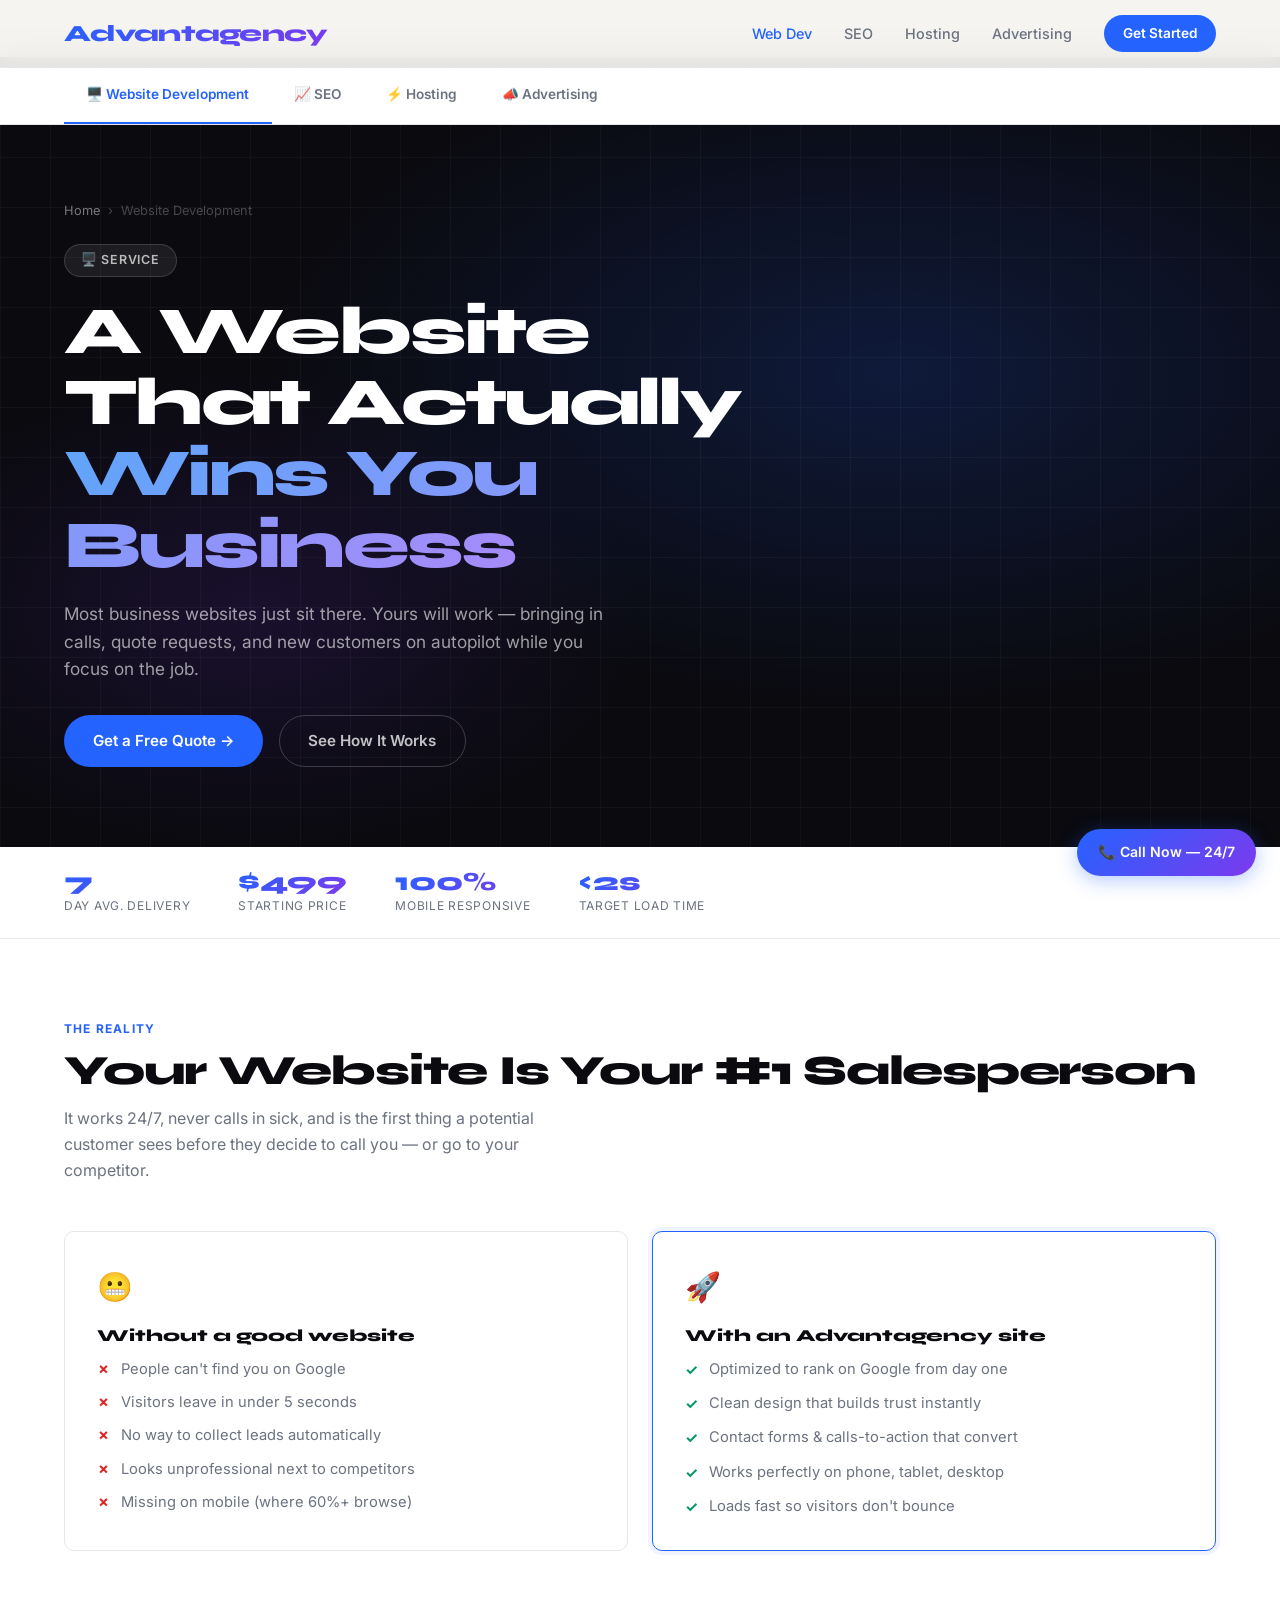
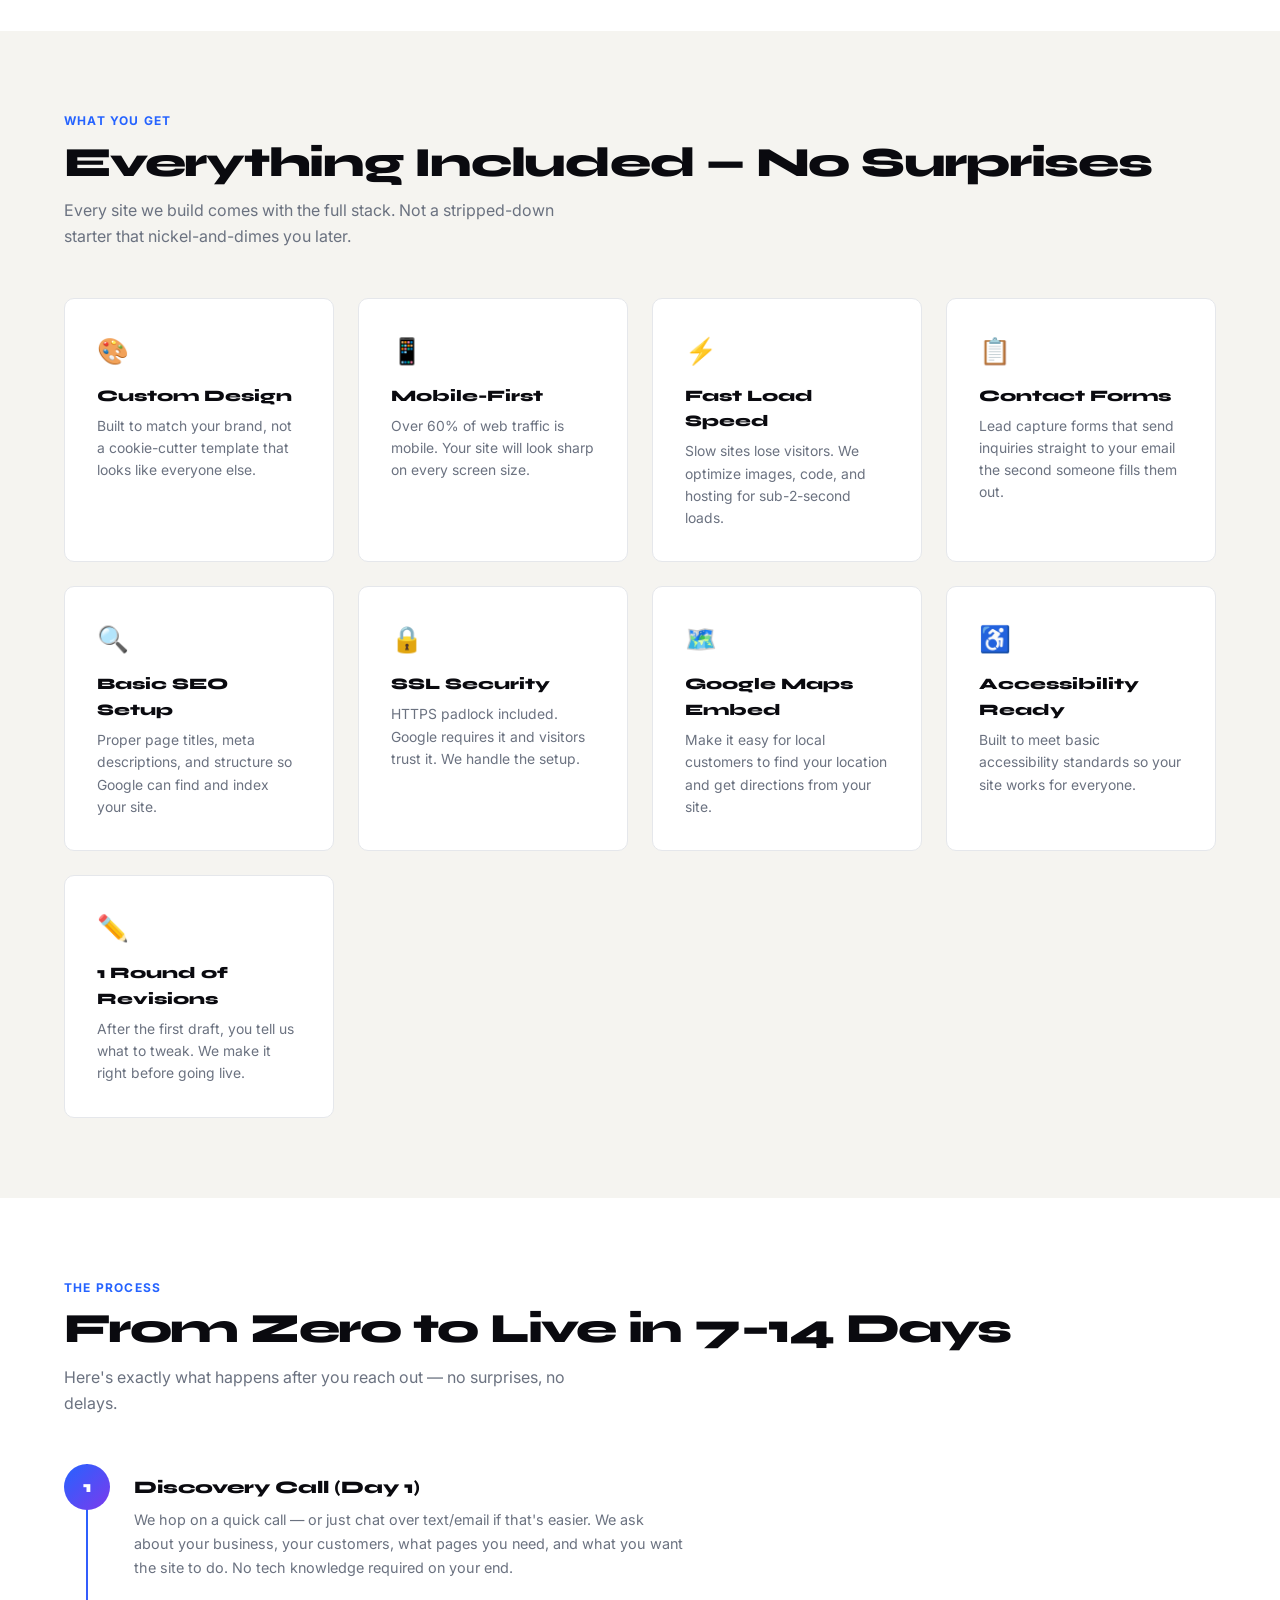
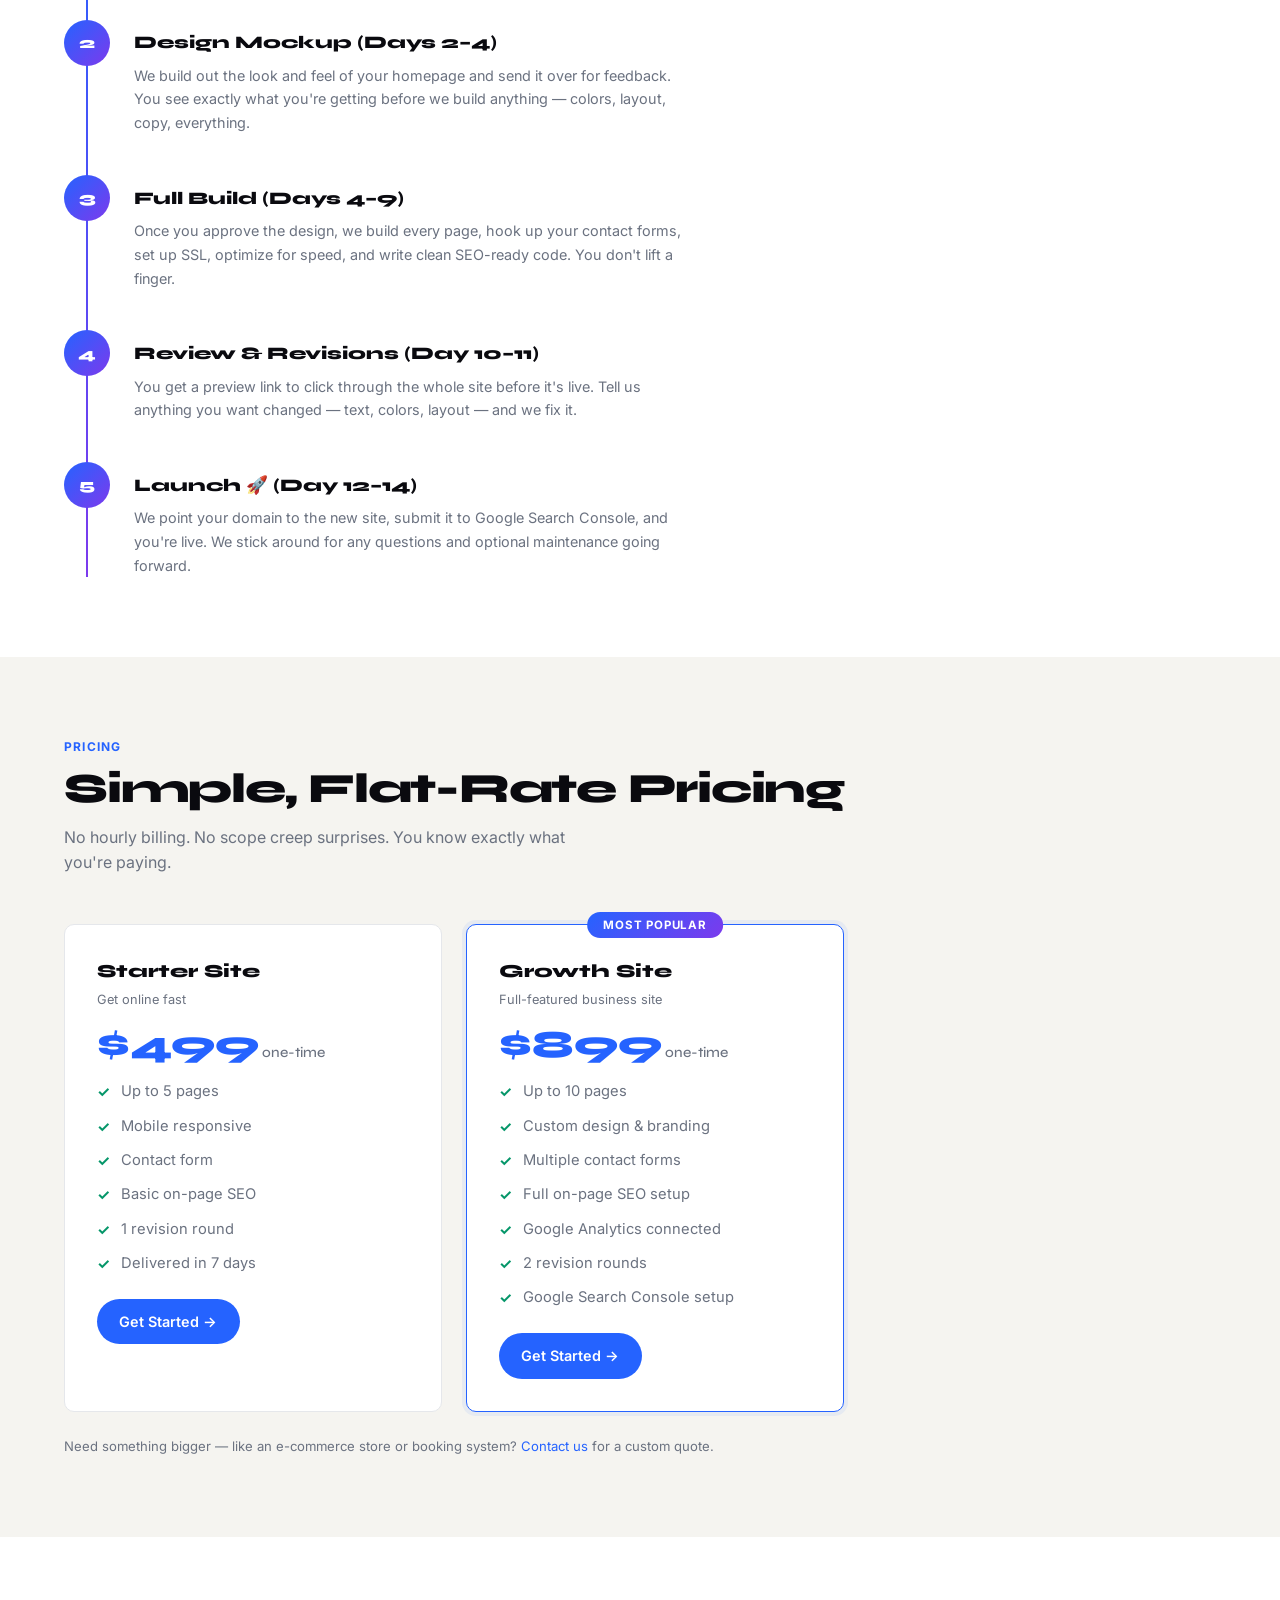
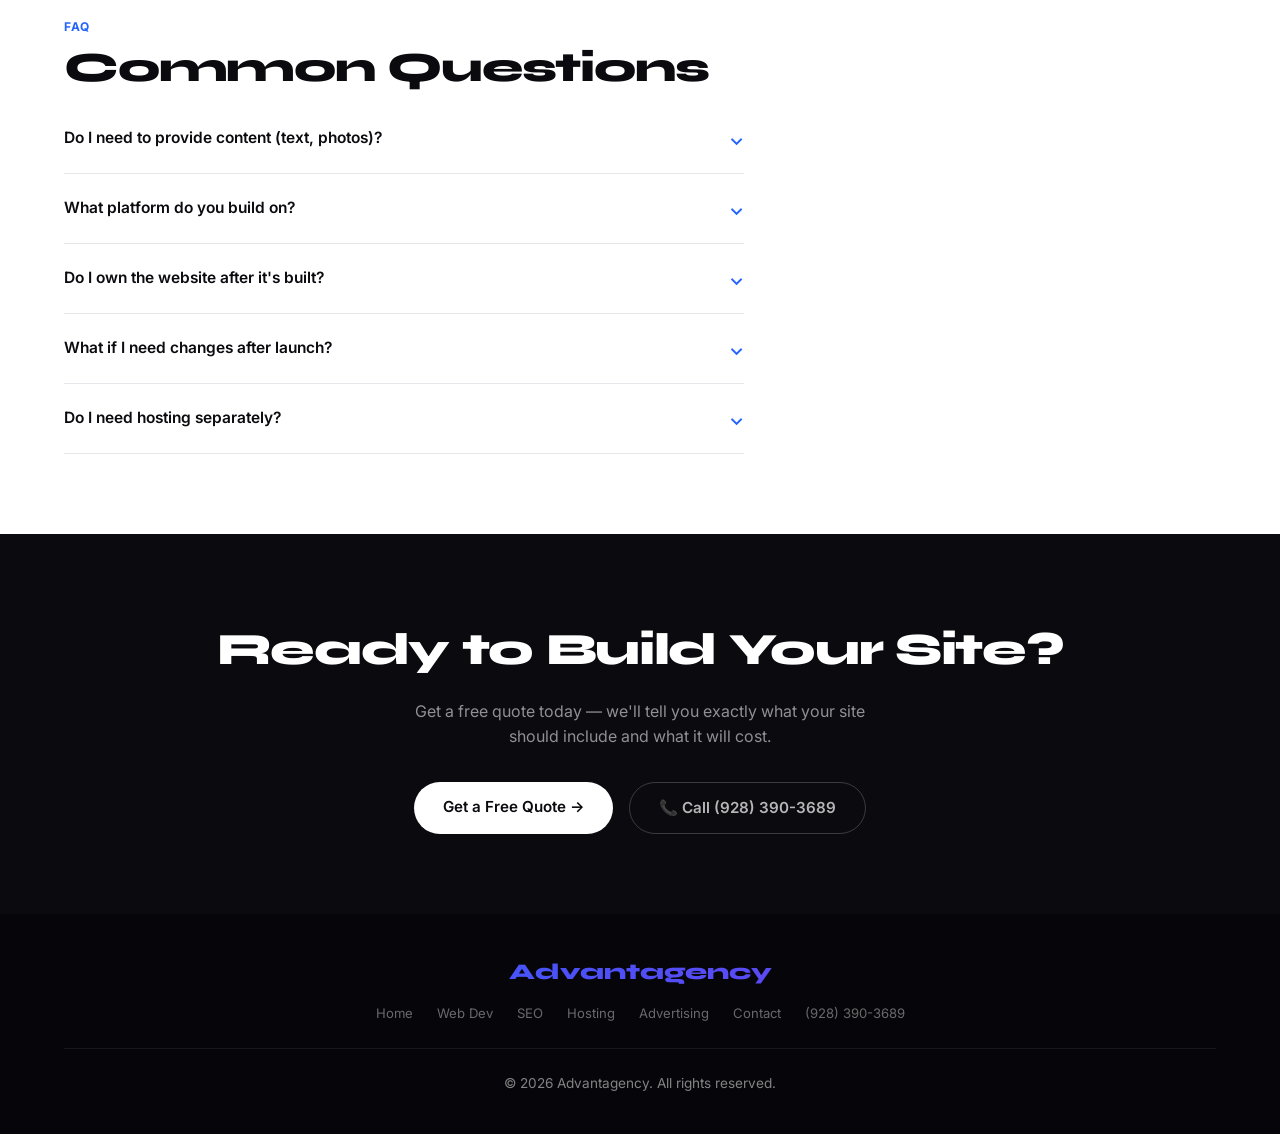
<file: website-development.html>
<!DOCTYPE html>
<html lang="en">
<head>
  <meta charset="UTF-8" />
  <meta name="viewport" content="width=device-width, initial-scale=1.0" />
  <title>Website Development Services | Advantagency – Yuma, AZ</title>
  <meta name="description" content="Custom website development for local businesses in Yuma, AZ. Fast, mobile-ready sites built to convert visitors into customers. Starting at $499." />
  <meta name="keywords" content="website development Yuma AZ, custom website design, small business website, affordable web design, local business website builder" />
  <meta name="robots" content="index, follow" />
  <link rel="canonical" href="https://advantagency.com/website-development" />
  <meta property="og:title" content="Website Development | Advantagency" />
  <meta property="og:description" content="Custom websites built for local businesses. Fast, professional, built to convert." />
  <meta property="og:type" content="website" />
  <script type="application/ld+json">
  {
    "@context": "https://schema.org",
    "@type": "Service",
    "serviceType": "Website Development",
    "provider": { "@type": "LocalBusiness", "name": "Advantagency", "telephone": "+19283903689", "email": "Advantagency@proton.me" },
    "name": "Custom Website Development",
    "description": "Professional website design and development for small businesses. Mobile-responsive, SEO-ready, fast-loading sites.",
    "areaServed": "Yuma, AZ",
    "offers": { "@type": "Offer", "price": "499", "priceCurrency": "USD" }
  }
  </script>
  <link rel="stylesheet" href="shared.css" />
</head>
<body>

<!-- NAV -->
<nav role="navigation" aria-label="Main navigation">
  <a class="nav-logo" href="index.html">Advantagency</a>
  <div class="nav-links">
    <a href="website-development.html" class="active" style="color:var(--accent)">Web Dev</a>
    <a href="seo.html">SEO</a>
    <a href="hosting.html">Hosting</a>
    <a href="advertising.html">Advertising</a>
    <a href="index.html#contact" class="nav-cta">Get Started</a>
  </div>
  <div class="hamburger" id="hamburger"><span></span><span></span><span></span></div>
</nav>
<div class="mobile-menu" id="mobileMenu">
  <a href="index.html">Home</a>
  <a href="website-development.html" onclick="closeMobile()">Website Development</a>
  <a href="seo.html" onclick="closeMobile()">SEO</a>
  <a href="hosting.html" onclick="closeMobile()">Hosting</a>
  <a href="advertising.html" onclick="closeMobile()">Advertising</a>
  <a href="index.html#contact" onclick="closeMobile()">Get Started</a>
</div>

<!-- SERVICE NAV -->
<div class="svc-nav" role="navigation" aria-label="Services navigation">
  <a href="website-development.html" class="active">🖥️ Website Development</a>
  <a href="seo.html">📈 SEO</a>
  <a href="hosting.html">⚡ Hosting</a>
  <a href="advertising.html">📣 Advertising</a>
</div>

<!-- HERO -->
<div class="svc-hero" aria-label="Website Development hero">
  <div class="svc-hero-bg"></div>
  <div class="svc-hero-grid"></div>
  <div class="svc-hero-inner">
    <div class="breadcrumb">
      <a href="index.html">Home</a>
      <span>›</span>
      <span>Website Development</span>
    </div>
    <div class="svc-badge">🖥️ Service</div>
    <h1>A Website That Actually <span class="grad">Wins You Business</span></h1>
    <p>Most business websites just sit there. Yours will work — bringing in calls, quote requests, and new customers on autopilot while you focus on the job.</p>
    <div class="hero-actions">
      <a href="index.html#contact" class="btn-hero-primary">Get a Free Quote →</a>
      <a href="#process" class="btn-hero-outline">See How It Works</a>
    </div>
  </div>
</div>

<!-- STATS BAR -->
<div class="stats-bar" aria-label="Key facts">
  <div class="stat-item"><div class="stat-num">7</div><div class="stat-label">Day avg. delivery</div></div>
  <div class="stat-item"><div class="stat-num">$499</div><div class="stat-label">Starting price</div></div>
  <div class="stat-item"><div class="stat-num">100%</div><div class="stat-label">Mobile responsive</div></div>
  <div class="stat-item"><div class="stat-num">&lt;2s</div><div class="stat-label">Target load time</div></div>
</div>

<!-- WHY YOUR SITE MATTERS -->
<section style="background: var(--white);" aria-label="Why your website matters">
  <div class="section-label">The Reality</div>
  <h2 class="section-title reveal">Your Website Is Your #1 Salesperson</h2>
  <p class="section-sub reveal">It works 24/7, never calls in sick, and is the first thing a potential customer sees before they decide to call you — or go to your competitor.</p>
  <div class="grid-2">
    <div class="card reveal">
      <div style="font-size:1.8rem; margin-bottom:0.8rem;">😬</div>
      <div style="font-family:var(--font-display); font-size:1.05rem; font-weight:800; margin-bottom:0.5rem;">Without a good website</div>
      <div class="check-list">
        <div class="check-item"><span style="color:var(--error);font-weight:700;">✗</span> People can't find you on Google</div>
        <div class="check-item"><span style="color:var(--error);font-weight:700;">✗</span> Visitors leave in under 5 seconds</div>
        <div class="check-item"><span style="color:var(--error);font-weight:700;">✗</span> No way to collect leads automatically</div>
        <div class="check-item"><span style="color:var(--error);font-weight:700;">✗</span> Looks unprofessional next to competitors</div>
        <div class="check-item"><span style="color:var(--error);font-weight:700;">✗</span> Missing on mobile (where 60%+ browse)</div>
      </div>
    </div>
    <div class="card reveal" style="border-color:var(--accent); box-shadow: 0 0 0 4px rgba(37,99,255,0.07);">
      <div style="font-size:1.8rem; margin-bottom:0.8rem;">🚀</div>
      <div style="font-family:var(--font-display); font-size:1.05rem; font-weight:800; margin-bottom:0.5rem;">With an Advantagency site</div>
      <div class="check-list">
        <div class="check-item"><span class="ck">✓</span> Optimized to rank on Google from day one</div>
        <div class="check-item"><span class="ck">✓</span> Clean design that builds trust instantly</div>
        <div class="check-item"><span class="ck">✓</span> Contact forms & calls-to-action that convert</div>
        <div class="check-item"><span class="ck">✓</span> Works perfectly on phone, tablet, desktop</div>
        <div class="check-item"><span class="ck">✓</span> Loads fast so visitors don't bounce</div>
      </div>
    </div>
  </div>
</section>

<!-- WHAT'S INCLUDED -->
<section style="background: var(--paper);" aria-label="What's included">
  <div class="section-label">What You Get</div>
  <h2 class="section-title reveal">Everything Included — No Surprises</h2>
  <p class="section-sub reveal">Every site we build comes with the full stack. Not a stripped-down starter that nickel-and-dimes you later.</p>
  <div class="grid-3">
    <div class="card reveal">
      <div style="font-size:1.6rem;margin-bottom:0.7rem;">🎨</div>
      <div style="font-family:var(--font-display);font-weight:800;margin-bottom:0.4rem;">Custom Design</div>
      <p style="font-size:0.87rem;color:var(--muted);">Built to match your brand, not a cookie-cutter template that looks like everyone else.</p>
    </div>
    <div class="card reveal">
      <div style="font-size:1.6rem;margin-bottom:0.7rem;">📱</div>
      <div style="font-family:var(--font-display);font-weight:800;margin-bottom:0.4rem;">Mobile-First</div>
      <p style="font-size:0.87rem;color:var(--muted);">Over 60% of web traffic is mobile. Your site will look sharp on every screen size.</p>
    </div>
    <div class="card reveal">
      <div style="font-size:1.6rem;margin-bottom:0.7rem;">⚡</div>
      <div style="font-family:var(--font-display);font-weight:800;margin-bottom:0.4rem;">Fast Load Speed</div>
      <p style="font-size:0.87rem;color:var(--muted);">Slow sites lose visitors. We optimize images, code, and hosting for sub-2-second loads.</p>
    </div>
    <div class="card reveal">
      <div style="font-size:1.6rem;margin-bottom:0.7rem;">📋</div>
      <div style="font-family:var(--font-display);font-weight:800;margin-bottom:0.4rem;">Contact Forms</div>
      <p style="font-size:0.87rem;color:var(--muted);">Lead capture forms that send inquiries straight to your email the second someone fills them out.</p>
    </div>
    <div class="card reveal">
      <div style="font-size:1.6rem;margin-bottom:0.7rem;">🔍</div>
      <div style="font-family:var(--font-display);font-weight:800;margin-bottom:0.4rem;">Basic SEO Setup</div>
      <p style="font-size:0.87rem;color:var(--muted);">Proper page titles, meta descriptions, and structure so Google can find and index your site.</p>
    </div>
    <div class="card reveal">
      <div style="font-size:1.6rem;margin-bottom:0.7rem;">🔒</div>
      <div style="font-family:var(--font-display);font-weight:800;margin-bottom:0.4rem;">SSL Security</div>
      <p style="font-size:0.87rem;color:var(--muted);">HTTPS padlock included. Google requires it and visitors trust it. We handle the setup.</p>
    </div>
    <div class="card reveal">
      <div style="font-size:1.6rem;margin-bottom:0.7rem;">🗺️</div>
      <div style="font-family:var(--font-display);font-weight:800;margin-bottom:0.4rem;">Google Maps Embed</div>
      <p style="font-size:0.87rem;color:var(--muted);">Make it easy for local customers to find your location and get directions from your site.</p>
    </div>
    <div class="card reveal">
      <div style="font-size:1.6rem;margin-bottom:0.7rem;">♿</div>
      <div style="font-family:var(--font-display);font-weight:800;margin-bottom:0.4rem;">Accessibility Ready</div>
      <p style="font-size:0.87rem;color:var(--muted);">Built to meet basic accessibility standards so your site works for everyone.</p>
    </div>
    <div class="card reveal">
      <div style="font-size:1.6rem;margin-bottom:0.7rem;">✏️</div>
      <div style="font-family:var(--font-display);font-weight:800;margin-bottom:0.4rem;">1 Round of Revisions</div>
      <p style="font-size:0.87rem;color:var(--muted);">After the first draft, you tell us what to tweak. We make it right before going live.</p>
    </div>
  </div>
</section>

<!-- HOW IT WORKS -->
<section id="process" style="background:var(--white);" aria-label="Development process">
  <div class="section-label">The Process</div>
  <h2 class="section-title reveal">From Zero to Live in 7–14 Days</h2>
  <p class="section-sub reveal">Here's exactly what happens after you reach out — no surprises, no delays.</p>
  <div style="max-width:620px;">
    <div class="timeline">
      <div class="tl-step reveal">
        <div class="tl-dot">1</div>
        <div class="tl-body">
          <div class="tl-title">Discovery Call (Day 1)</div>
          <p class="tl-desc">We hop on a quick call — or just chat over text/email if that's easier. We ask about your business, your customers, what pages you need, and what you want the site to do. No tech knowledge required on your end.</p>
        </div>
      </div>
      <div class="tl-step reveal">
        <div class="tl-dot">2</div>
        <div class="tl-body">
          <div class="tl-title">Design Mockup (Days 2–4)</div>
          <p class="tl-desc">We build out the look and feel of your homepage and send it over for feedback. You see exactly what you're getting before we build anything — colors, layout, copy, everything.</p>
        </div>
      </div>
      <div class="tl-step reveal">
        <div class="tl-dot">3</div>
        <div class="tl-body">
          <div class="tl-title">Full Build (Days 4–9)</div>
          <p class="tl-desc">Once you approve the design, we build every page, hook up your contact forms, set up SSL, optimize for speed, and write clean SEO-ready code. You don't lift a finger.</p>
        </div>
      </div>
      <div class="tl-step reveal">
        <div class="tl-dot">4</div>
        <div class="tl-body">
          <div class="tl-title">Review & Revisions (Day 10–11)</div>
          <p class="tl-desc">You get a preview link to click through the whole site before it's live. Tell us anything you want changed — text, colors, layout — and we fix it.</p>
        </div>
      </div>
      <div class="tl-step reveal" style="padding-bottom:0;">
        <div class="tl-dot">5</div>
        <div class="tl-body">
          <div class="tl-title">Launch 🚀 (Day 12–14)</div>
          <p class="tl-desc">We point your domain to the new site, submit it to Google Search Console, and you're live. We stick around for any questions and optional maintenance going forward.</p>
        </div>
      </div>
    </div>
  </div>
</section>

<!-- PACKAGES -->
<section style="background:var(--paper);" aria-label="Pricing packages">
  <div class="section-label">Pricing</div>
  <h2 class="section-title reveal">Simple, Flat-Rate Pricing</h2>
  <p class="section-sub reveal">No hourly billing. No scope creep surprises. You know exactly what you're paying.</p>
  <div class="grid-2" style="max-width:780px;">
    <div class="card reveal" style="border-color:var(--border);">
      <div style="font-family:var(--font-display);font-size:1.15rem;font-weight:800;margin-bottom:0.2rem;">Starter Site</div>
      <div style="font-size:0.8rem;color:var(--muted);margin-bottom:1rem;">Get online fast</div>
      <div style="font-family:var(--font-display);font-size:2.4rem;font-weight:800;color:var(--accent);line-height:1;margin-bottom:1rem;">$499<span style="font-size:0.9rem;font-weight:500;color:var(--muted);"> one-time</span></div>
      <div class="check-list" style="margin-bottom:1.5rem;">
        <div class="check-item"><span class="ck">✓</span> Up to 5 pages</div>
        <div class="check-item"><span class="ck">✓</span> Mobile responsive</div>
        <div class="check-item"><span class="ck">✓</span> Contact form</div>
        <div class="check-item"><span class="ck">✓</span> Basic on-page SEO</div>
        <div class="check-item"><span class="ck">✓</span> 1 revision round</div>
        <div class="check-item"><span class="ck">✓</span> Delivered in 7 days</div>
      </div>
      <a href="index.html#contact" class="btn-hero-primary" style="display:inline-flex;font-size:0.9rem;padding:0.7rem 1.4rem;">Get Started →</a>
    </div>
    <div class="card reveal" style="border-color:var(--accent); box-shadow: 0 0 0 4px rgba(37,99,255,0.07); position:relative;">
      <div style="position:absolute;top:-13px;left:50%;transform:translateX(-50%);background:linear-gradient(135deg,var(--accent),var(--accent2));color:white;font-size:0.72rem;font-weight:700;padding:0.25rem 1rem;border-radius:50px;text-transform:uppercase;letter-spacing:0.07em;white-space:nowrap;">Most Popular</div>
      <div style="font-family:var(--font-display);font-size:1.15rem;font-weight:800;margin-bottom:0.2rem;">Growth Site</div>
      <div style="font-size:0.8rem;color:var(--muted);margin-bottom:1rem;">Full-featured business site</div>
      <div style="font-family:var(--font-display);font-size:2.4rem;font-weight:800;color:var(--accent);line-height:1;margin-bottom:1rem;">$899<span style="font-size:0.9rem;font-weight:500;color:var(--muted);"> one-time</span></div>
      <div class="check-list" style="margin-bottom:1.5rem;">
        <div class="check-item"><span class="ck">✓</span> Up to 10 pages</div>
        <div class="check-item"><span class="ck">✓</span> Custom design & branding</div>
        <div class="check-item"><span class="ck">✓</span> Multiple contact forms</div>
        <div class="check-item"><span class="ck">✓</span> Full on-page SEO setup</div>
        <div class="check-item"><span class="ck">✓</span> Google Analytics connected</div>
        <div class="check-item"><span class="ck">✓</span> 2 revision rounds</div>
        <div class="check-item"><span class="ck">✓</span> Google Search Console setup</div>
      </div>
      <a href="index.html#contact" class="btn-hero-primary" style="display:inline-flex;font-size:0.9rem;padding:0.7rem 1.4rem;">Get Started →</a>
    </div>
  </div>
  <p style="margin-top:1.5rem;font-size:0.82rem;color:var(--muted);">Need something bigger — like an e-commerce store or booking system? <a href="index.html#contact" style="color:var(--accent);">Contact us</a> for a custom quote.</p>
</section>

<!-- FAQ -->
<section style="background:var(--white);" aria-label="FAQ">
  <div class="section-label">FAQ</div>
  <h2 class="section-title reveal">Common Questions</h2>
  <div style="max-width:680px;" class="reveal">
    <div class="faq-item" onclick="toggleFaq(this)">
      <div class="faq-q">Do I need to provide content (text, photos)?<span class="faq-arrow">⌄</span></div>
      <div class="faq-a">We can work with whatever you have. Got a logo? Great. Photos? Even better. No content at all? We'll write copy for your pages and use professional stock photos that match your business. Just tell us what you do and we handle the rest.</div>
    </div>
    <div class="faq-item" onclick="toggleFaq(this)">
      <div class="faq-q">What platform do you build on?<span class="faq-arrow">⌄</span></div>
      <div class="faq-a">It depends on your needs. Most local business sites are built clean with HTML/CSS/JS for maximum speed — no bloated page builders. For clients who want to update content themselves, we use WordPress. We recommend what makes the most sense for your situation.</div>
    </div>
    <div class="faq-item" onclick="toggleFaq(this)">
      <div class="faq-q">Do I own the website after it's built?<span class="faq-arrow">⌄</span></div>
      <div class="faq-a">Yes, 100%. You own all the code, the design, and the content. If you ever want to move to a different host or developer, everything is yours to take with you. No lock-in.</div>
    </div>
    <div class="faq-item" onclick="toggleFaq(this)">
      <div class="faq-q">What if I need changes after launch?<span class="faq-arrow">⌄</span></div>
      <div class="faq-a">Minor changes (text updates, adding a photo) we can handle for free if they're quick. Larger changes or ongoing maintenance are billed at a flat hourly rate or rolled into a monthly care plan. We'll always be upfront about cost before doing any work.</div>
    </div>
    <div class="faq-item" onclick="toggleFaq(this)">
      <div class="faq-q">Do I need hosting separately?<span class="faq-arrow">⌄</span></div>
      <div class="faq-a">We can bundle hosting for $29/month, or we can deploy your site to any host you already have. We also work with clients who want to host on Cloudflare Pages or similar — sometimes at zero monthly cost for simple sites.</div>
    </div>
  </div>
</section>

<!-- CTA BAND -->
<div class="cta-band">
  <h2>Ready to Build Your Site?</h2>
  <p>Get a free quote today — we'll tell you exactly what your site should include and what it will cost.</p>
  <div class="cta-btns">
    <a href="index.html#contact" class="btn-white">Get a Free Quote →</a>
    <a href="tel:+19283903689" class="btn-ghost">📞 Call (928) 390-3689</a>
  </div>
</div>

<!-- FOOTER -->
<footer role="contentinfo">
  <div class="footer-logo">Advantagency</div>
  <div class="footer-links">
    <a href="index.html">Home</a>
    <a href="website-development.html">Web Dev</a>
    <a href="seo.html">SEO</a>
    <a href="hosting.html">Hosting</a>
    <a href="advertising.html">Advertising</a>
    <a href="index.html#contact">Contact</a>
    <a href="tel:+19283903689">(928) 390-3689</a>
  </div>
  <div class="footer-bottom"><p>&copy; <span class="yr"></span> Advantagency. All rights reserved.</p></div>
</footer>

<div class="float-cta"><a href="tel:+19283903689" class="float-btn">📞 Call Now — 24/7</a></div>

<script>
  document.querySelectorAll('.yr').forEach(el => el.textContent = new Date().getFullYear());
  const hamburger = document.getElementById('hamburger');
  const mobileMenu = document.getElementById('mobileMenu');
  hamburger.addEventListener('click', () => mobileMenu.classList.toggle('open'));
  function closeMobile() { mobileMenu.classList.remove('open'); }
  const reveals = document.querySelectorAll('.reveal');
  const observer = new IntersectionObserver(entries => {
    entries.forEach((e, i) => { if (e.isIntersecting) { setTimeout(() => e.target.classList.add('visible'), i * 70); observer.unobserve(e.target); } });
  }, { threshold: 0.1 });
  reveals.forEach(el => observer.observe(el));
  function toggleFaq(el) {
    const isOpen = el.classList.contains('open');
    document.querySelectorAll('.faq-item').forEach(f => f.classList.remove('open'));
    if (!isOpen) el.classList.add('open');
  }
</script>
</body>
</html>
</file>
<file: shared.css>
/* ─── SHARED DESIGN TOKENS ───────────────────────────────────────── */
@import url('https://fonts.googleapis.com/css2?family=Syne:wght@700;800&family=Inter:wght@400;500;600&display=swap');

:root {
  --ink:      #0a0a0f;
  --paper:    #f5f4f0;
  --white:    #ffffff;
  --accent:   #2563ff;
  --accent2:  #7c3aed;
  --muted:    #6b7280;
  --border:   #e5e7eb;
  --success:  #059669;
  --error:    #dc2626;
  --font-display: 'Syne', 'Arial Black', sans-serif;
  --font-body:    'Inter', 'Helvetica Neue', sans-serif;
  --r: 10px;
  --transition: 0.22s cubic-bezier(.4,0,.2,1);
}

*, *::before, *::after { box-sizing: border-box; margin: 0; padding: 0; }
html { scroll-behavior: smooth; font-size: 16px; }
body { font-family: var(--font-body); background: var(--paper); color: var(--ink); line-height: 1.6; overflow-x: hidden; }
img { max-width: 100%; display: block; }
a { color: inherit; text-decoration: none; }
ul { list-style: none; }

/* NAV */
nav {
  position: fixed; top: 0; left: 0; right: 0; z-index: 999;
  display: flex; align-items: center; justify-content: space-between;
  padding: 0 5vw; height: 68px;
  background: rgba(245,244,240,0.92); backdrop-filter: blur(12px);
  border-bottom: 1px solid var(--border);
}
.nav-logo {
  font-family: var(--font-display); font-size: 1.45rem; font-weight: 800;
  letter-spacing: -0.03em;
  background: linear-gradient(135deg, var(--accent), var(--accent2));
  -webkit-background-clip: text; -webkit-text-fill-color: transparent;
}
.nav-links { display: flex; gap: 2rem; align-items: center; }
.nav-links a { font-size: 0.9rem; font-weight: 500; color: var(--muted); transition: color var(--transition); }
.nav-links a:hover { color: var(--ink); }
.nav-cta {
  background: var(--accent); color: var(--white) !important;
  padding: 0.45rem 1.2rem; border-radius: 50px;
  font-weight: 600 !important; font-size: 0.85rem !important;
  transition: background var(--transition) !important;
}
.nav-cta:hover { background: #1d4ed8 !important; }
.hamburger { display: none; flex-direction: column; gap: 5px; cursor: pointer; padding: 6px; }
.hamburger span { width: 24px; height: 2px; background: var(--ink); border-radius: 2px; }
.mobile-menu {
  display: none; position: fixed; top: 68px; left: 0; right: 0;
  background: var(--paper); border-bottom: 1px solid var(--border);
  z-index: 998; flex-direction: column; padding: 1.5rem 5vw; gap: 1.2rem;
}
.mobile-menu.open { display: flex; }
.mobile-menu a { font-size: 1rem; font-weight: 500; color: var(--ink); }

/* SERVICE HERO */
.svc-hero {
  padding: 9rem 5vw 5rem;
  position: relative; overflow: hidden;
  background: var(--ink); color: var(--white);
}
.svc-hero-bg {
  position: absolute; inset: 0; z-index: 0;
  background: radial-gradient(ellipse 70% 60% at 70% 40%, rgba(37,99,255,0.18) 0%, transparent 70%),
              radial-gradient(ellipse 50% 50% at 20% 70%, rgba(124,58,237,0.14) 0%, transparent 60%);
}
.svc-hero-grid {
  position: absolute; inset: 0; z-index: 0;
  background-image: linear-gradient(rgba(255,255,255,0.03) 1px, transparent 1px),
                    linear-gradient(90deg, rgba(255,255,255,0.03) 1px, transparent 1px);
  background-size: 50px 50px;
}
.svc-hero-inner { position: relative; z-index: 1; max-width: 760px; }
.breadcrumb { display: flex; align-items: center; gap: 0.5rem; font-size: 0.8rem; color: rgba(255,255,255,0.45); margin-bottom: 1.4rem; }
.breadcrumb a { color: rgba(255,255,255,0.45); transition: color var(--transition); }
.breadcrumb a:hover { color: rgba(255,255,255,0.85); }
.breadcrumb span { color: rgba(255,255,255,0.25); }
.svc-badge {
  display: inline-flex; align-items: center; gap: 0.5rem;
  background: rgba(255,255,255,0.08); border: 1px solid rgba(255,255,255,0.15);
  color: rgba(255,255,255,0.7); font-size: 0.78rem; font-weight: 600;
  padding: 0.35rem 1rem; border-radius: 50px; margin-bottom: 1.2rem;
  letter-spacing: 0.06em; text-transform: uppercase;
}
.svc-hero h1 {
  font-family: var(--font-display); font-size: clamp(2.4rem, 6vw, 4.2rem);
  font-weight: 800; letter-spacing: -0.04em; line-height: 1.06; margin-bottom: 1.2rem;
}
.svc-hero h1 .grad {
  background: linear-gradient(135deg, #60a5fa, #a78bfa);
  -webkit-background-clip: text; -webkit-text-fill-color: transparent;
}
.svc-hero p { font-size: 1.08rem; color: rgba(255,255,255,0.6); max-width: 560px; margin-bottom: 2rem; }
.hero-actions { display: flex; gap: 1rem; flex-wrap: wrap; }
.btn-hero-primary {
  background: var(--accent); color: white; border: none; border-radius: 50px;
  padding: 0.8rem 1.8rem; font-family: var(--font-body); font-size: 0.95rem;
  font-weight: 600; cursor: pointer; transition: all var(--transition);
  display: inline-flex; align-items: center; gap: 0.4rem;
}
.btn-hero-primary:hover { background: #1d4ed8; transform: translateY(-2px); box-shadow: 0 8px 24px rgba(37,99,255,0.4); }
.btn-hero-outline {
  background: transparent; color: rgba(255,255,255,0.75);
  border: 1.5px solid rgba(255,255,255,0.2); border-radius: 50px;
  padding: 0.8rem 1.8rem; font-family: var(--font-body); font-size: 0.95rem;
  font-weight: 600; cursor: pointer; transition: all var(--transition);
  display: inline-flex; align-items: center; gap: 0.4rem;
}
.btn-hero-outline:hover { border-color: rgba(255,255,255,0.6); color: white; }

/* QUICK STATS BAR */
.stats-bar {
  background: var(--white); border-bottom: 1px solid var(--border);
  padding: 1.4rem 5vw;
  display: flex; gap: 3rem; flex-wrap: wrap; align-items: center;
}
.stat-item { display: flex; flex-direction: column; gap: 0.1rem; }
.stat-num {
  font-family: var(--font-display); font-size: 1.6rem; font-weight: 800;
  background: linear-gradient(135deg, var(--accent), var(--accent2));
  -webkit-background-clip: text; -webkit-text-fill-color: transparent; line-height: 1;
}
.stat-label { font-size: 0.75rem; color: var(--muted); text-transform: uppercase; letter-spacing: 0.06em; }

/* SECTIONS */
section { padding: 5rem 5vw; }
.section-label { font-size: 0.75rem; font-weight: 700; text-transform: uppercase; letter-spacing: 0.1em; color: var(--accent); margin-bottom: 0.6rem; }
.section-title { font-family: var(--font-display); font-size: clamp(1.8rem, 3.5vw, 2.6rem); font-weight: 800; letter-spacing: -0.03em; line-height: 1.1; margin-bottom: 0.8rem; }
.section-sub { color: var(--muted); font-size: 1rem; max-width: 520px; margin-bottom: 3rem; }

/* REVEAL */
.reveal { opacity: 0; transform: translateY(22px); transition: opacity 0.55s ease, transform 0.55s ease; }
.reveal.visible { opacity: 1; transform: none; }

/* CARDS */
.card {
  background: var(--white); border: 1.5px solid var(--border);
  border-radius: var(--r); padding: 2rem; transition: all var(--transition);
}
.card:hover { border-color: var(--accent); transform: translateY(-3px); box-shadow: 0 12px 32px rgba(37,99,255,0.09); }

/* CHECK LIST */
.check-list { display: flex; flex-direction: column; gap: 0.7rem; }
.check-item { display: flex; align-items: flex-start; gap: 0.7rem; font-size: 0.92rem; color: var(--muted); line-height: 1.5; }
.check-item .ck { color: var(--success); font-weight: 700; flex-shrink: 0; margin-top: 1px; }

/* PROCESS TIMELINE */
.timeline { display: flex; flex-direction: column; gap: 0; position: relative; }
.timeline::before {
  content: ''; position: absolute; left: 22px; top: 0; bottom: 0;
  width: 2px; background: linear-gradient(to bottom, var(--accent), var(--accent2));
}
.tl-step { display: flex; gap: 1.5rem; padding: 0 0 2.5rem 0; position: relative; }
.tl-dot {
  width: 46px; height: 46px; border-radius: 50%;
  background: linear-gradient(135deg, var(--accent), var(--accent2));
  color: white; font-family: var(--font-display); font-size: 1rem; font-weight: 800;
  display: flex; align-items: center; justify-content: center;
  flex-shrink: 0; position: relative; z-index: 1;
}
.tl-body { padding-top: 0.6rem; }
.tl-title { font-family: var(--font-display); font-size: 1.1rem; font-weight: 800; margin-bottom: 0.4rem; }
.tl-desc { font-size: 0.9rem; color: var(--muted); line-height: 1.65; }

/* FAQ */
.faq-item {
  border-bottom: 1px solid var(--border); padding: 1.2rem 0; cursor: pointer;
}
.faq-q {
  display: flex; justify-content: space-between; align-items: center; gap: 1rem;
  font-weight: 600; font-size: 0.97rem;
}
.faq-arrow { font-size: 1.2rem; color: var(--accent); transition: transform var(--transition); flex-shrink: 0; }
.faq-a { font-size: 0.88rem; color: var(--muted); line-height: 1.7; max-height: 0; overflow: hidden; transition: max-height 0.35s ease, padding var(--transition); }
.faq-item.open .faq-arrow { transform: rotate(180deg); }
.faq-item.open .faq-a { max-height: 300px; padding-top: 0.75rem; }

/* CTA BAND */
.cta-band {
  background: var(--ink); color: var(--white);
  text-align: center; padding: 5rem 5vw;
}
.cta-band h2 { font-family: var(--font-display); font-size: clamp(1.8rem, 4vw, 2.8rem); font-weight: 800; letter-spacing: -0.03em; margin-bottom: 0.8rem; }
.cta-band p { color: rgba(255,255,255,0.55); font-size: 1rem; margin-bottom: 2rem; max-width: 480px; margin-left: auto; margin-right: auto; }
.cta-btns { display: flex; gap: 1rem; justify-content: center; flex-wrap: wrap; }
.btn-white { background: white; color: var(--ink); border-radius: 50px; padding: 0.8rem 1.8rem; font-weight: 600; font-size: 0.95rem; transition: all var(--transition); }
.btn-white:hover { background: #f0f0f0; transform: translateY(-2px); }
.btn-ghost { background: transparent; color: rgba(255,255,255,0.7); border: 1.5px solid rgba(255,255,255,0.2); border-radius: 50px; padding: 0.8rem 1.8rem; font-weight: 600; font-size: 0.95rem; transition: all var(--transition); }
.btn-ghost:hover { border-color: rgba(255,255,255,0.6); color: white; }

/* SERVICE NAV BAR */
.svc-nav {
  background: var(--white); border-bottom: 1px solid var(--border);
  padding: 0 5vw; display: flex; gap: 0; overflow-x: auto;
  position: sticky; top: 68px; z-index: 90;
}
.svc-nav::-webkit-scrollbar { height: 0; }
.svc-nav a {
  padding: 1rem 1.4rem; font-size: 0.85rem; font-weight: 600;
  color: var(--muted); border-bottom: 2.5px solid transparent;
  white-space: nowrap; transition: all var(--transition);
}
.svc-nav a:hover, .svc-nav a.active { color: var(--accent); border-bottom-color: var(--accent); }

/* FLOAT */
.float-cta { position: fixed; bottom: 1.5rem; right: 1.5rem; z-index: 900; }
.float-btn {
  background: linear-gradient(135deg, var(--accent), var(--accent2));
  color: white; border: none; border-radius: 50px; padding: 0.75rem 1.3rem;
  font-family: var(--font-body); font-size: 0.88rem; font-weight: 600;
  cursor: pointer; box-shadow: 0 4px 20px rgba(37,99,255,0.35);
  transition: all var(--transition); display: flex; align-items: center; gap: 0.5rem; text-decoration: none;
}
.float-btn:hover { transform: translateY(-2px); }

/* FOOTER */
footer { background: #06060a; color: rgba(255,255,255,0.5); text-align: center; padding: 2.5rem 5vw; font-size: 0.85rem; }
.footer-logo { font-family: var(--font-display); font-size: 1.4rem; font-weight: 800; background: linear-gradient(135deg, var(--accent), var(--accent2)); -webkit-background-clip: text; -webkit-text-fill-color: transparent; margin-bottom: 0.8rem; }
.footer-links { display: flex; gap: 1.5rem; justify-content: center; flex-wrap: wrap; margin-bottom: 1.5rem; }
.footer-links a { color: rgba(255,255,255,0.4); font-size: 0.82rem; transition: color var(--transition); }
.footer-links a:hover { color: rgba(255,255,255,0.85); }
.footer-bottom { border-top: 1px solid rgba(255,255,255,0.07); padding-top: 1.5rem; margin-top: 1.5rem; }

/* GRID UTILS */
.grid-2 { display: grid; grid-template-columns: repeat(auto-fit, minmax(280px, 1fr)); gap: 1.5rem; }
.grid-3 { display: grid; grid-template-columns: repeat(auto-fit, minmax(220px, 1fr)); gap: 1.5rem; }

/* RESPONSIVE */
@media (max-width: 768px) {
  .nav-links { display: none; }
  .hamburger { display: flex; }
  section { padding: 3.5rem 5vw; }
  .stats-bar { gap: 1.5rem; }
}
</file>
